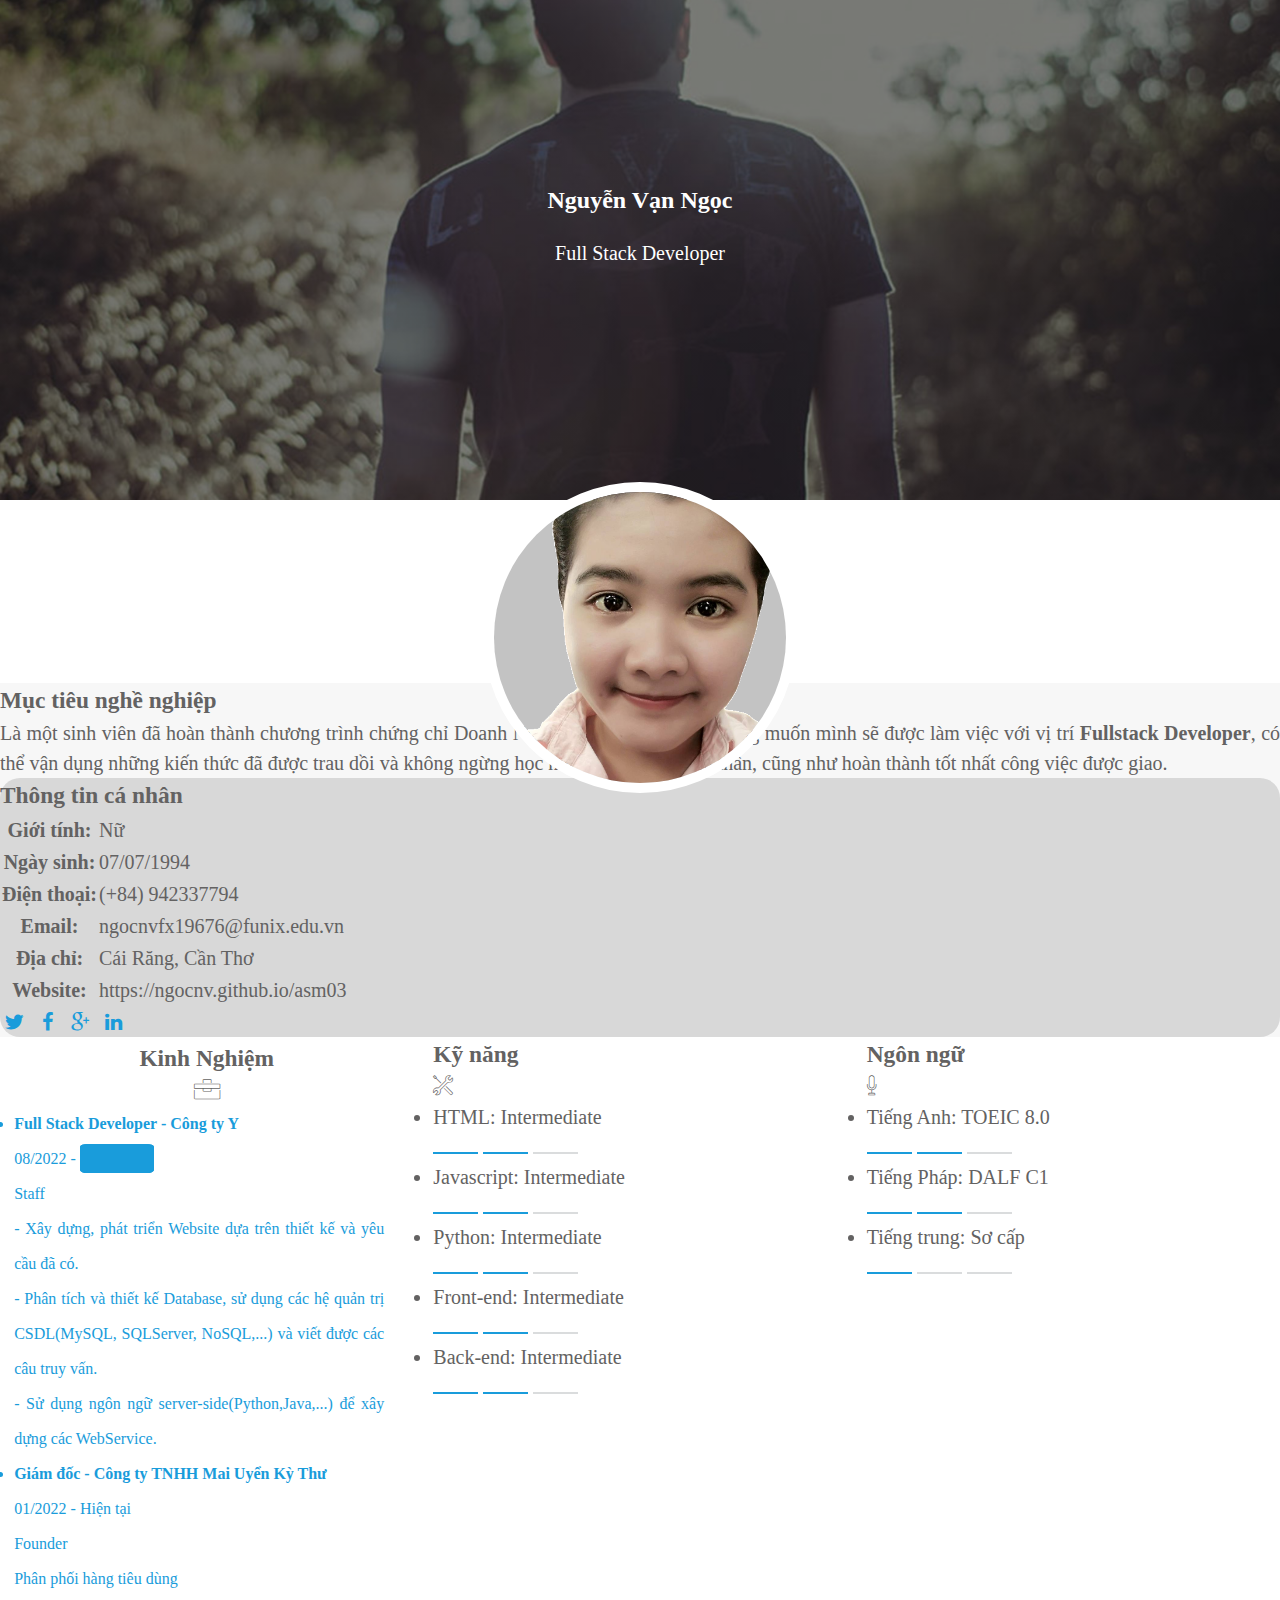
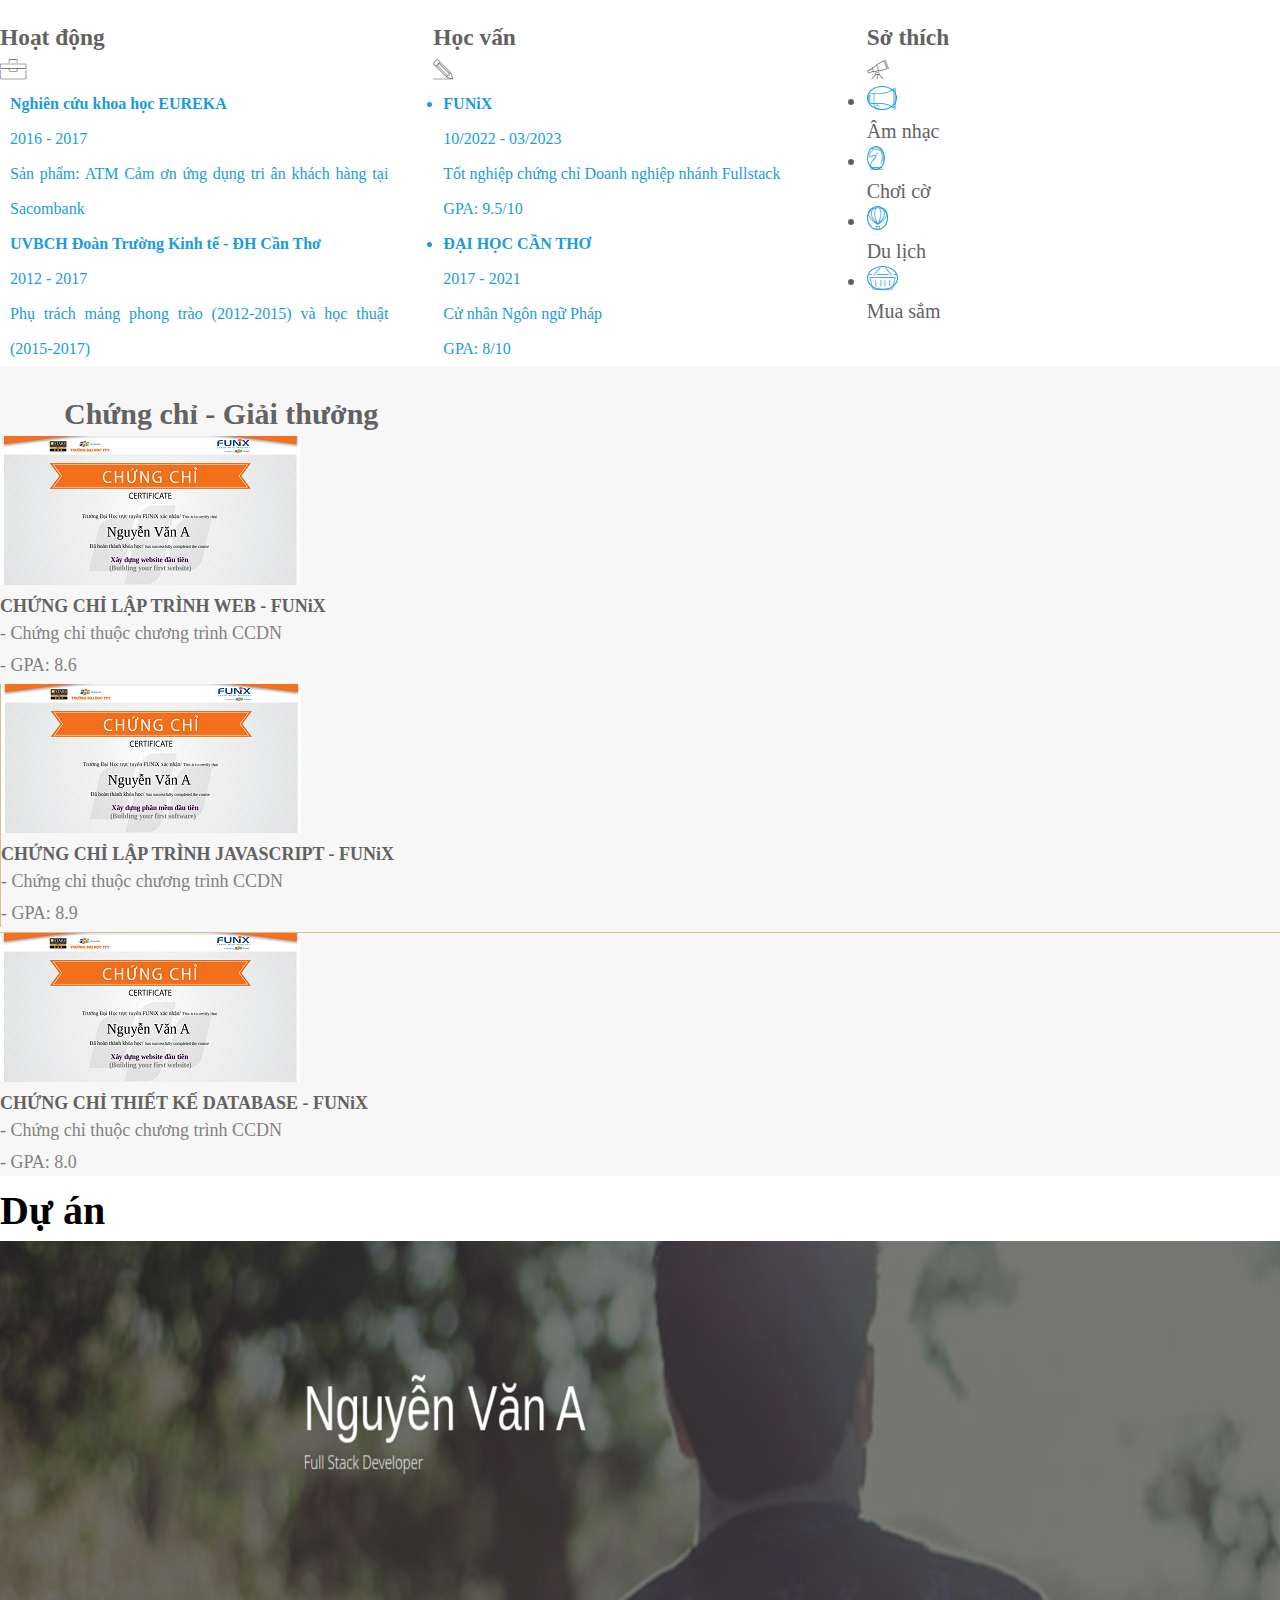
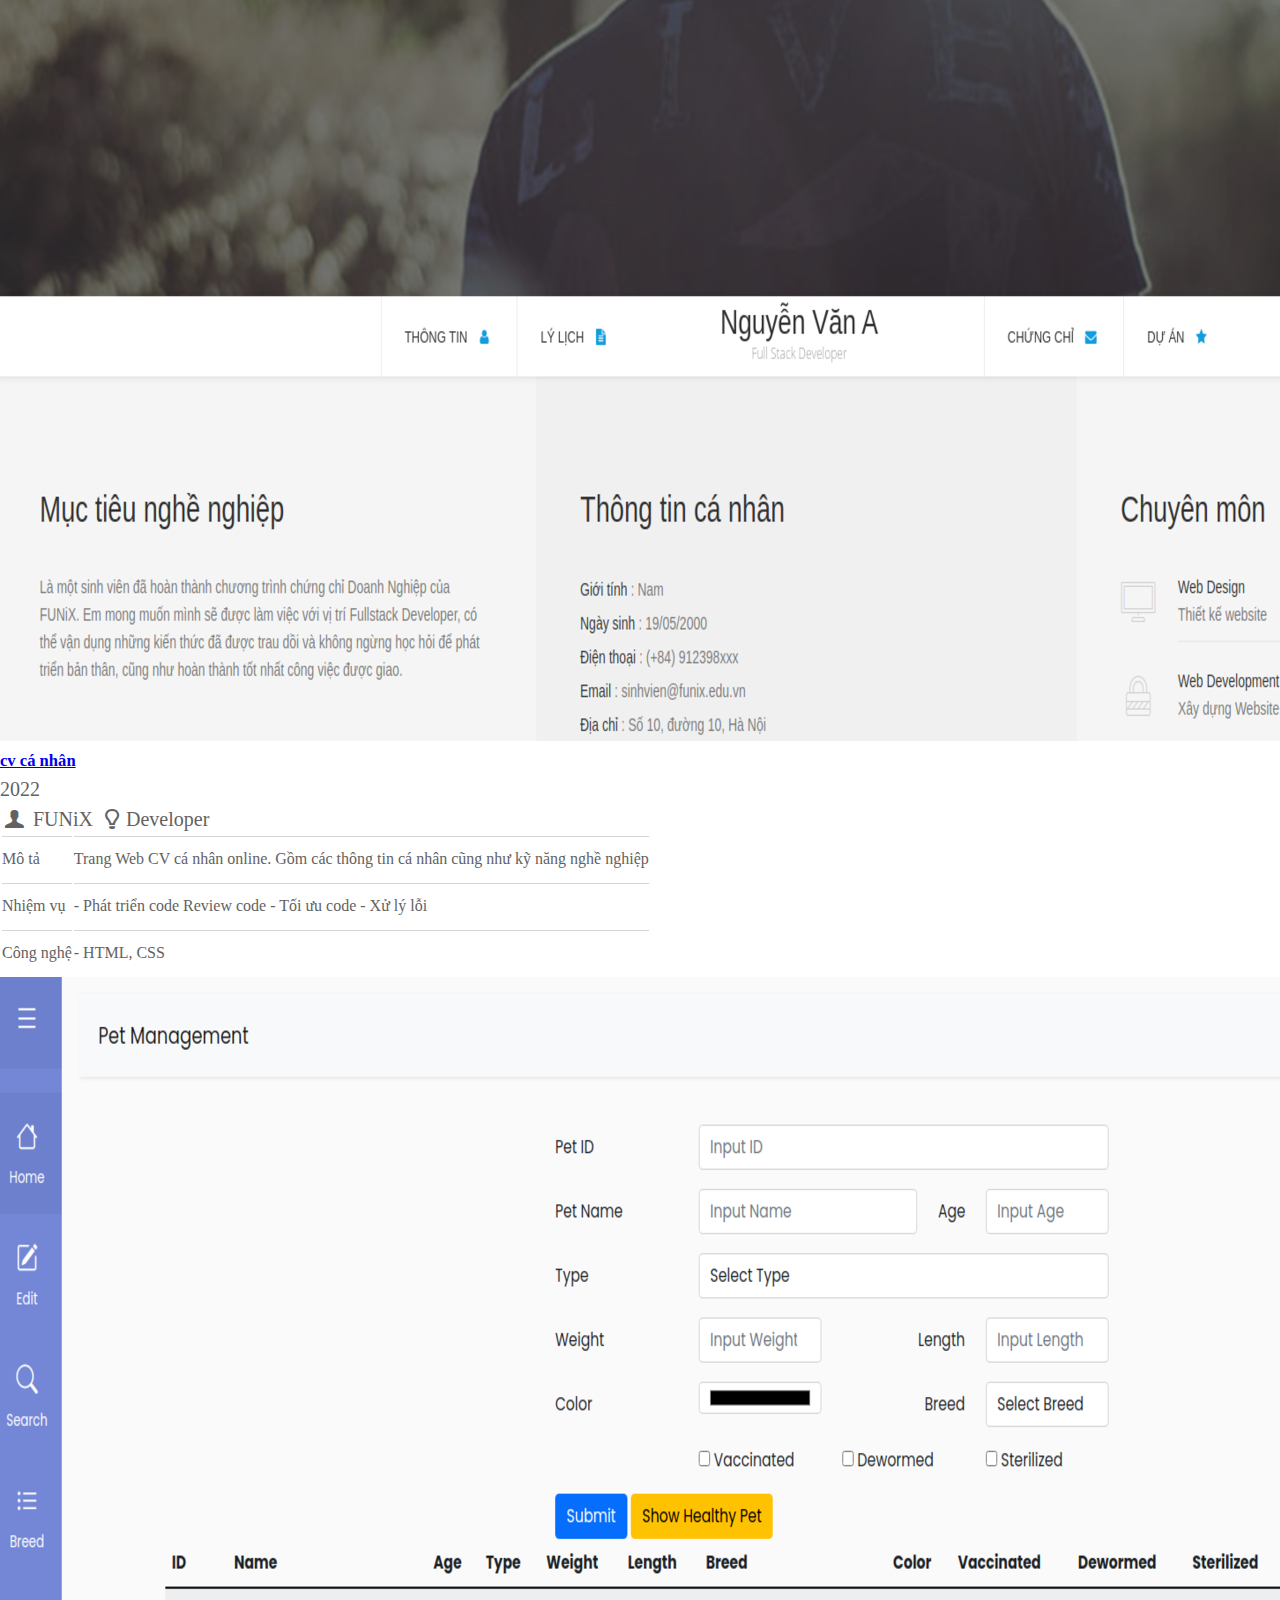
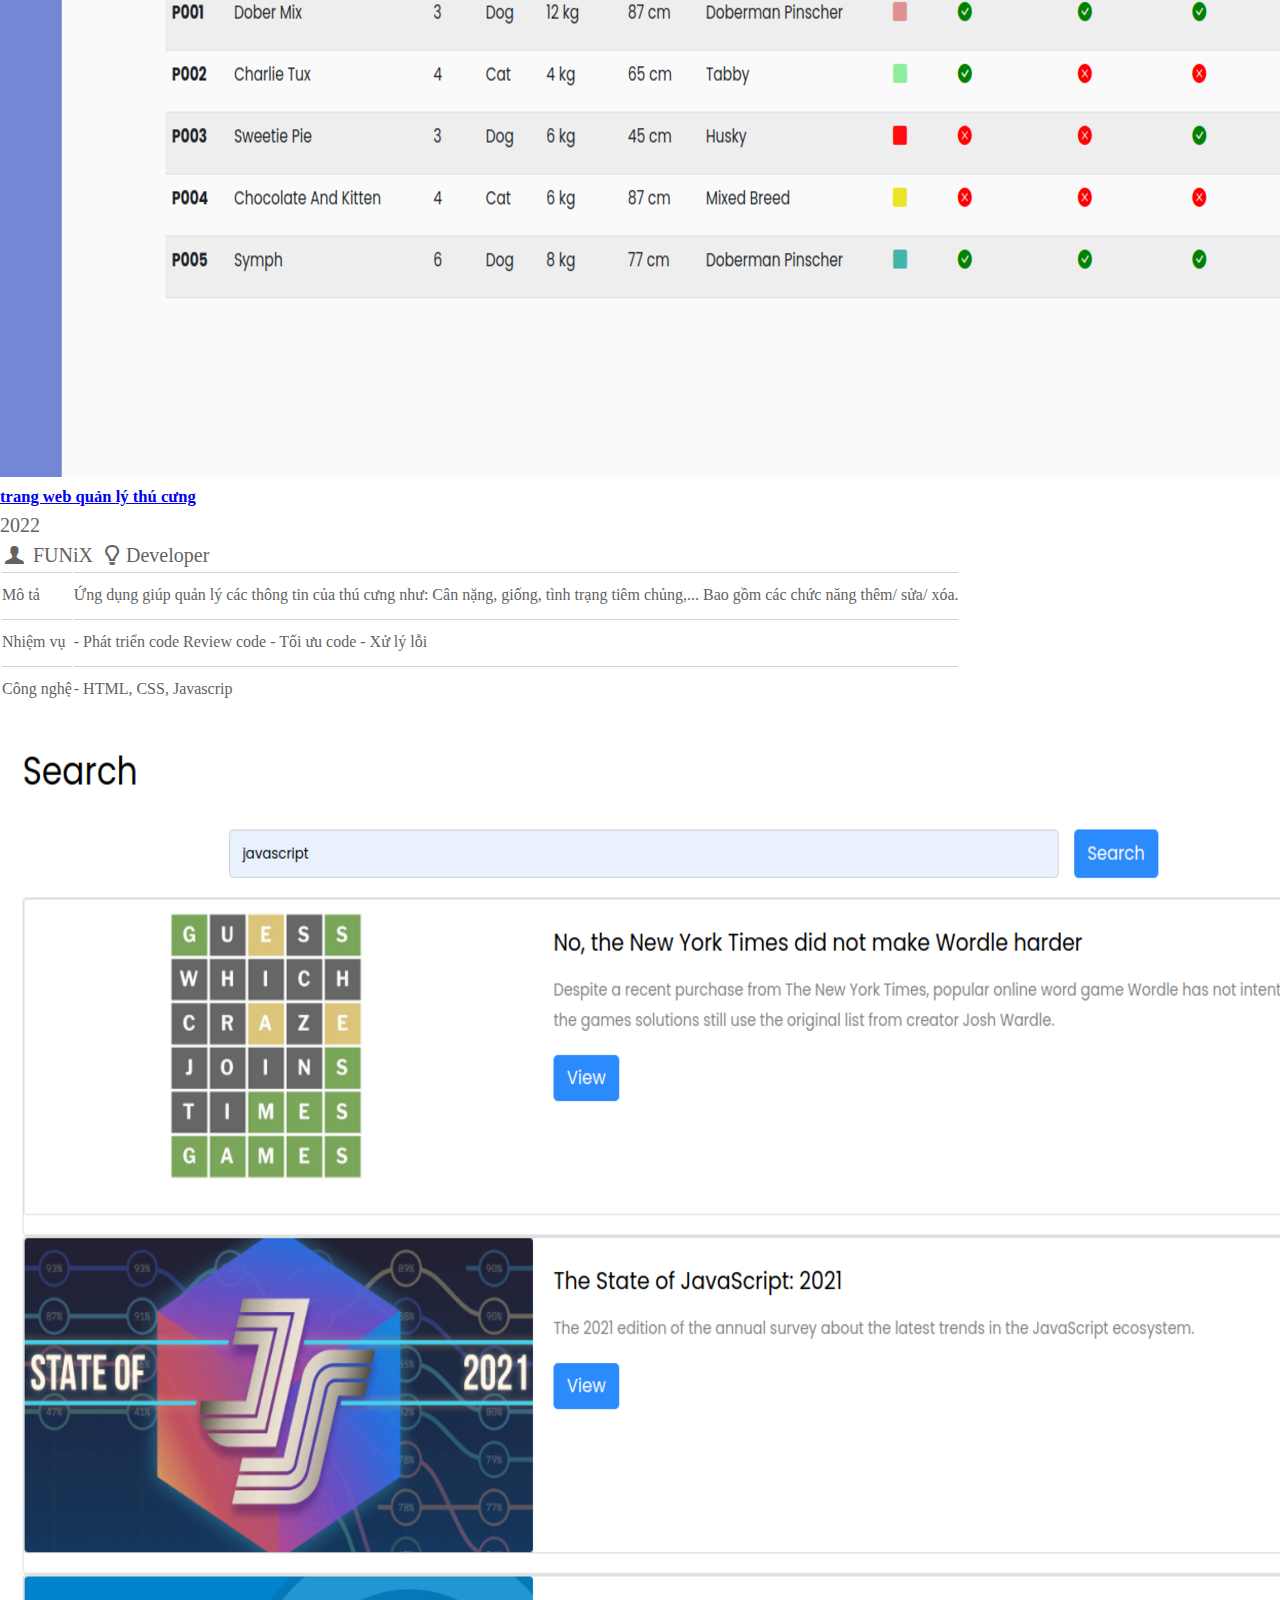
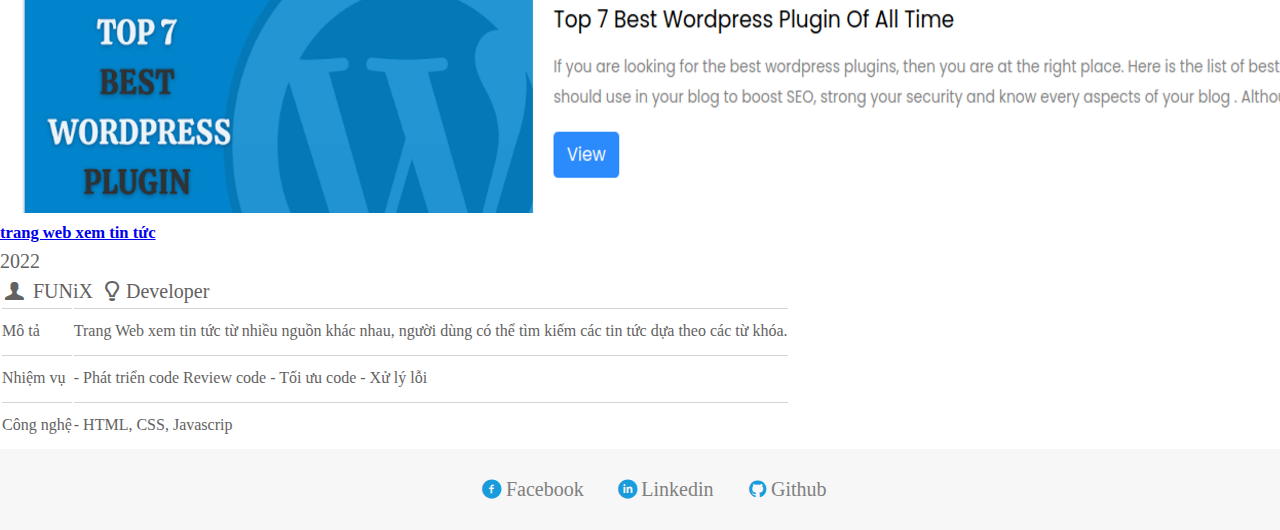
<file: index.html>
<!DOCTYPE html>
<html lang="en">
  <head>
    <meta charset="UTF-8" />
    <meta http-equiv="X-UA-Compatible" content="IE=edge" />
    <meta name="robots" content="noindex" />
    <meta name="viewport" content="width=device-width, initial-scale=1.0" />

    <!--BOOTSTRAP CSS-->
    <link
      href="https://cdn.jsdelivr.net/npm/bootstrap@5.1.3/dist/css/bootstrap.min.css"
      rel="stylesheet"
      integrity="sha384-1BmE4kWBq78iYhFldvKuhfTAU6auU8tT94WrHftjDbrCEXSU1oBoqyl2QvZ6jIW3"
      crossorigin="anonymous"
    />
    <link rel="stylesheet" href="./css/font.css" />
    <link rel="stylesheet" href="./css/laptop.css" />
    <link rel="stylesheet" href="./css/tablet.css" />
    <link rel="stylesheet" href="./css/mobile.css" />
    <title>Assignment 03</title>
  </head>

  <body>
    <!--Banner-->
    <section class="banner">
      <div class="container-fluid">
        <div class="banner-wrap">
          <h1>Nguyễn Vạn Ngọc</h1>
          <p>Full Stack Developer</p>
          <!--<p><a class="btn btn-lg btn-primary" href="#">Contact me</a></p>-->
        </div>
      </div>
    </section>

    <!--Menu nav-bar-->
    <section id="nav-bar">
      <nav class="container">
        <div class="row align-items-center border-top border-bottom nav-bar">
          <!--<div class="navbar">-->
          <div class="col menu-nav pt-4 pb-4 border-star border-end">
            <i class="icon-user"></i><a href="#about">Thông tin</a>
          </div>
          <div class="col menu-nav pt-4 pb-4 border-star border-end">
            <i class="icon-doc-text-inv"></i><a href="#job-info">Lý lịch</a>
          </div>
          <div
            class="col menu-nav nav-name d-none d-lg-block border-star border-end"
          >
            <!-- avatar - nang cao -->
            <div class="avatar d-none d-lg-block">
              <img src="./images/PICTURE-removebg-preview.png" alt="avatar" />
            </div>
            <!-- avatar - nang cao -->
            <div class="name collapse">
              <h6>Nguyễn Vạn Ngọc</h6>
              <p>Full Stack Developer</p>
            </div>
          </div>
          <div class="col menu-nav pt-4 pb-4 border-star border-end">
            <i class="icon-mail-alt"></i><a href="#certificate">Chứng chỉ</a>
          </div>
          <div class="col menu-nav pt-4 pb-4 border-star border-end">
            <i class="icon-star-1"></i><a href="#project">Dự Án</a>
          </div>
          <!--</div>-->
        </div>
      </nav>
    </section>

    <!--INFO-->
    <section id="about" class="bg-grey">
      <div class="container-fluid p-lg-5 p-2">
        <!--Chia 2 cột-->
        <div class="row row-cols-1 row-cols-sm-2">
          <!-- MỤC TIÊU NGHỀ NGHIỆP-->
          <div class="col">
            <div id="target" class="p-3 p-lg-5">
              <h3 class="section-title my-4">Mục tiêu nghề nghiệp</h3>
              <p>
                Là một sinh viên đã hoàn thành chương trình chứng chỉ Doanh
                Nghiệp của FUNiX. Em mong muốn mình sẽ được làm việc với vị trí
                <b>Fullstack Developer</b>, có thể vận dụng những kiến thức đã
                được trau dồi và không ngừng học hỏi để phát triển bản thân,
                cũng như hoàn thành tốt nhất công việc được giao.
              </p>
            </div>
          </div>
          <!--Target-->

          <!--Personal-->
          <div class="col">
            <div id="personal-info" class="p-3 p-lg-5">
              <h3 class="section-title my-4">Thông tin cá nhân</h3>
              <table class="mt-40 personal">
                <tr>
                  <th>Giới tính:</th>
                  <td class="p-1">Nữ</td>
                </tr>
                <tr>
                  <th>Ngày sinh:</th>
                  <td class="p-1">07/07/1994</td>
                </tr>
                <tr>
                  <th>Điện thoại:</th>
                  <td class="p-1">(+84) 942337794</td>
                </tr>
                <tr>
                  <th>Email:</th>
                  <td class="p-1">ngocnvfx19676@funix.edu.vn</td>
                </tr>
                <tr>
                  <th>Địa chỉ:</th>
                  <td class="p-1">Cái Răng, Cần Thơ</td>
                </tr>
                <tr>
                  <th>Website:</th>
                  <td class="p-1">https://ngocnv.github.io/asm03</td>
                </tr>
              </table>
              <div class="link-icon mt-2">
                <a href="#"><i class="icon-twitter mx-2 icon"></i></a>
                <a href="#"><i class="icon-facebook mx-2 icon"></i></a>
                <a href="#"><i class="icon-gplus mx-2 icon"></i></a>
                <a href="#"><i class="icon-linkedin mx-2 icon"></i></a>
              </div>
              <!---->
            </div>
          </div>
          <!--Personal-->
        </div>
        <!------>
      </div>
      <!--Hết cột-->
    </section>

    <!--phần thông tin việc làm-->
    <section id="job-info">
      <div class="container p-5">
        <div class="job-info-grid row">
          <!--Kinh nghiệm-->
          <article class="experience border orther-1 ">
            <div class="row " >
              <div class="col-9 py-4">
                <h3>Kinh Nghiệm</h3>
              </div>
              <div class="col-3 py-4">
                <i class="text-info fs-2 ic-toolbox"></i>
              </div>
              <!--Nội dung-->
              <ul class="set-height1 col-12 ps-5 list-group">
                <li class="dots text-dark">
                  <span class="job-dots"><b>Full Stack Developer - Công ty Y</b><br />
                    <span class="fst-italic">08/2022 - </span><span class="now">Hiện tại</span> <br />Staff<br />
                  </span>
                  <div class="text-dark">- Xây dựng, phát triển Website dựa trên thiết kế và yêu cầu
                      đã có.</br>
                   - Phân tích và thiết kế Database, sử dụng các hệ quản trị CSDL(MySQL, SQLServer, NoSQL,...) và viết được các câu truy vấn.
                </br>- Sử dụng ngôn ngữ server-side(Python,Java,...) để xây dựng các WebService.
                  </p>
                </div>
                </li>
                <!-- Kinh nghiệm 2 bắt đầu -->
                <li class="dots text-dark">
                  <span class="job-dots"><b>Giám đốc - Công ty TNHH Mai Uyển Kỳ Thư</b><br />
                    <span class="fst-italic">01/2022 - Hiện tại</span> <br />Founder<br />
                    Phân phối hàng tiêu dùng</span>
                </li>
              </ul>
            </div>
          </article>

          <!--Kỹ năng-->
          <article class="skill border orther-2">
            <div class="row">
              <div class="col-9 py-4 ps-5">
                <h3>Kỹ năng</h3>
              </div>
              <div class="col-3 py-4 ">
                <i class="text-info fs-2  ic-tools-2"></i>
              </div>
              <ul  class="ps-5 set-height2 col-12 ms-3 list-unstyled">
                <!--Kỹ năng 1 bắt đầu-->
                <li>HTML: Intermediate</li>
                <div>
                  <span class="html-skill"></span>
                  <span class="html1-skill"></span>
                  <span class="html2-skill"></span>
                </div>
                <!--Kỹ năng 2 bắt đầu-->
                <li>Javascript: Intermediate</li>
                <div class="line-blue-grey">
                  <span class="java-skill"></span>
                  <span class="java1-skill"></span>
                  <span class="java2-skill"></span>
                </div>
                <!--Kỹ năng 3 bắt đầu-->
                <li>Python: Intermediate</li>
                <div class="line-blue-grey">
                  <span class="py-skill"></span>
                  <span class="py1-skill"></span>
                  <span class="py2-skill"></span>
                </div>
                <!--Kỹ năng 4 bắt đầu-->
                <li>Front-end: Intermediate</li>
                <div class="line-blue-grey">
                  <span class="fr-skill"></span>
                  <span class="fr1-skill"></span>
                  <span class="fr2-skill"></span>
                </div>
                <!--Kỹ năng 5 bắt đầu-->
                <li>Back-end: Intermediate</li>
                <div class="line-blue-grey">
                  <span class="back-skill"></span>
                  <span class="back1-skill"></span>
                  <span class="back2-skill"></span>
                </div>
              </ul>
            </div>
          </article>

          <!--Ngôn ngữ-->
          <article class="lang border orther-3">
            <div class="row">
              <div class="col-9 py-4 ps-5">
                <h3>Ngôn ngữ</h3>
              </div>
              <div class="col-3 py-4">
                <i class="text-info fs-2 ic-mic"></i>
              </div>
              <ul  class="ps-5 set-height2 col-12 ms-3 list-unstyled">
                <!--Ngôn ngữ 1 bắt đầu-->
                <li>Tiếng Anh: TOEIC 8.0</li>
                <div class="line-blue-grey" >
                  <span class="english"></span>
                  <span class="english1"></span>
                  <span class="english2"></span>
                </div>
                <!--Ngôn ngữ 2 bắt đầu-->
                <li>Tiếng Pháp: DALF C1</li>
                <div  class="line-blue-grey">
                  <span class="france"></span>
                  <span class="france1"></span>
                  <span class="france2"></span>
                </div>
                <!--Ngôn ngữ 3 bắt đầu-->
                <li>Tiếng trung: Sơ cấp</li>
                <div class="line-blue-grey">
                  <span class="chinese"></span>
                  <span class="chinese1"></span>
                  <span class="chinese2"></span>
                </div>
              </ul>
            </div>
          </article>

          <!--Hoạt động-->
          <article class="activities border orther-4">
            <div class="row">
              <div class="col-9 py-4 ps-5">
                <h3>Hoạt động</h3>
              </div>
              <div class="col-3 py-4">
                <i class="text-info fs-2 ic-toolbox"></i>
              </div>
              <ul class="set-height1 col-12 ps-5 list-group  ">
                <!-- HD1 bắt đầu-->
              
                <li class="dots text-dark">
                  <span class="job-dots"><b>Nghiên cứu khoa học EUREKA</b></span><br />
                    <span class="fst-italic"> 2016 - 2017</span>
                    <p class="text-dark">Sản phẩm: ATM Cảm ơn ứng dụng tri ân khách hàng tại
                    Sacombank</p
                  >
                </li>

                <!-- HD2 bắt đầu-->
                <li class="dots text-dark">
                  <span class="job-dots"><b>UVBCH Đoàn Trường Kinh tế - ĐH Cần Thơ</b></span><br />
                    <span class="fst-italic"> 2012 - 2017</span>
                    <p class="text-dark">Phụ trách mảng phong trào (2012-2015) và học thuật
                      (2015-2017)</p
                  >
                </li>                
              </ul>
            </div>
          </article>

          <!--Học vấn-->
          <article class="education border orther-5">
            <div class="row">
              <div class="col-9 py-4 ps-5">
                <h3>Học vấn</h3>
              </div>
              <div class="col-3 py-4">
                <i class="text-info fs-2 ic-pencil"></i>
              </div>
                <!--bảng học vấn bắt đầu-->
                <ul class="set-height1 col-12 ps-5 list-group ">
                  <li class="dots text-dark">
                    <span class="job-dots"><b>FUNiX</b></span><br />
                      <span class="fst-italic"> 10/2022 - 03/2023 </span>
                      <p class="text-dark"> Tốt nghiệp chứng chỉ Doanh nghiệp nhánh Fullstack<br />
                        GPA: 9.5/10</p
                    >
                  </li> 
                  <li class="dots text-dark">
                    <span class="job-dots"><b>ĐẠI HỌC CẦN THƠ</b></span><br />
                      <span class="fst-italic"> 2017 - 2021 </span>
                      <p class="text-dark"> Cử nhân Ngôn ngữ Pháp<br />
                        GPA: 8/10</p
                    >
                  </li> 
                <!--bảng học vấn kết thúc-->
              </ul>
            </div>
          </article>

          <!--Sở thích-->
          <article class="hobby border orther-6">
            <div class="row">
              <div class="col-9 py-4 ps-5">
                <h3>Sở thích</h3>
              </div>
              <div class="col-3 py-4">
                <i class="text-info fs-2 ic-telescope"></i>
              </div>
              <ul class="list-group list-group-horizontal set-height2 col-12 ms-2.5  ">
                <li class="list-group-item border-0 ps-0 pe-0 ms-4 "><div class="border-icon text-" ><i class=" icon ic-megaphone p-3 "></i></div>Âm nhạc</li>
                <li class="list-group-item border-0 ps-2 pe-0"><div class="border-icon" ><i class=" icon ic-strategy p-3"></i></div> Chơi cờ</li>
                <li class="list-group-item border-0 ps-2 pe-0"><div class="border-icon" ><i class="icon ic-hotairballoon p-3"></i></div> Du lịch</li>
                <li class="list-group-item border-0 ps-2 pe-0 "><div class="border-icon" ><i class=" icon ic-basket p-3"></i></div> Mua sắm</li>
              </ul>
            </div>
          </article>
          <!--Kết thúc sở thích-->
        </div>
      </div>
    </section>

    <!--Chứng chỉ-->
    <section id="certificate" class="bg-grey">
      <div class="container">
        <h2 class="section-title">Chứng chỉ - Giải thưởng</h2>

        <!--First row-->
        <div class="grid-cer row py-4 ms-5 certificate-box">

          <!-- Cer 1 -->
          <div class="col-md-6 col-sm-12 cer">
            <div class="grid-items row p-1">
              <div class="col-sm-12 col-lg-6">
                <img
                  class="img-fluid"
                  src="./images/Cert_WEB.png"
                  alt="cert-web"
                />
              </div>
              <div class="col-sm-12 col-lg-6 grid-items-content">
                <h6>Chứng chỉ lập trình web - <span>FUNiX</span></h6>
                <p>- Chứng chỉ thuộc chương trình CCDN</p>
                <p>- GPA: 8.6</p>
              </div>
            </div>
          </div>

          <!-- Cer 2 -->
          <div class="col-md-6 col-sm-12 cer-item-border-left cer2 cer">
            <div class="grid-items row p-1">
              <div class="col-sm-12 col-lg-6">
                <img
                  class="img-fluid"
                  src="./images/Cert_PRF.png"
                  alt="cert-prf"
                />
              </div>
              <div class="col-sm-12 col-lg-6 grid-items-content">
                <h6>CHỨNG CHỈ LẬP TRÌNH JavaScript - <span>FUNiX</span></h6>
                <p>- Chứng chỉ thuộc chương trình CCDN</p>
                <p>- GPA: 8.9</p>
              </div>
            </div>
          </div>
        </div>

        <!--Last row-->
        <div class="grid-cer row py-4 ms-5 certificate-box">
          <!-- Cer 3 -->
          <div class="col-md-6 col-sm-12 cer">
            <div class="grid-items row p-1">
              <div class="col-sm-12 col-lg-6">
                <img
                  class="img-fluid"
                  src="./images/Cert_DBI.png"
                  alt="cert-dbi"
                />
              </div>
              <div class="col-sm-12 col-lg-6 grid-items-content">
                <h6>CHỨNG CHỈ Thiết kế DataBase - <span>FUNiX</span></h6>
                <p>- Chứng chỉ thuộc chương trình CCDN</p>
                <p>- GPA: 8.0</p>
              </div>
            </div>
          </div>
          <!-- Cert 4 -->
          <div class="col-md-6 col-sm-12">
            <div class="grid-items row p-1">
              <div class="col-sm-12 col-lg-6"></div>
              <div class="col-sm-12 col-lg-6 grid-items-content"></div>
            </div>
          </div>
        </div>
      </div>
    </section>

    <!--Dự án-->
    <section id="project">
      <div class="container-fluid">
        <h1 class="section-title d-inline-block m-4 ms-5 ps-5 mb-2"><a href="digital-cv.html">Dự án</a></h1>
        <div class="row py-4 ms-5 me-5"> <!--Dàn ngang 3 cột-->

          <!--cột 1-->
          <div class="col-md-4 col-sm-12  project">
            <div class="grid-project-items border  border-secondary">
              
            <!--BANNER DỰ ÁN 1-->  
              <a href="digital-cv.html"
              ><img class="img-fluid border border-secondary" src="images/project_1.png" alt="project1"
            /></a>

            <!--TÊN DỰ ÁN 1-->
            <div >
              <a class="text-decoration-none text-left" href="digital-cv.html">
              <h5 class="p-3 fs-6 text-uppercase text-dark border-bottom border-secondary">cv cá nhân</h5></a>
            </div>

            <!--Thời gian-->
            <div class="time">
              <ul>
                <li class="time-line rounded-pill btn btn-info text-light">2022</li>
                <li class="time-item1 "><i class="icon-user-1 job-icon"></i> FUNiX</li>
                <li class="time-item1 time-lamp"><i class="icon-lamp job-icon"></i>Developer</li>
              </ul>
            </div>

            <!--NỌI DUNG DỰ ÁN 1-->
            <table class="set-height3 mt-3 border-top border-secondary">
              <tr >
                <td class="discription ps-2">Mô tả</td>
                <td class="pe-3">
                  Trang Web CV cá nhân online. Gồm các thông tin cá nhân cũng
                  như kỹ năng nghề nghiệp
                </td>
              </tr>
              <tr>
                <td class="discription ps-2 ">Nhiệm vụ</td>
                <td class="pe-3">- Phát triển code Review code - Tối ưu code - Xử lý lỗi</td>
              </tr>
              <tr>
                <td class="discription ps-2">Công nghệ</td>
                <td class="pe-3">- HTML, CSS</td>
              </tr>
            </table>
          </div>
          </div>

          <!--cột 2-->
          <div class="col-md-4 col-sm-12 project">
            <div class="grid-project-items border border-secondary">
                          
              <!--BANNER DỰ ÁN 2-->
              <a  href="digital-cv.html"
              ><img class="img-fluid border border-secondary" src="images/project_2.png" alt="project2"
            /></a>

              <!--TÊN DỰ ÁN 2-->
              <div >
                <a class="text-decoration-none text-left" href="digital-cv.html">
                <h5 class="p-3 fs-6 text-uppercase text-dark border-bottom border-secondary">trang web quản lý thú cưng</h5></a>
              </div>

            <!--THỜI GIAN-->
             <div class="time">
              <ul>
                <li class="time-line rounded-pill btn btn-info text-light">2022</li>
                <li class="time-item1 "><i class="icon-user-1 job-icon"></i> FUNiX</li>
                <li class="time-item1 time-lamp"><i class="icon-lamp job-icon"></i>Developer</li>
              </ul>
            </div>

            <!--NỘI DUNG DỰ ÁN 2-->
            <table class="set-height3 mt-3 border-top border-secondary">
              <tr>
                <td class="discription ps-2">Mô tả</td>
                <td class="pe-3">
                  Ứng dụng giúp quản lý các thông tin của thú cưng như: Cân
                  nặng, giống, tình trạng tiêm chủng,... Bao gồm các chức năng
                  thêm/ sửa/ xóa.
                </td>
              </tr>
              <tr>
                <td class="discription ps-2">Nhiệm vụ</td>
                <td class="pe-3">- Phát triển code Review code - Tối ưu code - Xử lý lỗi</td>
              </tr>
              <tr>
                <td class="discription ps-2">Công nghệ</td>
                <td class="pe-3">- HTML, CSS, Javascrip</td>
              </tr>
            </table>
            </div>
          </div>

          <!--cột 3-->
          <div class="col-md-4 col-sm-12 project">
            <div class="grid-project-items border border-secondary">

            <!--BANNER DỰ ÁN 3-->
            <a href="digital-cv.html"
              ><img class="img-fluid border border-secondary" src="images/project_3.png" alt=""
            /></a>

            <!--TÊN DỰ ÁN 3-->
            <div >
              <a class="text-decoration-none text-left" href="digital-cv.html">
              <h5 class="p-3 fs-6 text-uppercase text-dark border-bottom border-secondary">trang web xem tin tức</h5></a>
            </div>

            <!--THỜI GIAN-->
            <div class="time">
              <ul>
                <li class="time-line rounded-pill btn btn-info text-light">2022</li>
                <li class="time-item1"><i class="icon-user-1 job-icon"></i> FUNiX</li>
                <li class="time-item1 time-lamp"><i class="icon-lamp job-icon"></i>Developer</li>
              </ul>
            </div>

            <!--NỘI DUNG DỰ ÁN 3-->
            <table class="set-height3 mt-3 border-top border-secondary">
              <tr>
                <td class="discription ps-2">Mô tả</td>
                <td class="pe-3">
                  Trang Web xem tin tức từ nhiều nguồn khác nhau, người dùng có
                  thể tìm kiếm các tin tức dựa theo các từ khóa.
                </td>
              </tr>
              <tr>
                <td class="discription ps-2">Nhiệm vụ</td>
                <td class="pe-3">- Phát triển code Review code - Tối ưu code - Xử lý lỗi</td>
              </tr>
              <td class="discription ps-2">Công nghệ</td>
                <td class="pe-3">- HTML, CSS, Javascrip</td>
              </tr>
            </table>
          </div>
          </div>

        </div>
      </div>
    </section>

    <footer>
      <!--liên hệ-->
      <section id="footer" class="bg-grey">
        <div class="container-fluid">
          <ul>
            <li>
              <i class="icon-facebook-circled"></i
              ><a href="https://www.facebook.com/nguyenvanngoc.7794/" alt=""
                >Facebook</a
              >
            </li>
            <li>
              <i class="icon-linkedin-circled"></i
              ><a href="https://www.linkedin.com/">Linkedin</a>
            </li>
            <li>
              <i class="icon-github-circled"></i
              ><a href="https://github.com/">Github</a>
            </li>
          </ul>
        </div>
      </section>
    </footer>
    <script
      src="https://cdn.jsdelivr.net/npm/bootstrap@5.1.3/dist/js/bootstrap.bundle.min.js"
      integrity="sha384-ka7Sk0Gln4gmtz2MlQnikT1wXgYsOg+OMhuP+IlRH9sENBO0LRn5q+8nbTov4+1p"
      crossorigin="anonymous"
    ></script>
  
  </body>
</html>
</file>
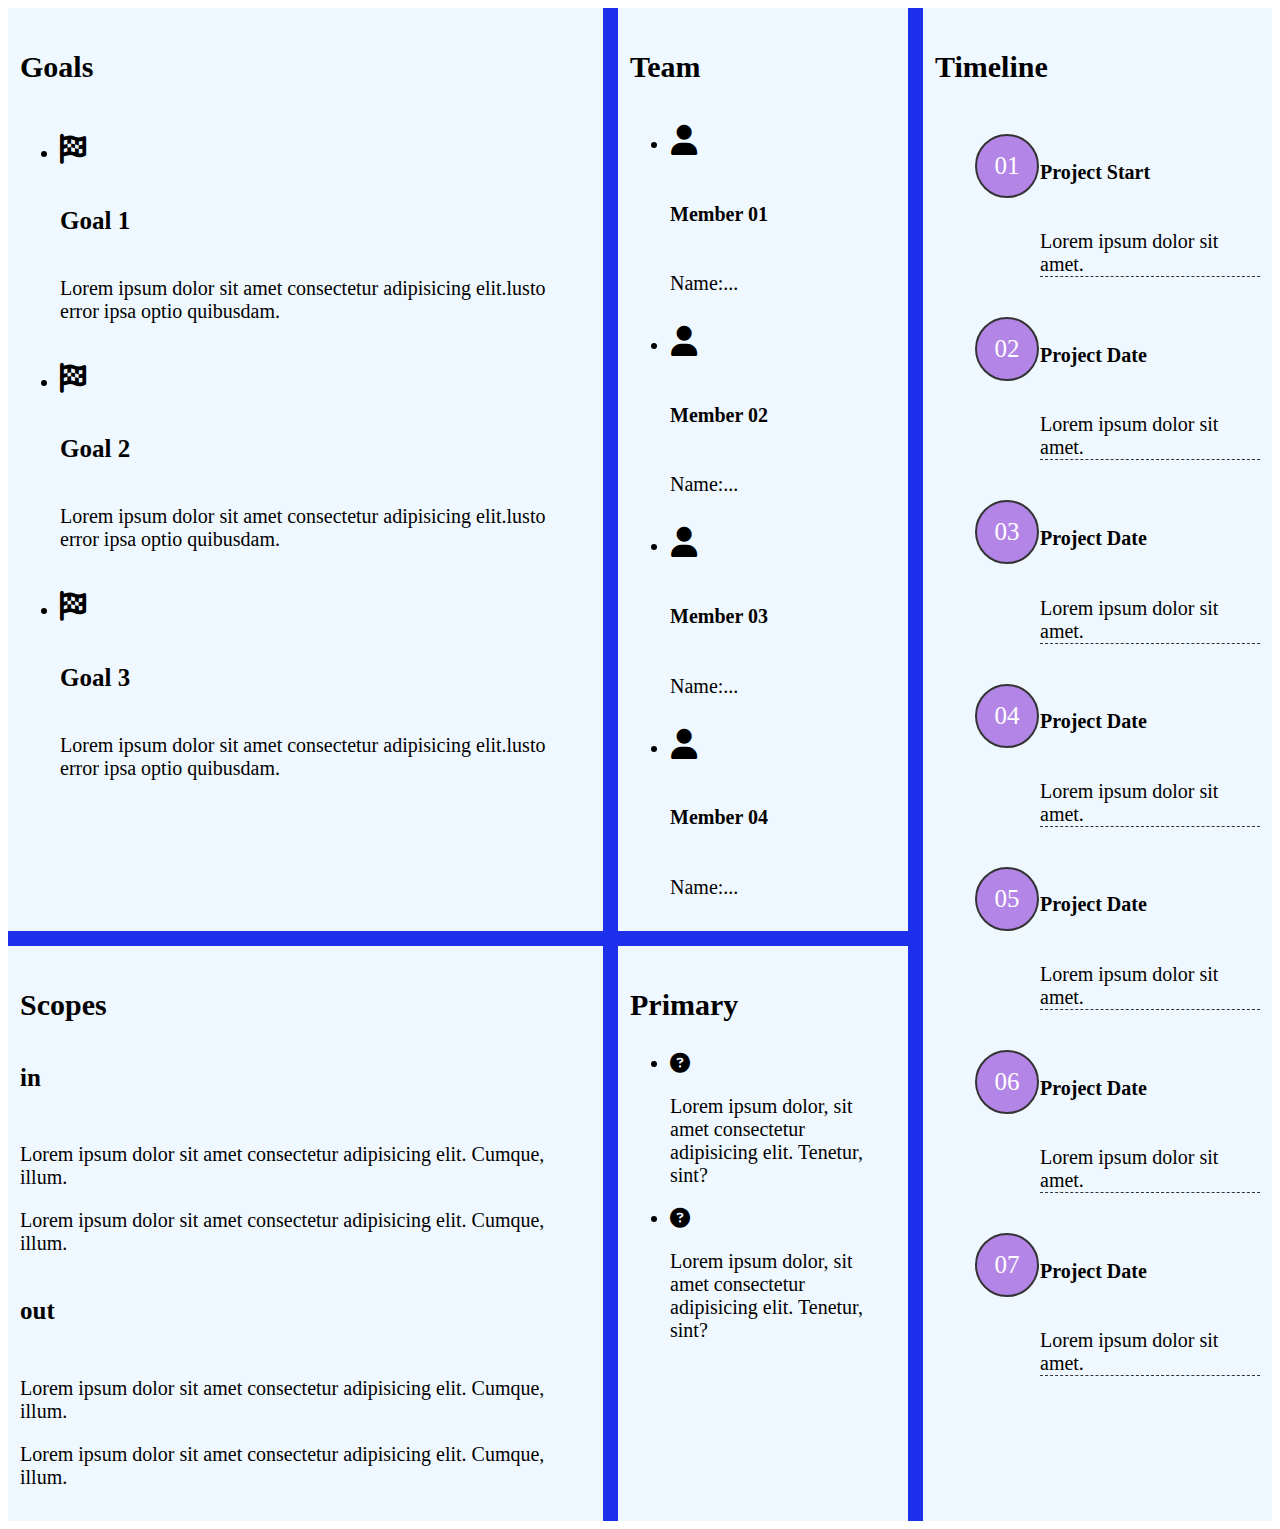
<file: digital-cv.html>
<!DOCTYPE html>
<html lang="en">
  <head>
    <meta charset="UTF-8" />
    <meta http-equiv="X-UA-Compatible" content="IE=edge" />
    <meta name="viewport" content="width=device-width, initial-scale=1.0" />

    <link
      href="https://cdn.jsdelivr.net/npm/bootstrap@5.1.3/dist/css/bootstrap.min.css"
      rel="stylesheet"
      integrity="sha384-1BmE4kWBq78iYhFldvKuhfTAU6auU8tT94WrHftjDbrCEXSU1oBoqyl2QvZ6jIW3"
      crossorigin="anonymous"
    />
    <link
      rel="stylesheet"
      href="https://cdn.jsdelivr.net/npm/bootstrap-icons@1.9.1/font/bootstrap-icons.css"
      integrity="sha384-xeJqLiuOvjUBq3iGOjvSQSIlwrpqjSHXpduPd6rQpuiM3f5/ijby8pCsnbu5S81n"
      crossorigin="anonymous"
    />

    <link
      rel="stylesheet"
      href="https://cdnjs.cloudflare.com/ajax/libs/font-awesome/6.2.0/css/all.min.css"
    />
    <link rel="stylesheet" href="./css/digital-cv.css" />
    <title>Digital CV</title>
  </head>
  <body>
    <div class="container">
      <section class="p-3">
        <div class="card-item goals">
          <h3 class="border-bottom border-2 border-info py-2 text-primary">
            Goals
          </h3>
          <ul>
            <li class="goal-item row border-bottom mt-2" style="width: 100%">
              <div class="col-lg-2 pt-1 fs-4 text-center">
                <i class="fa-solid fa-flag-checkered"></i>
              </div>
              <div class="col-lg-10">
                <h5>Goal 1</h5>
                <p>
                  Lorem ipsum dolor sit amet consectetur adipisicing elit.lusto
                  error ipsa optio quibusdam.
                </p>
              </div>
            </li>

            <li class="goal-item row border-bottom mt-2" style="width: 100%">
              <div class="col-lg-2 pt-1 fs-4 text-center">
                <i class="fa-solid fa-flag-checkered"></i>
              </div>
              <div class="col-lg-10">
                <h5>Goal 2</h5>
                <p>
                  Lorem ipsum dolor sit amet consectetur adipisicing elit.lusto
                  error ipsa optio quibusdam.
                </p>
              </div>
            </li>

            <li class="goal-item row border-bottom mt-2" style="width: 100%">
              <div class="col-lg-2 pt-1 fs-4 text-center">
                <i class="fa-solid fa-flag-checkered"></i>
              </div>
              <div class="col-lg-10">
                <h5>Goal 3</h5>
                <p>
                  Lorem ipsum dolor sit amet consectetur adipisicing elit.lusto
                  error ipsa optio quibusdam.
                </p>
              </div>
            </li>
          </ul>
        </div>
        <div class="card-item team">
          <h3 class="border-bottom border-2 border-info py-2 text-primary">
            Team
          </h3>
          <ul class="px-2">
            <li class="row">
              <div class="col-lg-2 fs-4 p-0 text-center">
                <i class="fa-solid fa-user"></i>
              </div>
              <div class="col-lg-10">
                <h6>Member 01</h6>
                <p>Name:...</p>
              </div>
            </li>

            <li class="row">
              <div class="col-lg-2 fs-4 p-0 text-center">
                <i class="fa-solid fa-user"></i>
              </div>
              <div class="col-lg-10">
                <h6>Member 02</h6>
                <p>Name:...</p>
              </div>
            </li>

            <li class="row">
              <div class="col-lg-2 fs-4 p-0 text-center">
                <i class="fa-solid fa-user"></i>
              </div>
              <div class="col-lg-10">
                <h6>Member 03</h6>
                <p>Name:...</p>
              </div>
            </li>
            <li class="row">
              <div class="col-lg-2 fs-4 p-0 text-center">
                <i class="fa-solid fa-user"></i>
              </div>
              <div class="col-lg-10">
                <h6>Member 04</h6>
                <p>Name:...</p>
              </div>
            </li>
          </ul>
        </div>
        <div class="card-item timeline">
          <h3 class="border-bottom border-2 border-info py-2 text-primary">
            Timeline
          </h3>
          <ul class="list-unstyled ps-2">
            <li class="mt-1">
              <div class="number">01</div>
              <div>
                <h6>Project Start</h6>
                <p class="mb-1">Lorem ipsum dolor sit amet.</p>
              </div>
            </li>

            <li class="mt-3">
              <div class="number">02</div>
              <div>
                <h6>Project Date</h6>
                <p class="mb-1">Lorem ipsum dolor sit amet.</p>
              </div>
            </li>

            <li class="mt-3">
              <div class="number">03</div>
              <div>
                <h6>Project Date</h6>
                <p class="mb-1">Lorem ipsum dolor sit amet.</p>
              </div>
            </li>

            <li class="mt-3">
              <div class="number">04</div>
              <div>
                <h6>Project Date</h6>
                <p class="mb-1">Lorem ipsum dolor sit amet.</p>
              </div>
            </li>

            <li class="mt-3">
              <div class="number">05</div>
              <div>
                <h6>Project Date</h6>
                <p class="mb-1">Lorem ipsum dolor sit amet.</p>
              </div>
            </li>

            <li class="mt-3">
              <div class="number">06</div>
              <div>
                <h6>Project Date</h6>
                <p class="mb-1">Lorem ipsum dolor sit amet.</p>
              </div>
            </li>
            <li class="mt-3">
              <div class="number">07</div>
              <div>
                <h6>Project Date</h6>
                <p class="mb-1">Lorem ipsum dolor sit amet.</p>
              </div>
            </li>
          </ul>
        </div>
        <div class="card-item scopes">
          <h3 class="border-bottom border-2 border-info py-2 text-primary">
            Scopes
          </h3>
          <div class="row">
            <div class="col-lg p-4 pt-1">
              <h5 class="text-uppercase">in</h5>
              <p>
                Lorem ipsum dolor sit amet consectetur adipisicing elit. Cumque,
                illum.
              </p>
              <p>
                Lorem ipsum dolor sit amet consectetur adipisicing elit. Cumque,
                illum.
              </p>
            </div>

            <div class="col-lg p-4 pt-1">
              <h5 class="text-uppercase">out</h5>
              <p>
                Lorem ipsum dolor sit amet consectetur adipisicing elit. Cumque,
                illum.
              </p>
              <p>
                Lorem ipsum dolor sit amet consectetur adipisicing elit. Cumque,
                illum.
              </p>
            </div>
          </div>
        </div>
        <div class="card-item primary">
          <h3 class="border-bottom border-2 border-info py-2 text-primary">
            Primary
          </h3>
          <ul class="px-2">
            <li class="row">
              <div class="col-lg-2 fs-4 text-center">
                <i class="fa-solid fa-circle-question"></i>
              </div>
              <div class="col-lg-10">
                <p>
                  Lorem ipsum dolor, sit amet consectetur adipisicing elit.
                  Tenetur, sint?
                </p>
              </div>
            </li>
            <li class="row">
              <div class="col-lg-2 fs-4 text-center">
                <i class="fa-solid fa-circle-question"></i>
              </div>
              <div class="col-lg-10">
                <p>
                  Lorem ipsum dolor, sit amet consectetur adipisicing elit.
                  Tenetur, sint?
                </p>
              </div>
            </li>
          </ul>
        </div>
      </section>
    </div>

    <script
      src="https://cdn.jsdelivr.net/npm/bootstrap@5.0.2/dist/js/bootstrap.bundle.min.js"
      integrity="sha384-MrcW6ZMFYlzcLA8Nl+NtUVF0sA7MsXsP1UyJoMp4YLEuNSfAP+JcXn/tWtIaxVXM"
      crossorigin="anonymous"
    ></script>
  </body>
</html>
</file>
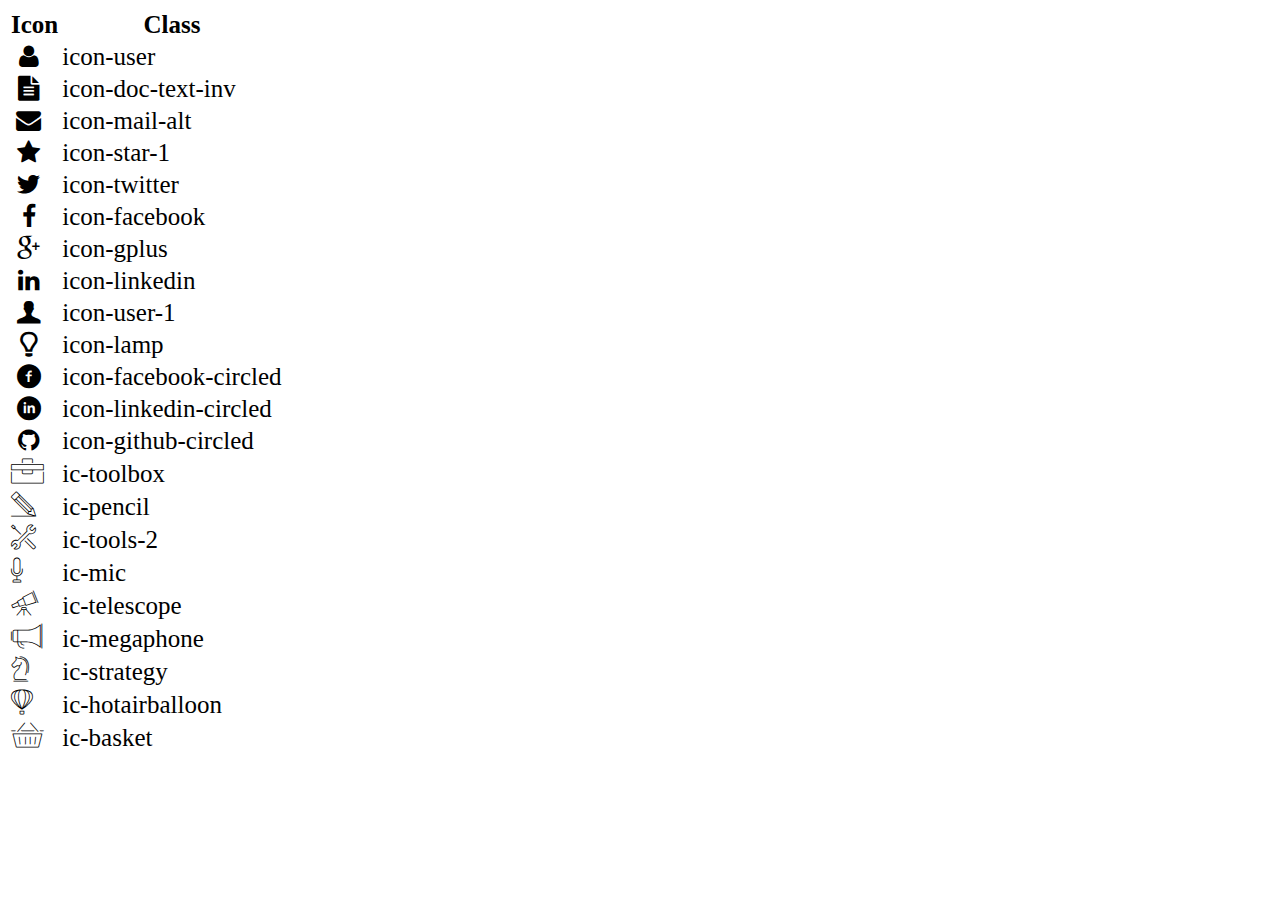
<file: icon-list.html>
<!DOCTYPE html>
<html lang="en">

<head>
    <meta charset="UTF-8">
    <meta http-equiv="X-UA-Compatible" content="IE=edge">
    <meta name="viewport" content="width=device-width, initial-scale=1.0">
    <link rel="stylesheet" href="css/font.css">
    <title>Icon List</title>
</head>

<body>
    <table style="font-size: 25px;">
        <thead>
            <tr>
                <th>Icon</th>
                <th>Class</th>
            </tr>
        </thead>
        <tbody>
            <tr>
                <td><i class="icon-user"></i></td>
                <td>icon-user</td>
            </tr>
            <tr>
                <td><i class="icon-doc-text-inv"></i></td>
                <td>icon-doc-text-inv</td>
            </tr>
            <tr>
                <td><i class="icon-mail-alt"></i></td>
                <td>icon-mail-alt</td>
            </tr>
            <tr>
                <td><i class="icon-star-1"></i></td>
                <td>icon-star-1</td>
            </tr>
            <tr>
                <td><i class="icon-twitter"></i></td>
                <td>icon-twitter</td>
            </tr>
            <tr>
                <td><i class="icon-facebook"></i></td>
                <td>icon-facebook</td>
            </tr>
            <tr>
                <td><i class="icon-gplus"></i></td>
                <td>icon-gplus</td>
            </tr>
            <tr>
                <td><i class="icon-linkedin"></i></td>
                <td>icon-linkedin</td>
            </tr>
            <tr>
                <td><i class="icon-user-1"></i></td>
                <td>icon-user-1</td>
            </tr>
            <tr>
                <td><i class="icon-lamp"></i></td>
                <td>icon-lamp</td>
            </tr>
            <tr>
                <td><i class="icon-facebook-circled"></i></td>
                <td>icon-facebook-circled</td>
            </tr>
            <tr>
                <td><i class="icon-linkedin-circled"></i></td>
                <td>icon-linkedin-circled</td>
            </tr>
            <tr>
                <td><i class="icon-github-circled"></i></td>
                <td>icon-github-circled</td>
            </tr>
            <tr>
                <td><i class="ic-toolbox"></i></td>
                <td>ic-toolbox</td>
            </tr>
            <tr>
                <td><i class="ic-pencil"></i></td>
                <td>ic-pencil</td>
            </tr>
            <tr>
                <td><i class="ic-tools-2"></i></td>
                <td>ic-tools-2</td>
            </tr>

            <tr>
                <td><i class="ic-mic"></i></td>
                <td>ic-mic</td>
            </tr>
            <tr>
                <td><i class="ic-telescope"></i></td>
                <td>ic-telescope</td>
            </tr>
            <tr>
                <td><i class="ic-megaphone"></i></td>
                <td>ic-megaphone</td>
            </tr>
            <tr>
                <td><i class="ic-strategy"></i></td>
                <td>ic-strategy</td>
            </tr>
            <tr>
                <td><i class="ic-hotairballoon"></i></td>
                <td>ic-hotairballoon</td>
            </tr>
            <tr>
                <td><i class="ic-basket"></i></td>
                <td>ic-basket</td>
            </tr>
        </tbody>
    </table>
</body>

</html>
</file>
<file: css/font.css>
@font-face {
	font-family: 'open_sanslight';
	src: url('../fonts/OpenSans-Light-webfont.eot');
	src: url('../fonts/OpenSans-Light-webfont.eot#iefix') format('embedded-opentype'),
		url('../fonts/OpenSans-Light-webfont.woff') format('woff'),
		url('../fonts/OpenSans-Light-webfont.ttf') format('truetype'),
		url('../fonts/OpenSans-Light-webfont.svg#open_sanslight') format('svg');
	font-weight: normal;
	font-style: normal;

}

@font-face {
	font-family: 'open_sansitalic';
	src: url('../fonts/OpenSans-Italic-webfont.eot');
	src: url('../fonts/OpenSans-Italic-webfont.eot#iefix') format('embedded-opentype'),
		url('../fonts/OpenSans-Italic-webfont.woff') format('woff'),
		url('../fonts/OpenSans-Italic-webfont.ttf') format('truetype'),
		url('../fonts/OpenSans-Italic-webfont.svg#open_sansitalic') format('svg');
	font-weight: normal;
	font-style: normal;

}

@font-face {
	font-family: 'open_sanssemibold';
	src: url('../fonts/OpenSans-Semibold-webfont.eot');
	src: url('../fonts/OpenSans-Semibold-webfont.eot#iefix') format('embedded-opentype'),
		url('../fonts/OpenSans-Semibold-webfont.woff') format('woff'),
		url('../fonts/OpenSans-Semibold-webfont.ttf') format('truetype'),
		url('../fonts/OpenSans-Semibold-webfont.svg#open_sanssemibold') format('svg');
	font-weight: normal;
	font-style: normal;

}


@font-face {
	font-family: 'open_sanslight_italic';
	src: url('../fonts/OpenSans-LightItalic-webfont.eot');
	src: url('../fonts/OpenSans-LightItalic-webfont.eot#iefix') format('embedded-opentype'),
		url('../fonts/OpenSans-LightItalic-webfont.woff') format('woff'),
		url('../fonts/OpenSans-LightItalic-webfont.ttf') format('truetype'),
		url('../fonts/OpenSans-LightItalic-webfont.svg#open_sanslight_italic') format('svg');
	font-weight: normal;
	font-style: normal;

}

@font-face {
	font-family: 'open_sansregular';
	src: url('../fonts/OpenSans-Regular-webfont.eot');
	src: url('../fonts/OpenSans-Regular-webfont.eot#iefix') format('embedded-opentype'),
		url('../fonts/OpenSans-Regular-webfont.woff') format('woff'),
		url('../fonts/OpenSans-Regular-webfont.ttf') format('truetype'),
		url('../fonts/OpenSans-Regular-webfont.svg#open_sansregular') format('svg');
	font-weight: normal;
	font-style: normal;

}


@font-face {
	font-family: 'fontello';
	src: url('../fonts/fontello.eot');
	src: url('../fonts/fontello.eot#iefix') format('embedded-opentype'),
		url('../fonts/fontello.woff') format('woff'),
		url('../fonts/fontello.ttf') format('truetype'),
		url('../fonts/fontello.svg#fontello') format('svg');
	font-weight: normal;
	font-style: normal;
}

[class^="icon-"]:before,
[class*=" icon-"]:before {
	font-family: "fontello";
	font-style: normal;
	font-weight: normal;
	speak: none;

	display: inline-block;
	text-decoration: inherit;
	width: 1em;
	margin-right: .2em;
	text-align: center;
	/* opacity: .8; */

	/* For safety - reset parent styles, that can break glyph codes*/
	font-variant: normal;
	text-transform: none;

	/* fix buttons height, for twitter bootstrap */
	line-height: 1em;

	/* Animation center compensation - margins should be symmetric */
	/* remove if not needed */
	margin-left: .2em;

	/* you can be more comfortable with increased icons size */
	/* font-size: 120%; */

	/* Font smoothing. That was taken from TWBS */
	-webkit-font-smoothing: antialiased;
	-moz-osx-font-smoothing: grayscale;

	/* Uncomment for 3D effect */
	/* text-shadow: 1px 1px 1px rgba(127, 127, 127, 0.3); */
}

.icon-emo-happy:before {
	content: '\e800';
}

/* '' */
.icon-emo-wink:before {
	content: '\e801';
}

/* '' */
.icon-emo-wink2:before {
	content: '\e802';
}

/* '' */
.icon-emo-unhappy:before {
	content: '\e803';
}

/* '' */
.icon-emo-sleep:before {
	content: '\e804';
}

/* '' */
.icon-emo-thumbsup:before {
	content: '\e805';
}

/* '' */
.icon-emo-devil:before {
	content: '\e806';
}

/* '' */
.icon-emo-surprised:before {
	content: '\e807';
}

/* '' */
.icon-emo-tongue:before {
	content: '\e808';
}

/* '' */
.icon-emo-coffee:before {
	content: '\e809';
}

/* '' */
.icon-emo-sunglasses:before {
	content: '\e80a';
}

/* '' */
.icon-emo-displeased:before {
	content: '\e80b';
}

/* '' */
.icon-emo-beer:before {
	content: '\e80c';
}

/* '' */
.icon-emo-grin:before {
	content: '\e80d';
}

/* '' */
.icon-emo-angry:before {
	content: '\e80e';
}

/* '' */
.icon-emo-saint:before {
	content: '\e80f';
}

/* '' */
.icon-emo-cry:before {
	content: '\e810';
}

/* '' */
.icon-emo-shoot:before {
	content: '\e811';
}

/* '' */
.icon-emo-squint:before {
	content: '\e812';
}

/* '' */
.icon-emo-laugh:before {
	content: '\e813';
}

/* '' */
.icon-spin1:before {
	content: '\e814';
}

/* '' */
.icon-spin2:before {
	content: '\e815';
}

/* '' */
.icon-spin3:before {
	content: '\e816';
}

/* '' */
.icon-spin4:before {
	content: '\e817';
}

/* '' */
.icon-spin5:before {
	content: '\e818';
}

/* '' */
.icon-spin6:before {
	content: '\e819';
}

/* '' */
.icon-firefox:before {
	content: '\e81a';
}

/* '' */
.icon-chrome:before {
	content: '\e81b';
}

/* '' */
.icon-opera:before {
	content: '\e81c';
}

/* '' */
.icon-ie:before {
	content: '\e81d';
}

/* '' */
.icon-crown:before {
	content: '\e81e';
}

/* '' */
.icon-crown-plus:before {
	content: '\e81f';
}

/* '' */
.icon-crown-minus:before {
	content: '\e820';
}

/* '' */
.icon-marquee:before {
	content: '\e821';
}

/* '' */
.icon-glass:before {
	content: '\e822';
}

/* '' */
.icon-music:before {
	content: '\e823';
}

/* '' */
.icon-search:before {
	content: '\e824';
}

/* '' */
.icon-mail:before {
	content: '\e825';
}

/* '' */
.icon-mail-alt:before {
	content: '\e826';
}

/* '' */
.icon-mail-squared:before {
	content: '\e827';
}

/* '' */
.icon-heart:before {
	content: '\e828';
}

/* '' */
.icon-heart-empty:before {
	content: '\e829';
}

/* '' */
.icon-star-1:before {
	content: '\e82a';
}

/* '' */
.icon-star-empty-1:before {
	content: '\e82b';
}

/* '' */
.icon-star-half:before {
	content: '\e82c';
}

/* '' */
.icon-star-half-alt:before {
	content: '\e82d';
}

/* '' */
.icon-user:before {
	content: '\e82e';
}

/* '' */
.icon-user-plus:before {
	content: '\e82f';
}

/* '' */
.icon-user-times:before {
	content: '\e830';
}

/* '' */
.icon-users:before {
	content: '\e831';
}

/* '' */
.icon-male:before {
	content: '\e832';
}

/* '' */
.icon-female:before {
	content: '\e833';
}

/* '' */
.icon-child:before {
	content: '\e834';
}

/* '' */
.icon-user-secret:before {
	content: '\e835';
}

/* '' */
.icon-video:before {
	content: '\e836';
}

/* '' */
.icon-videocam:before {
	content: '\e837';
}

/* '' */
.icon-picture:before {
	content: '\e838';
}

/* '' */
.icon-camera:before {
	content: '\e839';
}

/* '' */
.icon-camera-alt:before {
	content: '\e83a';
}

/* '' */
.icon-th-large:before {
	content: '\e83b';
}

/* '' */
.icon-th:before {
	content: '\e83c';
}

/* '' */
.icon-th-list:before {
	content: '\e83d';
}

/* '' */
.icon-ok:before {
	content: '\e83e';
}

/* '' */
.icon-ok-circled:before {
	content: '\e83f';
}

/* '' */
.icon-ok-circled2:before {
	content: '\e840';
}

/* '' */
.icon-ok-squared:before {
	content: '\e841';
}

/* '' */
.icon-cancel:before {
	content: '\e842';
}

/* '' */
.icon-cancel-circled:before {
	content: '\e843';
}

/* '' */
.icon-cancel-circled2:before {
	content: '\e844';
}

/* '' */
.icon-plus:before {
	content: '\e845';
}

/* '' */
.icon-plus-circled:before {
	content: '\e846';
}

/* '' */
.icon-plus-squared:before {
	content: '\e847';
}

/* '' */
.icon-plus-squared-alt:before {
	content: '\e848';
}

/* '' */
.icon-minus:before {
	content: '\e849';
}

/* '' */
.icon-minus-circled:before {
	content: '\e84a';
}

/* '' */
.icon-minus-squared:before {
	content: '\e84b';
}

/* '' */
.icon-minus-squared-alt:before {
	content: '\e84c';
}

/* '' */
.icon-help:before {
	content: '\e84d';
}

/* '' */
.icon-help-circled:before {
	content: '\e84e';
}

/* '' */
.icon-info-circled:before {
	content: '\e84f';
}

/* '' */
.icon-info:before {
	content: '\e850';
}

/* '' */
.icon-home:before {
	content: '\e851';
}

/* '' */
.icon-link:before {
	content: '\e852';
}

/* '' */
.icon-unlink:before {
	content: '\e853';
}

/* '' */
.icon-link-ext:before {
	content: '\e854';
}

/* '' */
.icon-link-ext-alt:before {
	content: '\e855';
}

/* '' */
.icon-attach:before {
	content: '\e856';
}

/* '' */
.icon-lock:before {
	content: '\e857';
}

/* '' */
.icon-lock-open:before {
	content: '\e858';
}

/* '' */
.icon-lock-open-alt:before {
	content: '\e859';
}

/* '' */
.icon-pin:before {
	content: '\e85a';
}

/* '' */
.icon-eye:before {
	content: '\e85b';
}

/* '' */
.icon-eye-off:before {
	content: '\e85c';
}

/* '' */
.icon-tag-1:before {
	content: '\e85d';
}

/* '' */
.icon-tags:before {
	content: '\e85e';
}

/* '' */
.icon-bookmark:before {
	content: '\e85f';
}

/* '' */
.icon-bookmark-empty:before {
	content: '\e860';
}

/* '' */
.icon-flag:before {
	content: '\e861';
}

/* '' */
.icon-flag-empty:before {
	content: '\e862';
}

/* '' */
.icon-flag-checkered:before {
	content: '\e863';
}

/* '' */
.icon-thumbs-up:before {
	content: '\e864';
}

/* '' */
.icon-thumbs-down:before {
	content: '\e865';
}

/* '' */
.icon-thumbs-up-alt:before {
	content: '\e866';
}

/* '' */
.icon-thumbs-down-alt:before {
	content: '\e867';
}

/* '' */
.icon-download:before {
	content: '\e868';
}

/* '' */
.icon-upload:before {
	content: '\e869';
}

/* '' */
.icon-download-cloud:before {
	content: '\e86a';
}

/* '' */
.icon-upload-cloud:before {
	content: '\e86b';
}

/* '' */
.icon-reply:before {
	content: '\e86c';
}

/* '' */
.icon-reply-all:before {
	content: '\e86d';
}

/* '' */
.icon-forward:before {
	content: '\e86e';
}

/* '' */
.icon-quote-left:before {
	content: '\e86f';
}

/* '' */
.icon-quote-right:before {
	content: '\e870';
}

/* '' */
.icon-code:before {
	content: '\e871';
}

/* '' */
.icon-export:before {
	content: '\e872';
}

/* '' */
.icon-export-alt:before {
	content: '\e873';
}

/* '' */
.icon-share:before {
	content: '\e874';
}

/* '' */
.icon-share-squared:before {
	content: '\e875';
}

/* '' */
.icon-pencil:before {
	content: '\e876';
}

/* '' */
.icon-pencil-squared:before {
	content: '\e877';
}

/* '' */
.icon-edit:before {
	content: '\e878';
}

/* '' */
.icon-print:before {
	content: '\e879';
}

/* '' */
.icon-retweet:before {
	content: '\e87a';
}

/* '' */
.icon-keyboard:before {
	content: '\e87b';
}

/* '' */
.icon-gamepad:before {
	content: '\e87c';
}

/* '' */
.icon-comment:before {
	content: '\e87d';
}

/* '' */
.icon-chat:before {
	content: '\e87e';
}

/* '' */
.icon-comment-empty:before {
	content: '\e87f';
}

/* '' */
.icon-chat-empty:before {
	content: '\e880';
}

/* '' */
.icon-bell:before {
	content: '\e881';
}

/* '' */
.icon-bell-alt:before {
	content: '\e882';
}

/* '' */
.icon-bell-off:before {
	content: '\e883';
}

/* '' */
.icon-bell-off-empty:before {
	content: '\e884';
}

/* '' */
.icon-attention-alt:before {
	content: '\e885';
}

/* '' */
.icon-attention:before {
	content: '\e886';
}

/* '' */
.icon-attention-circled:before {
	content: '\e887';
}

/* '' */
.icon-location:before {
	content: '\e888';
}

/* '' */
.icon-direction:before {
	content: '\e889';
}

/* '' */
.icon-compass:before {
	content: '\e88a';
}

/* '' */
.icon-trash:before {
	content: '\e88b';
}

/* '' */
.icon-trash-empty:before {
	content: '\e88c';
}

/* '' */
.icon-doc:before {
	content: '\e88d';
}

/* '' */
.icon-docs:before {
	content: '\e88e';
}

/* '' */
.icon-doc-text:before {
	content: '\e88f';
}

/* '' */
.icon-doc-inv:before {
	content: '\e890';
}

/* '' */
.icon-doc-text-inv:before {
	content: '\e891';
}

/* '' */
.icon-file-pdf:before {
	content: '\e892';
}

/* '' */
.icon-file-word:before {
	content: '\e893';
}

/* '' */
.icon-file-excel:before {
	content: '\e894';
}

/* '' */
.icon-file-powerpoint:before {
	content: '\e895';
}

/* '' */
.icon-file-image:before {
	content: '\e896';
}

/* '' */
.icon-file-archive:before {
	content: '\e897';
}

/* '' */
.icon-file-audio:before {
	content: '\e898';
}

/* '' */
.icon-file-video:before {
	content: '\e899';
}

/* '' */
.icon-file-code:before {
	content: '\e89a';
}

/* '' */
.icon-folder:before {
	content: '\e89b';
}

/* '' */
.icon-folder-open:before {
	content: '\e89c';
}

/* '' */
.icon-folder-empty:before {
	content: '\e89d';
}

/* '' */
.icon-folder-open-empty:before {
	content: '\e89e';
}

/* '' */
.icon-box:before {
	content: '\e89f';
}

/* '' */
.icon-rss:before {
	content: '\e8a0';
}

/* '' */
.icon-rss-squared:before {
	content: '\e8a1';
}

/* '' */
.icon-phone:before {
	content: '\e8a2';
}

/* '' */
.icon-phone-squared:before {
	content: '\e8a3';
}

/* '' */
.icon-fax:before {
	content: '\e8a4';
}

/* '' */
.icon-menu:before {
	content: '\e8a5';
}

/* '' */
.icon-cog:before {
	content: '\e8a6';
}

/* '' */
.icon-cog-alt:before {
	content: '\e8a7';
}

/* '' */
.icon-wrench:before {
	content: '\e8a8';
}

/* '' */
.icon-sliders:before {
	content: '\e8a9';
}

/* '' */
.icon-basket:before {
	content: '\e8aa';
}

/* '' */
.icon-cart-plus:before {
	content: '\e8ab';
}

/* '' */
.icon-cart-arrow-down:before {
	content: '\e8ac';
}

/* '' */
.icon-calendar:before {
	content: '\e8ad';
}

/* '' */
.icon-calendar-empty:before {
	content: '\e8ae';
}

/* '' */
.icon-login:before {
	content: '\e8af';
}

/* '' */
.icon-logout:before {
	content: '\e8b0';
}

/* '' */
.icon-mic:before {
	content: '\e8b1';
}

/* '' */
.icon-mute:before {
	content: '\e8b2';
}

/* '' */
.icon-volume-off:before {
	content: '\e8b3';
}

/* '' */
.icon-volume-down:before {
	content: '\e8b4';
}

/* '' */
.icon-volume-up:before {
	content: '\e8b5';
}

/* '' */
.icon-headphones:before {
	content: '\e8b6';
}

/* '' */
.icon-clock:before {
	content: '\e8b7';
}

/* '' */
.icon-lightbulb:before {
	content: '\e8b8';
}

/* '' */
.icon-block:before {
	content: '\e8b9';
}

/* '' */
.icon-resize-full:before {
	content: '\e8ba';
}

/* '' */
.icon-resize-full-alt:before {
	content: '\e8bb';
}

/* '' */
.icon-resize-small:before {
	content: '\e8bc';
}

/* '' */
.icon-resize-vertical:before {
	content: '\e8bd';
}

/* '' */
.icon-resize-horizontal:before {
	content: '\e8be';
}

/* '' */
.icon-move:before {
	content: '\e8bf';
}

/* '' */
.icon-zoom-in:before {
	content: '\e8c0';
}

/* '' */
.icon-zoom-out:before {
	content: '\e8c1';
}

/* '' */
.icon-down-circled2:before {
	content: '\e8c2';
}

/* '' */
.icon-up-circled2:before {
	content: '\e8c3';
}

/* '' */
.icon-left-circled2:before {
	content: '\e8c4';
}

/* '' */
.icon-right-circled2:before {
	content: '\e8c5';
}

/* '' */
.icon-down-dir:before {
	content: '\e8c6';
}

/* '' */
.icon-up-dir:before {
	content: '\e8c7';
}

/* '' */
.icon-left-dir:before {
	content: '\e8c8';
}

/* '' */
.icon-right-dir:before {
	content: '\e8c9';
}

/* '' */
.icon-down-open:before {
	content: '\e8ca';
}

/* '' */
.icon-left-open:before {
	content: '\e8cb';
}

/* '' */
.icon-right-open:before {
	content: '\e8cc';
}

/* '' */
.icon-up-open:before {
	content: '\e8cd';
}

/* '' */
.icon-angle-left:before {
	content: '\e8ce';
}

/* '' */
.icon-angle-right:before {
	content: '\e8cf';
}

/* '' */
.icon-angle-up:before {
	content: '\e8d0';
}

/* '' */
.icon-angle-down:before {
	content: '\e8d1';
}

/* '' */
.icon-angle-circled-left:before {
	content: '\e8d2';
}

/* '' */
.icon-angle-circled-right:before {
	content: '\e8d3';
}

/* '' */
.icon-angle-circled-up:before {
	content: '\e8d4';
}

/* '' */
.icon-angle-circled-down:before {
	content: '\e8d5';
}

/* '' */
.icon-angle-double-left:before {
	content: '\e8d6';
}

/* '' */
.icon-angle-double-right:before {
	content: '\e8d7';
}

/* '' */
.icon-angle-double-up:before {
	content: '\e8d8';
}

/* '' */
.icon-angle-double-down:before {
	content: '\e8d9';
}

/* '' */
.icon-down:before {
	content: '\e8da';
}

/* '' */
.icon-left:before {
	content: '\e8db';
}

/* '' */
.icon-right:before {
	content: '\e8dc';
}

/* '' */
.icon-up:before {
	content: '\e8dd';
}

/* '' */
.icon-down-big:before {
	content: '\e8de';
}

/* '' */
.icon-left-big:before {
	content: '\e8df';
}

/* '' */
.icon-right-big:before {
	content: '\e8e0';
}

/* '' */
.icon-up-big:before {
	content: '\e8e1';
}

/* '' */
.icon-right-hand:before {
	content: '\e8e2';
}

/* '' */
.icon-left-hand:before {
	content: '\e8e3';
}

/* '' */
.icon-up-hand:before {
	content: '\e8e4';
}

/* '' */
.icon-down-hand:before {
	content: '\e8e5';
}

/* '' */
.icon-left-circled:before {
	content: '\e8e6';
}

/* '' */
.icon-right-circled:before {
	content: '\e8e7';
}

/* '' */
.icon-up-circled:before {
	content: '\e8e8';
}

/* '' */
.icon-down-circled:before {
	content: '\e8e9';
}

/* '' */
.icon-cw:before {
	content: '\e8ea';
}

/* '' */
.icon-ccw:before {
	content: '\e8eb';
}

/* '' */
.icon-arrows-cw:before {
	content: '\e8ec';
}

/* '' */
.icon-level-up:before {
	content: '\e8ed';
}

/* '' */
.icon-level-down:before {
	content: '\e8ee';
}

/* '' */
.icon-shuffle:before {
	content: '\e8ef';
}

/* '' */
.icon-exchange:before {
	content: '\e8f0';
}

/* '' */
.icon-history:before {
	content: '\e8f1';
}

/* '' */
.icon-expand:before {
	content: '\e8f2';
}

/* '' */
.icon-collapse:before {
	content: '\e8f3';
}

/* '' */
.icon-expand-right:before {
	content: '\e8f4';
}

/* '' */
.icon-collapse-left:before {
	content: '\e8f5';
}

/* '' */
.icon-play:before {
	content: '\e8f6';
}

/* '' */
.icon-play-circled:before {
	content: '\e8f7';
}

/* '' */
.icon-play-circled2:before {
	content: '\e8f8';
}

/* '' */
.icon-stop:before {
	content: '\e8f9';
}

/* '' */
.icon-pause:before {
	content: '\e8fa';
}

/* '' */
.icon-to-end:before {
	content: '\e8fb';
}

/* '' */
.icon-to-end-alt:before {
	content: '\e8fc';
}

/* '' */
.icon-to-start:before {
	content: '\e8fd';
}

/* '' */
.icon-to-start-alt:before {
	content: '\e8fe';
}

/* '' */
.icon-fast-fw:before {
	content: '\e8ff';
}

/* '' */
.icon-fast-bw:before {
	content: '\e900';
}

/* '' */
.icon-eject:before {
	content: '\e901';
}

/* '' */
.icon-target:before {
	content: '\e902';
}

/* '' */
.icon-signal:before {
	content: '\e903';
}

/* '' */
.icon-wifi:before {
	content: '\e904';
}

/* '' */
.icon-award:before {
	content: '\e905';
}

/* '' */
.icon-desktop:before {
	content: '\e906';
}

/* '' */
.icon-laptop:before {
	content: '\e907';
}

/* '' */
.icon-tablet:before {
	content: '\e908';
}

/* '' */
.icon-mobile:before {
	content: '\e909';
}

/* '' */
.icon-inbox:before {
	content: '\e90a';
}

/* '' */
.icon-globe:before {
	content: '\e90b';
}

/* '' */
.icon-sun:before {
	content: '\e90c';
}

/* '' */
.icon-cloud:before {
	content: '\e90d';
}

/* '' */
.icon-flash:before {
	content: '\e90e';
}

/* '' */
.icon-moon:before {
	content: '\e90f';
}

/* '' */
.icon-umbrella-1:before {
	content: '\e910';
}

/* '' */
.icon-flight:before {
	content: '\e911';
}

/* '' */
.icon-fighter-jet:before {
	content: '\e912';
}

/* '' */
.icon-paper-plane:before {
	content: '\e913';
}

/* '' */
.icon-paper-plane-empty:before {
	content: '\e914';
}

/* '' */
.icon-space-shuttle:before {
	content: '\e915';
}

/* '' */
.icon-leaf:before {
	content: '\e916';
}

/* '' */
.icon-font:before {
	content: '\e917';
}

/* '' */
.icon-bold:before {
	content: '\e918';
}

/* '' */
.icon-medium:before {
	content: '\e919';
}

/* '' */
.icon-italic:before {
	content: '\e91a';
}

/* '' */
.icon-header:before {
	content: '\e91b';
}

/* '' */
.icon-paragraph:before {
	content: '\e91c';
}

/* '' */
.icon-text-height:before {
	content: '\e91d';
}

/* '' */
.icon-text-width:before {
	content: '\e91e';
}

/* '' */
.icon-align-left:before {
	content: '\e91f';
}

/* '' */
.icon-align-center:before {
	content: '\e920';
}

/* '' */
.icon-align-right:before {
	content: '\e921';
}

/* '' */
.icon-align-justify:before {
	content: '\e922';
}

/* '' */
.icon-list:before {
	content: '\e923';
}

/* '' */
.icon-indent-left:before {
	content: '\e924';
}

/* '' */
.icon-indent-right:before {
	content: '\e925';
}

/* '' */
.icon-list-bullet:before {
	content: '\e926';
}

/* '' */
.icon-list-numbered:before {
	content: '\e927';
}

/* '' */
.icon-strike:before {
	content: '\e928';
}

/* '' */
.icon-underline:before {
	content: '\e929';
}

/* '' */
.icon-superscript:before {
	content: '\e92a';
}

/* '' */
.icon-subscript:before {
	content: '\e92b';
}

/* '' */
.icon-table:before {
	content: '\e92c';
}

/* '' */
.icon-columns:before {
	content: '\e92d';
}

/* '' */
.icon-crop:before {
	content: '\e92e';
}

/* '' */
.icon-scissors:before {
	content: '\e92f';
}

/* '' */
.icon-paste:before {
	content: '\e930';
}

/* '' */
.icon-briefcase:before {
	content: '\e931';
}

/* '' */
.icon-suitcase:before {
	content: '\e932';
}

/* '' */
.icon-ellipsis:before {
	content: '\e933';
}

/* '' */
.icon-ellipsis-vert:before {
	content: '\e934';
}

/* '' */
.icon-off:before {
	content: '\e935';
}

/* '' */
.icon-road:before {
	content: '\e936';
}

/* '' */
.icon-list-alt:before {
	content: '\e937';
}

/* '' */
.icon-qrcode:before {
	content: '\e938';
}

/* '' */
.icon-barcode:before {
	content: '\e939';
}

/* '' */
.icon-book:before {
	content: '\e93a';
}

/* '' */
.icon-ajust:before {
	content: '\e93b';
}

/* '' */
.icon-tint:before {
	content: '\e93c';
}

/* '' */
.icon-toggle-off:before {
	content: '\e93d';
}

/* '' */
.icon-toggle-on:before {
	content: '\e93e';
}

/* '' */
.icon-check:before {
	content: '\e93f';
}

/* '' */
.icon-check-empty:before {
	content: '\e940';
}

/* '' */
.icon-circle:before {
	content: '\e941';
}

/* '' */
.icon-circle-empty:before {
	content: '\e942';
}

/* '' */
.icon-circle-thin:before {
	content: '\e943';
}

/* '' */
.icon-circle-notch:before {
	content: '\e944';
}

/* '' */
.icon-dot-circled:before {
	content: '\e945';
}

/* '' */
.icon-asterisk:before {
	content: '\e946';
}

/* '' */
.icon-gift:before {
	content: '\e947';
}

/* '' */
.icon-fire:before {
	content: '\e948';
}

/* '' */
.icon-magnet:before {
	content: '\e949';
}

/* '' */
.icon-chart-bar:before {
	content: '\e94a';
}

/* '' */
.icon-chart-area:before {
	content: '\e94b';
}

/* '' */
.icon-chart-pie:before {
	content: '\e94c';
}

/* '' */
.icon-chart-line:before {
	content: '\e94d';
}

/* '' */
.icon-ticket:before {
	content: '\e94e';
}

/* '' */
.icon-credit-card:before {
	content: '\e94f';
}

/* '' */
.icon-floppy:before {
	content: '\e950';
}

/* '' */
.icon-megaphone:before {
	content: '\e951';
}

/* '' */
.icon-hdd:before {
	content: '\e952';
}

/* '' */
.icon-key:before {
	content: '\e953';
}

/* '' */
.icon-fork:before {
	content: '\e954';
}

/* '' */
.icon-rocket:before {
	content: '\e955';
}

/* '' */
.icon-bug:before {
	content: '\e956';
}

/* '' */
.icon-certificate:before {
	content: '\e957';
}

/* '' */
.icon-tasks:before {
	content: '\e958';
}

/* '' */
.icon-filter:before {
	content: '\e959';
}

/* '' */
.icon-beaker:before {
	content: '\e95a';
}

/* '' */
.icon-magic:before {
	content: '\e95b';
}

/* '' */
.icon-cab:before {
	content: '\e95c';
}

/* '' */
.icon-taxi:before {
	content: '\e95d';
}

/* '' */
.icon-truck:before {
	content: '\e95e';
}

/* '' */
.icon-bus:before {
	content: '\e95f';
}

/* '' */
.icon-bicycle:before {
	content: '\e960';
}

/* '' */
.icon-motorcycle:before {
	content: '\e961';
}

/* '' */
.icon-train:before {
	content: '\e962';
}

/* '' */
.icon-subway:before {
	content: '\e963';
}

/* '' */
.icon-ship:before {
	content: '\e964';
}

/* '' */
.icon-money:before {
	content: '\e965';
}

/* '' */
.icon-euro:before {
	content: '\e966';
}

/* '' */
.icon-pound:before {
	content: '\e967';
}

/* '' */
.icon-dollar:before {
	content: '\e968';
}

/* '' */
.icon-rupee:before {
	content: '\e969';
}

/* '' */
.icon-yen:before {
	content: '\e96a';
}

/* '' */
.icon-rouble:before {
	content: '\e96b';
}

/* '' */
.icon-shekel:before {
	content: '\e96c';
}

/* '' */
.icon-try:before {
	content: '\e96d';
}

/* '' */
.icon-won:before {
	content: '\e96e';
}

/* '' */
.icon-bitcoin:before {
	content: '\e96f';
}

/* '' */
.icon-viacoin:before {
	content: '\e970';
}

/* '' */
.icon-sort:before {
	content: '\e971';
}

/* '' */
.icon-sort-down:before {
	content: '\e972';
}

/* '' */
.icon-sort-up:before {
	content: '\e973';
}

/* '' */
.icon-sort-alt-up:before {
	content: '\e974';
}

/* '' */
.icon-sort-alt-down:before {
	content: '\e975';
}

/* '' */
.icon-sort-name-up:before {
	content: '\e976';
}

/* '' */
.icon-sort-name-down:before {
	content: '\e977';
}

/* '' */
.icon-sort-number-up:before {
	content: '\e978';
}

/* '' */
.icon-sort-number-down:before {
	content: '\e979';
}

/* '' */
.icon-hammer:before {
	content: '\e97a';
}

/* '' */
.icon-gauge:before {
	content: '\e97b';
}

/* '' */
.icon-sitemap:before {
	content: '\e97c';
}

/* '' */
.icon-spinner:before {
	content: '\e97d';
}

/* '' */
.icon-coffee:before {
	content: '\e97e';
}

/* '' */
.icon-food:before {
	content: '\e97f';
}

/* '' */
.icon-beer:before {
	content: '\e980';
}

/* '' */
.icon-user-md:before {
	content: '\e981';
}

/* '' */
.icon-stethoscope:before {
	content: '\e982';
}

/* '' */
.icon-heartbeat:before {
	content: '\e983';
}

/* '' */
.icon-ambulance:before {
	content: '\e984';
}

/* '' */
.icon-medkit:before {
	content: '\e985';
}

/* '' */
.icon-h-sigh:before {
	content: '\e986';
}

/* '' */
.icon-bed:before {
	content: '\e987';
}

/* '' */
.icon-hospital:before {
	content: '\e988';
}

/* '' */
.icon-building:before {
	content: '\e989';
}

/* '' */
.icon-building-filled:before {
	content: '\e98a';
}

/* '' */
.icon-bank:before {
	content: '\e98b';
}

/* '' */
.icon-smile:before {
	content: '\e98c';
}

/* '' */
.icon-frown:before {
	content: '\e98d';
}

/* '' */
.icon-meh:before {
	content: '\e98e';
}

/* '' */
.icon-anchor:before {
	content: '\e98f';
}

/* '' */
.icon-terminal:before {
	content: '\e990';
}

/* '' */
.icon-eraser:before {
	content: '\e991';
}

/* '' */
.icon-puzzle:before {
	content: '\e992';
}

/* '' */
.icon-shield:before {
	content: '\e993';
}

/* '' */
.icon-extinguisher:before {
	content: '\e994';
}

/* '' */
.icon-bullseye:before {
	content: '\e995';
}

/* '' */
.icon-wheelchair:before {
	content: '\e996';
}

/* '' */
.icon-language:before {
	content: '\e997';
}

/* '' */
.icon-graduation-cap:before {
	content: '\e998';
}

/* '' */
.icon-paw:before {
	content: '\e999';
}

/* '' */
.icon-spoon:before {
	content: '\e99a';
}

/* '' */
.icon-cube:before {
	content: '\e99b';
}

/* '' */
.icon-cubes:before {
	content: '\e99c';
}

/* '' */
.icon-recycle:before {
	content: '\e99d';
}

/* '' */
.icon-tree:before {
	content: '\e99e';
}

/* '' */
.icon-database:before {
	content: '\e99f';
}

/* '' */
.icon-server:before {
	content: '\e9a0';
}

/* '' */
.icon-lifebuoy:before {
	content: '\e9a1';
}

/* '' */
.icon-rebel:before {
	content: '\e9a2';
}

/* '' */
.icon-empire:before {
	content: '\e9a3';
}

/* '' */
.icon-bomb:before {
	content: '\e9a4';
}

/* '' */
.icon-soccer-ball:before {
	content: '\e9a5';
}

/* '' */
.icon-tty:before {
	content: '\e9a6';
}

/* '' */
.icon-binoculars:before {
	content: '\e9a7';
}

/* '' */
.icon-plug:before {
	content: '\e9a8';
}

/* '' */
.icon-newspaper:before {
	content: '\e9a9';
}

/* '' */
.icon-calc:before {
	content: '\e9aa';
}

/* '' */
.icon-copyright:before {
	content: '\e9ab';
}

/* '' */
.icon-at:before {
	content: '\e9ac';
}

/* '' */
.icon-eyedropper:before {
	content: '\e9ad';
}

/* '' */
.icon-brush:before {
	content: '\e9ae';
}

/* '' */
.icon-birthday:before {
	content: '\e9af';
}

/* '' */
.icon-diamond:before {
	content: '\e9b0';
}

/* '' */
.icon-street-view:before {
	content: '\e9b1';
}

/* '' */
.icon-venus:before {
	content: '\e9b2';
}

/* '' */
.icon-mars:before {
	content: '\e9b3';
}

/* '' */
.icon-mercury:before {
	content: '\e9b4';
}

/* '' */
.icon-transgender:before {
	content: '\e9b5';
}

/* '' */
.icon-transgender-alt:before {
	content: '\e9b6';
}

/* '' */
.icon-venus-double:before {
	content: '\e9b7';
}

/* '' */
.icon-mars-double:before {
	content: '\e9b8';
}

/* '' */
.icon-venus-mars:before {
	content: '\e9b9';
}

/* '' */
.icon-mars-stroke:before {
	content: '\e9ba';
}

/* '' */
.icon-mars-stroke-v:before {
	content: '\e9bb';
}

/* '' */
.icon-mars-stroke-h:before {
	content: '\e9bc';
}

/* '' */
.icon-neuter:before {
	content: '\e9bd';
}

/* '' */
.icon-cc-visa:before {
	content: '\e9be';
}

/* '' */
.icon-cc-mastercard:before {
	content: '\e9bf';
}

/* '' */
.icon-cc-discover:before {
	content: '\e9c0';
}

/* '' */
.icon-cc-amex:before {
	content: '\e9c1';
}

/* '' */
.icon-cc-paypal:before {
	content: '\e9c2';
}

/* '' */
.icon-cc-stripe:before {
	content: '\e9c3';
}

/* '' */
.icon-adn:before {
	content: '\e9c4';
}

/* '' */
.icon-android:before {
	content: '\e9c5';
}

/* '' */
.icon-angellist:before {
	content: '\e9c6';
}

/* '' */
.icon-apple:before {
	content: '\e9c7';
}

/* '' */
.icon-behance:before {
	content: '\e9c8';
}

/* '' */
.icon-behance-squared:before {
	content: '\e9c9';
}

/* '' */
.icon-bitbucket:before {
	content: '\e9ca';
}

/* '' */
.icon-bitbucket-squared:before {
	content: '\e9cb';
}

/* '' */
.icon-buysellads:before {
	content: '\e9cc';
}

/* '' */
.icon-cc:before {
	content: '\e9cd';
}

/* '' */
.icon-codeopen:before {
	content: '\e9ce';
}

/* '' */
.icon-connectdevelop:before {
	content: '\e9cf';
}

/* '' */
.icon-css3:before {
	content: '\e9d0';
}

/* '' */
.icon-dashcube:before {
	content: '\e9d1';
}

/* '' */
.icon-delicious:before {
	content: '\e9d2';
}

/* '' */
.icon-deviantart:before {
	content: '\e9d3';
}

/* '' */
.icon-digg:before {
	content: '\e9d4';
}

/* '' */
.icon-dribbble:before {
	content: '\e9d5';
}

/* '' */
.icon-dropbox:before {
	content: '\e9d6';
}

/* '' */
.icon-drupal:before {
	content: '\e9d7';
}

/* '' */
.icon-facebook:before {
	content: '\e9d8';
}

/* '' */
.icon-facebook-squared:before {
	content: '\e9d9';
}

/* '' */
.icon-facebook-official:before {
	content: '\e9da';
}

/* '' */
.icon-flickr:before {
	content: '\e9db';
}

/* '' */
.icon-forumbee:before {
	content: '\e9dc';
}

/* '' */
.icon-foursquare:before {
	content: '\e9dd';
}

/* '' */
.icon-git-squared:before {
	content: '\e9de';
}

/* '' */
.icon-git:before {
	content: '\e9df';
}

/* '' */
.icon-github:before {
	content: '\e9e0';
}

/* '' */
.icon-github-squared:before {
	content: '\e9e1';
}

/* '' */
.icon-github-circled:before {
	content: '\e9e2';
}

/* '' */
.icon-gittip:before {
	content: '\e9e3';
}

/* '' */
.icon-google:before {
	content: '\e9e4';
}

/* '' */
.icon-gplus:before {
	content: '\e9e5';
}

/* '' */
.icon-gplus-squared:before {
	content: '\e9e6';
}

/* '' */
.icon-gwallet:before {
	content: '\e9e7';
}

/* '' */
.icon-hacker-news:before {
	content: '\e9e8';
}

/* '' */
.icon-html5:before {
	content: '\e9e9';
}

/* '' */
.icon-instagram:before {
	content: '\e9ea';
}

/* '' */
.icon-ioxhost:before {
	content: '\e9eb';
}

/* '' */
.icon-joomla:before {
	content: '\e9ec';
}

/* '' */
.icon-jsfiddle:before {
	content: '\e9ed';
}

/* '' */
.icon-lastfm:before {
	content: '\e9ee';
}

/* '' */
.icon-lastfm-squared:before {
	content: '\e9ef';
}

/* '' */
.icon-leanpub:before {
	content: '\e9f0';
}

/* '' */
.icon-linkedin-squared:before {
	content: '\e9f1';
}

/* '' */
.icon-linux:before {
	content: '\e9f2';
}

/* '' */
.icon-linkedin:before {
	content: '\e9f3';
}

/* '' */
.icon-maxcdn:before {
	content: '\e9f4';
}

/* '' */
.icon-meanpath:before {
	content: '\e9f5';
}

/* '' */
.icon-openid:before {
	content: '\e9f6';
}

/* '' */
.icon-pagelines:before {
	content: '\e9f7';
}

/* '' */
.icon-paypal:before {
	content: '\e9f8';
}

/* '' */
.icon-pied-piper-squared:before {
	content: '\e9f9';
}

/* '' */
.icon-pied-piper-alt:before {
	content: '\e9fa';
}

/* '' */
.icon-pinterest:before {
	content: '\e9fb';
}

/* '' */
.icon-pinterest-circled:before {
	content: '\e9fc';
}

/* '' */
.icon-pinterest-squared:before {
	content: '\e9fd';
}

/* '' */
.icon-qq:before {
	content: '\e9fe';
}

/* '' */
.icon-reddit:before {
	content: '\e9ff';
}

/* '' */
.icon-reddit-squared:before {
	content: '\ea00';
}

/* '' */
.icon-renren:before {
	content: '\ea01';
}

/* '' */
.icon-sellsy:before {
	content: '\ea02';
}

/* '' */
.icon-shirtsinbulk:before {
	content: '\ea03';
}

/* '' */
.icon-simplybuilt:before {
	content: '\ea04';
}

/* '' */
.icon-skyatlas:before {
	content: '\ea05';
}

/* '' */
.icon-skype:before {
	content: '\ea06';
}

/* '' */
.icon-slack:before {
	content: '\ea07';
}

/* '' */
.icon-slideshare:before {
	content: '\ea08';
}

/* '' */
.icon-soundcloud:before {
	content: '\ea09';
}

/* '' */
.icon-spotify:before {
	content: '\ea0a';
}

/* '' */
.icon-stackexchange:before {
	content: '\ea0b';
}

/* '' */
.icon-stackoverflow:before {
	content: '\ea0c';
}

/* '' */
.icon-steam:before {
	content: '\ea0d';
}

/* '' */
.icon-steam-squared:before {
	content: '\ea0e';
}

/* '' */
.icon-stumbleupon:before {
	content: '\ea0f';
}

/* '' */
.icon-stumbleupon-circled:before {
	content: '\ea10';
}

/* '' */
.icon-tencent-weibo:before {
	content: '\ea11';
}

/* '' */
.icon-trello:before {
	content: '\ea12';
}

/* '' */
.icon-tumblr:before {
	content: '\ea13';
}

/* '' */
.icon-tumblr-squared:before {
	content: '\ea14';
}

/* '' */
.icon-twitch:before {
	content: '\ea15';
}

/* '' */
.icon-note:before {
	content: '\ea16';
}

/* '' */
.icon-note-beamed:before {
	content: '\ea17';
}

/* '' */
.icon-music-1:before {
	content: '\ea18';
}

/* '' */
.icon-search-1:before {
	content: '\ea19';
}

/* '' */
.icon-flashlight:before {
	content: '\ea1a';
}

/* '' */
.icon-mail-1:before {
	content: '\ea1b';
}

/* '' */
.icon-heart-1:before {
	content: '\ea1c';
}

/* '' */
.icon-heart-empty-1:before {
	content: '\ea1d';
}

/* '' */
.icon-star:before {
	content: '\ea1e';
}

/* '' */
.icon-star-empty:before {
	content: '\ea1f';
}

/* '' */
.icon-user-1:before {
	content: '\ea20';
}

/* '' */
.icon-users-1:before {
	content: '\ea21';
}

/* '' */
.icon-user-add:before {
	content: '\ea22';
}

/* '' */
.icon-video-1:before {
	content: '\ea23';
}

/* '' */
.icon-picture-1:before {
	content: '\ea24';
}

/* '' */
.icon-camera-1:before {
	content: '\ea25';
}

/* '' */
.icon-layout:before {
	content: '\ea26';
}

/* '' */
.icon-menu-1:before {
	content: '\ea27';
}

/* '' */
.icon-check-1:before {
	content: '\ea28';
}

/* '' */
.icon-cancel-1:before {
	content: '\ea29';
}

/* '' */
.icon-cancel-circled-1:before {
	content: '\ea2a';
}

/* '' */
.icon-cancel-squared:before {
	content: '\ea2b';
}

/* '' */
.icon-plus-1:before {
	content: '\ea2c';
}

/* '' */
.icon-plus-circled-1:before {
	content: '\ea2d';
}

/* '' */
.icon-plus-squared-1:before {
	content: '\ea2e';
}

/* '' */
.icon-minus-1:before {
	content: '\ea2f';
}

/* '' */
.icon-minus-circled-1:before {
	content: '\ea30';
}

/* '' */
.icon-minus-squared-1:before {
	content: '\ea31';
}

/* '' */
.icon-help-1:before {
	content: '\ea32';
}

/* '' */
.icon-help-circled-1:before {
	content: '\ea33';
}

/* '' */
.icon-info-1:before {
	content: '\ea34';
}

/* '' */
.icon-info-circled-1:before {
	content: '\ea35';
}

/* '' */
.icon-back:before {
	content: '\ea36';
}

/* '' */
.icon-home-1:before {
	content: '\ea37';
}

/* '' */
.icon-link-1:before {
	content: '\ea38';
}

/* '' */
.icon-attach-1:before {
	content: '\ea39';
}

/* '' */
.icon-lock-1:before {
	content: '\ea3a';
}

/* '' */
.icon-lock-open-1:before {
	content: '\ea3b';
}

/* '' */
.icon-eye-1:before {
	content: '\ea3c';
}

/* '' */
.icon-tag:before {
	content: '\ea3d';
}

/* '' */
.icon-bookmark-1:before {
	content: '\ea3e';
}

/* '' */
.icon-bookmarks:before {
	content: '\ea3f';
}

/* '' */
.icon-flag-1:before {
	content: '\ea40';
}

/* '' */
.icon-thumbs-up-1:before {
	content: '\ea41';
}

/* '' */
.icon-thumbs-down-1:before {
	content: '\ea42';
}

/* '' */
.icon-download-1:before {
	content: '\ea43';
}

/* '' */
.icon-upload-1:before {
	content: '\ea44';
}

/* '' */
.icon-upload-cloud-1:before {
	content: '\ea45';
}

/* '' */
.icon-reply-1:before {
	content: '\ea46';
}

/* '' */
.icon-reply-all-1:before {
	content: '\ea47';
}

/* '' */
.icon-forward-1:before {
	content: '\ea48';
}

/* '' */
.icon-quote:before {
	content: '\ea49';
}

/* '' */
.icon-code-1:before {
	content: '\ea4a';
}

/* '' */
.icon-export-1:before {
	content: '\ea4b';
}

/* '' */
.icon-pencil-1:before {
	content: '\ea4c';
}

/* '' */
.icon-feather:before {
	content: '\ea4d';
}

/* '' */
.icon-print-1:before {
	content: '\ea4e';
}

/* '' */
.icon-retweet-1:before {
	content: '\ea4f';
}

/* '' */
.icon-keyboard-1:before {
	content: '\ea50';
}

/* '' */
.icon-comment-1:before {
	content: '\ea51';
}

/* '' */
.icon-chat-1:before {
	content: '\ea52';
}

/* '' */
.icon-bell-1:before {
	content: '\ea53';
}

/* '' */
.icon-attention-1:before {
	content: '\ea54';
}

/* '' */
.icon-alert:before {
	content: '\ea55';
}

/* '' */
.icon-vcard:before {
	content: '\ea56';
}

/* '' */
.icon-address:before {
	content: '\ea57';
}

/* '' */
.icon-location-1:before {
	content: '\ea58';
}

/* '' */
.icon-map:before {
	content: '\ea59';
}

/* '' */
.icon-direction-1:before {
	content: '\ea5a';
}

/* '' */
.icon-compass-1:before {
	content: '\ea5b';
}

/* '' */
.icon-cup:before {
	content: '\ea5c';
}

/* '' */
.icon-trash-1:before {
	content: '\ea5d';
}

/* '' */
.icon-doc-1:before {
	content: '\ea5e';
}

/* '' */
.icon-docs-1:before {
	content: '\ea5f';
}

/* '' */
.icon-doc-landscape:before {
	content: '\ea60';
}

/* '' */
.icon-doc-text-1:before {
	content: '\ea61';
}

/* '' */
.icon-doc-text-inv-1:before {
	content: '\ea62';
}

/* '' */
.icon-newspaper-1:before {
	content: '\ea63';
}

/* '' */
.icon-book-open:before {
	content: '\ea64';
}

/* '' */
.icon-book-1:before {
	content: '\ea65';
}

/* '' */
.icon-folder-1:before {
	content: '\ea66';
}

/* '' */
.icon-archive:before {
	content: '\ea67';
}

/* '' */
.icon-box-1:before {
	content: '\ea68';
}

/* '' */
.icon-rss-1:before {
	content: '\ea69';
}

/* '' */
.icon-phone-1:before {
	content: '\ea6a';
}

/* '' */
.icon-cog-1:before {
	content: '\ea6b';
}

/* '' */
.icon-tools:before {
	content: '\ea6c';
}

/* '' */
.icon-share-1:before {
	content: '\ea6d';
}

/* '' */
.icon-shareable:before {
	content: '\ea6e';
}

/* '' */
.icon-basket-1:before {
	content: '\ea6f';
}

/* '' */
.icon-bag:before {
	content: '\ea70';
}

/* '' */
.icon-calendar-1:before {
	content: '\ea71';
}

/* '' */
.icon-login-1:before {
	content: '\ea72';
}

/* '' */
.icon-logout-1:before {
	content: '\ea73';
}

/* '' */
.icon-mic-1:before {
	content: '\ea74';
}

/* '' */
.icon-mute-1:before {
	content: '\ea75';
}

/* '' */
.icon-sound:before {
	content: '\ea76';
}

/* '' */
.icon-volume:before {
	content: '\ea77';
}

/* '' */
.icon-clock-1:before {
	content: '\ea78';
}

/* '' */
.icon-hourglass:before {
	content: '\ea79';
}

/* '' */
.icon-lamp:before {
	content: '\ea7a';
}

/* '' */
.icon-light-down:before {
	content: '\ea7b';
}

/* '' */
.icon-light-up:before {
	content: '\ea7c';
}

/* '' */
.icon-adjust:before {
	content: '\ea7d';
}

/* '' */
.icon-block-1:before {
	content: '\ea7e';
}

/* '' */
.icon-resize-full-1:before {
	content: '\ea7f';
}

/* '' */
.icon-resize-small-1:before {
	content: '\ea80';
}

/* '' */
.icon-popup:before {
	content: '\ea81';
}

/* '' */
.icon-publish:before {
	content: '\ea82';
}

/* '' */
.icon-window:before {
	content: '\ea83';
}

/* '' */
.icon-arrow-combo:before {
	content: '\ea84';
}

/* '' */
.icon-down-circled-1:before {
	content: '\ea85';
}

/* '' */
.icon-left-circled-1:before {
	content: '\ea86';
}

/* '' */
.icon-right-circled-1:before {
	content: '\ea87';
}

/* '' */
.icon-up-circled-1:before {
	content: '\ea88';
}

/* '' */
.icon-down-open-1:before {
	content: '\ea89';
}

/* '' */
.icon-left-open-1:before {
	content: '\ea8a';
}

/* '' */
.icon-right-open-1:before {
	content: '\ea8b';
}

/* '' */
.icon-up-open-1:before {
	content: '\ea8c';
}

/* '' */
.icon-down-open-mini:before {
	content: '\ea8d';
}

/* '' */
.icon-left-open-mini:before {
	content: '\ea8e';
}

/* '' */
.icon-right-open-mini:before {
	content: '\ea8f';
}

/* '' */
.icon-up-open-mini:before {
	content: '\ea90';
}

/* '' */
.icon-down-open-big:before {
	content: '\ea91';
}

/* '' */
.icon-left-open-big:before {
	content: '\ea92';
}

/* '' */
.icon-right-open-big:before {
	content: '\ea93';
}

/* '' */
.icon-up-open-big:before {
	content: '\ea94';
}

/* '' */
.icon-down-1:before {
	content: '\ea95';
}

/* '' */
.icon-left-1:before {
	content: '\ea96';
}

/* '' */
.icon-right-1:before {
	content: '\ea97';
}

/* '' */
.icon-up-1:before {
	content: '\ea98';
}

/* '' */
.icon-down-dir-1:before {
	content: '\ea99';
}

/* '' */
.icon-left-dir-1:before {
	content: '\ea9a';
}

/* '' */
.icon-right-dir-1:before {
	content: '\ea9b';
}

/* '' */
.icon-up-dir-1:before {
	content: '\ea9c';
}

/* '' */
.icon-down-bold:before {
	content: '\ea9d';
}

/* '' */
.icon-left-bold:before {
	content: '\ea9e';
}

/* '' */
.icon-right-bold:before {
	content: '\ea9f';
}

/* '' */
.icon-up-bold:before {
	content: '\eaa0';
}

/* '' */
.icon-down-thin:before {
	content: '\eaa1';
}

/* '' */
.icon-left-thin:before {
	content: '\eaa2';
}

/* '' */
.icon-right-thin:before {
	content: '\eaa3';
}

/* '' */
.icon-up-thin:before {
	content: '\eaa4';
}

/* '' */
.icon-ccw-1:before {
	content: '\eaa5';
}

/* '' */
.icon-cw-1:before {
	content: '\eaa6';
}

/* '' */
.icon-arrows-ccw:before {
	content: '\eaa7';
}

/* '' */
.icon-level-down-1:before {
	content: '\eaa8';
}

/* '' */
.icon-level-up-1:before {
	content: '\eaa9';
}

/* '' */
.icon-shuffle-1:before {
	content: '\eaaa';
}

/* '' */
.icon-loop:before {
	content: '\eaab';
}

/* '' */
.icon-switch:before {
	content: '\eaac';
}

/* '' */
.icon-play-1:before {
	content: '\eaad';
}

/* '' */
.icon-stop-1:before {
	content: '\eaae';
}

/* '' */
.icon-pause-1:before {
	content: '\eaaf';
}

/* '' */
.icon-record:before {
	content: '\eab0';
}

/* '' */
.icon-to-end-1:before {
	content: '\eab1';
}

/* '' */
.icon-to-start-1:before {
	content: '\eab2';
}

/* '' */
.icon-fast-forward:before {
	content: '\eab3';
}

/* '' */
.icon-fast-backward:before {
	content: '\eab4';
}

/* '' */
.icon-progress-0:before {
	content: '\eab5';
}

/* '' */
.icon-progress-1:before {
	content: '\eab6';
}

/* '' */
.icon-progress-2:before {
	content: '\eab7';
}

/* '' */
.icon-progress-3:before {
	content: '\eab8';
}

/* '' */
.icon-target-1:before {
	content: '\eab9';
}

/* '' */
.icon-palette:before {
	content: '\eaba';
}

/* '' */
.icon-list-1:before {
	content: '\eabb';
}

/* '' */
.icon-list-add:before {
	content: '\eabc';
}

/* '' */
.icon-signal-1:before {
	content: '\eabd';
}

/* '' */
.icon-trophy:before {
	content: '\eabe';
}

/* '' */
.icon-battery:before {
	content: '\eabf';
}

/* '' */
.icon-back-in-time:before {
	content: '\eac0';
}

/* '' */
.icon-monitor:before {
	content: '\eac1';
}

/* '' */
.icon-mobile-1:before {
	content: '\eac2';
}

/* '' */
.icon-network:before {
	content: '\eac3';
}

/* '' */
.icon-cd:before {
	content: '\eac4';
}

/* '' */
.icon-inbox-1:before {
	content: '\eac5';
}

/* '' */
.icon-install:before {
	content: '\eac6';
}

/* '' */
.icon-globe-1:before {
	content: '\eac7';
}

/* '' */
.icon-cloud-1:before {
	content: '\eac8';
}

/* '' */
.icon-cloud-thunder:before {
	content: '\eac9';
}

/* '' */
.icon-flash-1:before {
	content: '\eaca';
}

/* '' */
.icon-moon-1:before {
	content: '\eacb';
}

/* '' */
.icon-flight-1:before {
	content: '\eacc';
}

/* '' */
.icon-paper-plane-1:before {
	content: '\eacd';
}

/* '' */
.icon-leaf-1:before {
	content: '\eace';
}

/* '' */
.icon-lifebuoy-1:before {
	content: '\eacf';
}

/* '' */
.icon-mouse:before {
	content: '\ead0';
}

/* '' */
.icon-briefcase-1:before {
	content: '\ead1';
}

/* '' */
.icon-suitcase-1:before {
	content: '\ead2';
}

/* '' */
.icon-dot:before {
	content: '\ead3';
}

/* '' */
.icon-dot-2:before {
	content: '\ead4';
}

/* '' */
.icon-dot-3:before {
	content: '\ead5';
}

/* '' */
.icon-brush-1:before {
	content: '\ead6';
}

/* '' */
.icon-magnet-1:before {
	content: '\ead7';
}

/* '' */
.icon-infinity:before {
	content: '\ead8';
}

/* '' */
.icon-erase:before {
	content: '\ead9';
}

/* '' */
.icon-chart-pie-1:before {
	content: '\eada';
}

/* '' */
.icon-chart-line-1:before {
	content: '\eadb';
}

/* '' */
.icon-chart-bar-1:before {
	content: '\eadc';
}

/* '' */
.icon-chart-area-1:before {
	content: '\eadd';
}

/* '' */
.icon-tape:before {
	content: '\eade';
}

/* '' */
.icon-graduation-cap-1:before {
	content: '\eadf';
}

/* '' */
.icon-language-1:before {
	content: '\eae0';
}

/* '' */
.icon-ticket-1:before {
	content: '\eae1';
}

/* '' */
.icon-water:before {
	content: '\eae2';
}

/* '' */
.icon-droplet:before {
	content: '\eae3';
}

/* '' */
.icon-air:before {
	content: '\eae4';
}

/* '' */
.icon-credit-card-1:before {
	content: '\eae5';
}

/* '' */
.icon-floppy-1:before {
	content: '\eae6';
}

/* '' */
.icon-clipboard:before {
	content: '\eae7';
}

/* '' */
.icon-megaphone-1:before {
	content: '\eae8';
}

/* '' */
.icon-database-1:before {
	content: '\eae9';
}

/* '' */
.icon-drive:before {
	content: '\eaea';
}

/* '' */
.icon-bucket:before {
	content: '\eaeb';
}

/* '' */
.icon-thermometer:before {
	content: '\eaec';
}

/* '' */
.icon-key-1:before {
	content: '\eaed';
}

/* '' */
.icon-flow-cascade:before {
	content: '\eaee';
}

/* '' */
.icon-flow-branch:before {
	content: '\eaef';
}

/* '' */
.icon-flow-tree:before {
	content: '\eaf0';
}

/* '' */
.icon-flow-line:before {
	content: '\eaf1';
}

/* '' */
.icon-flow-parallel:before {
	content: '\eaf2';
}

/* '' */
.icon-rocket-1:before {
	content: '\eaf3';
}

/* '' */
.icon-gauge-1:before {
	content: '\eaf4';
}

/* '' */
.icon-traffic-cone:before {
	content: '\eaf5';
}

/* '' */
.icon-cc-1:before {
	content: '\eaf6';
}

/* '' */
.icon-cc-by:before {
	content: '\eaf7';
}

/* '' */
.icon-cc-nc:before {
	content: '\eaf8';
}

/* '' */
.icon-cc-nc-eu:before {
	content: '\eaf9';
}

/* '' */
.icon-cc-nc-jp:before {
	content: '\eafa';
}

/* '' */
.icon-cc-sa:before {
	content: '\eafb';
}

/* '' */
.icon-cc-nd:before {
	content: '\eafc';
}

/* '' */
.icon-cc-pd:before {
	content: '\eafd';
}

/* '' */
.icon-cc-zero:before {
	content: '\eafe';
}

/* '' */
.icon-cc-share:before {
	content: '\eaff';
}

/* '' */
.icon-cc-remix:before {
	content: '\eb00';
}

/* '' */
.icon-github-1:before {
	content: '\eb01';
}

/* '' */
.icon-github-circled-1:before {
	content: '\eb02';
}

/* '' */
.icon-flickr-1:before {
	content: '\eb03';
}

/* '' */
.icon-flickr-circled:before {
	content: '\eb04';
}

/* '' */
.icon-vimeo:before {
	content: '\eb05';
}

/* '' */
.icon-vimeo-circled:before {
	content: '\eb06';
}

/* '' */
.icon-twitter:before {
	content: '\eb07';
}

/* '' */
.icon-twitter-circled:before {
	content: '\eb08';
}

/* '' */
.icon-facebook-1:before {
	content: '\eb09';
}

/* '' */
.icon-facebook-circled:before {
	content: '\eb0a';
}

/* '' */
.icon-facebook-squared-1:before {
	content: '\eb0b';
}

/* '' */
.icon-gplus-1:before {
	content: '\eb0c';
}

/* '' */
.icon-gplus-circled:before {
	content: '\eb0d';
}

/* '' */
.icon-pinterest-1:before {
	content: '\eb0e';
}

/* '' */
.icon-pinterest-circled-1:before {
	content: '\eb0f';
}

/* '' */
.icon-tumblr-1:before {
	content: '\eb10';
}

/* '' */
.icon-tumblr-circled:before {
	content: '\eb11';
}

/* '' */
.icon-linkedin-1:before {
	content: '\eb12';
}

/* '' */
.icon-linkedin-circled:before {
	content: '\eb13';
}

/* '' */
.icon-dribbble-1:before {
	content: '\eb14';
}

/* '' */
.icon-dribbble-circled:before {
	content: '\eb15';
}

/* '' */
.icon-stumbleupon-1:before {
	content: '\eb16';
}

/* '' */
.icon-stumbleupon-circled-1:before {
	content: '\eb17';
}

/* '' */
.icon-lastfm-1:before {
	content: '\eb18';
}

/* '' */
.icon-lastfm-circled:before {
	content: '\eb19';
}

/* '' */
.icon-rdio:before {
	content: '\eb1a';
}

/* '' */
.icon-rdio-circled:before {
	content: '\eb1b';
}

/* '' */
.icon-spotify-1:before {
	content: '\eb1c';
}

/* '' */
.icon-spotify-circled:before {
	content: '\eb1d';
}

/* '' */
.icon-qq-1:before {
	content: '\eb1e';
}

/* '' */
.icon-instagram-1:before {
	content: '\eb1f';
}

/* '' */
.icon-dropbox-1:before {
	content: '\eb20';
}

/* '' */
.icon-evernote:before {
	content: '\eb21';
}

/* '' */
.icon-flattr:before {
	content: '\eb22';
}

/* '' */
.icon-skype-1:before {
	content: '\eb23';
}

/* '' */
.icon-skype-circled:before {
	content: '\eb24';
}

/* '' */
.icon-renren-1:before {
	content: '\eb25';
}

/* '' */
.icon-sina-weibo:before {
	content: '\eb26';
}

/* '' */
.icon-paypal-1:before {
	content: '\eb27';
}

/* '' */
.icon-picasa:before {
	content: '\eb28';
}

/* '' */
.icon-soundcloud-1:before {
	content: '\eb29';
}

/* '' */
.icon-mixi:before {
	content: '\eb2a';
}

/* '' */
.icon-behance-1:before {
	content: '\eb2b';
}

/* '' */
.icon-google-circles:before {
	content: '\eb2c';
}

/* '' */
.icon-vkontakte:before {
	content: '\eb2d';
}

/* '' */
.icon-music-outline:before {
	content: '\eb2e';
}

/* '' */
.icon-music-2:before {
	content: '\eb2f';
}

/* '' */
.icon-search-outline:before {
	content: '\eb30';
}

/* '' */
.icon-search-2:before {
	content: '\eb31';
}

/* '' */
.icon-mail-2:before {
	content: '\eb32';
}

/* '' */
.icon-heart-2:before {
	content: '\eb33';
}

/* '' */
.icon-heart-filled:before {
	content: '\eb34';
}

/* '' */
.icon-star-2:before {
	content: '\eb35';
}

/* '' */
.icon-star-filled:before {
	content: '\eb36';
}

/* '' */
.icon-user-outline:before {
	content: '\eb37';
}

/* '' */
.icon-user-2:before {
	content: '\eb38';
}

/* '' */
.icon-users-outline:before {
	content: '\eb39';
}

/* '' */
.icon-users-2:before {
	content: '\eb3a';
}

/* '' */
.icon-user-add-outline:before {
	content: '\eb3b';
}

/* '' */
.icon-user-add-1:before {
	content: '\eb3c';
}

/* '' */
.icon-user-delete-outline:before {
	content: '\eb3d';
}

/* '' */
.icon-user-delete:before {
	content: '\eb3e';
}

/* '' */
.icon-video-2:before {
	content: '\eb3f';
}

/* '' */
.icon-videocam-outline:before {
	content: '\eb40';
}

/* '' */
.icon-videocam-1:before {
	content: '\eb41';
}

/* '' */
.icon-picture-outline:before {
	content: '\eb42';
}

/* '' */
.icon-picture-2:before {
	content: '\eb43';
}

/* '' */
.icon-camera-outline:before {
	content: '\eb44';
}

/* '' */
.icon-camera-2:before {
	content: '\eb45';
}

/* '' */
.icon-th-outline:before {
	content: '\eb46';
}

/* '' */
.icon-th-1:before {
	content: '\eb47';
}

/* '' */
.icon-th-large-outline:before {
	content: '\eb48';
}

/* '' */
.icon-th-large-1:before {
	content: '\eb49';
}

/* '' */
.icon-th-list-outline:before {
	content: '\eb4a';
}

/* '' */
.icon-th-list-1:before {
	content: '\eb4b';
}

/* '' */
.icon-ok-outline:before {
	content: '\eb4c';
}

/* '' */
.icon-ok-1:before {
	content: '\eb4d';
}

/* '' */
.icon-cancel-outline:before {
	content: '\eb4e';
}

/* '' */
.icon-cancel-2:before {
	content: '\eb4f';
}

/* '' */
.icon-cancel-alt:before {
	content: '\eb50';
}

/* '' */
.icon-cancel-alt-filled:before {
	content: '\eb51';
}

/* '' */
.icon-cancel-circled-outline:before {
	content: '\eb52';
}

/* '' */
.icon-cancel-circled-2:before {
	content: '\eb53';
}

/* '' */
.icon-plus-outline:before {
	content: '\eb54';
}

/* '' */
.icon-plus-2:before {
	content: '\eb55';
}

/* '' */
.icon-minus-outline:before {
	content: '\eb56';
}

/* '' */
.icon-minus-2:before {
	content: '\eb57';
}

/* '' */
.icon-divide-outline:before {
	content: '\eb58';
}

/* '' */
.icon-divide:before {
	content: '\eb59';
}

/* '' */
.icon-eq-outline:before {
	content: '\eb5a';
}

/* '' */
.icon-eq:before {
	content: '\eb5b';
}

/* '' */
.icon-info-outline:before {
	content: '\eb5c';
}

/* '' */
.icon-info-2:before {
	content: '\eb5d';
}

/* '' */
.icon-home-outline:before {
	content: '\eb5e';
}

/* '' */
.icon-home-2:before {
	content: '\eb5f';
}

/* '' */
.icon-link-outline:before {
	content: '\eb60';
}

/* '' */
.icon-link-2:before {
	content: '\eb61';
}

/* '' */
.icon-attach-outline:before {
	content: '\eb62';
}

/* '' */
.icon-attach-2:before {
	content: '\eb63';
}

/* '' */
.icon-lock-2:before {
	content: '\eb64';
}

/* '' */
.icon-lock-filled:before {
	content: '\eb65';
}

/* '' */
.icon-lock-open-2:before {
	content: '\eb66';
}

/* '' */
.icon-lock-open-filled:before {
	content: '\eb67';
}

/* '' */
.icon-pin-outline:before {
	content: '\eb68';
}

/* '' */
.icon-pin-1:before {
	content: '\eb69';
}

/* '' */
.icon-eye-outline:before {
	content: '\eb6a';
}

/* '' */
.icon-eye-2:before {
	content: '\eb6b';
}

/* '' */
.icon-tag-2:before {
	content: '\eb6c';
}

/* '' */
.icon-tags-1:before {
	content: '\eb6d';
}

/* '' */
.icon-bookmark-2:before {
	content: '\eb6e';
}

/* '' */
.icon-flag-2:before {
	content: '\eb6f';
}

/* '' */
.icon-flag-filled:before {
	content: '\eb70';
}

/* '' */
.icon-thumbs-up-2:before {
	content: '\eb71';
}

/* '' */
.icon-thumbs-down-2:before {
	content: '\eb72';
}

/* '' */
.icon-download-outline:before {
	content: '\eb73';
}

/* '' */
.icon-download-2:before {
	content: '\eb74';
}

/* '' */
.icon-upload-outline:before {
	content: '\eb75';
}

/* '' */
.icon-upload-2:before {
	content: '\eb76';
}

/* '' */
.icon-upload-cloud-outline:before {
	content: '\eb77';
}

/* '' */
.icon-upload-cloud-2:before {
	content: '\eb78';
}

/* '' */
.icon-reply-outline:before {
	content: '\eb79';
}

/* '' */
.icon-reply-2:before {
	content: '\eb7a';
}

/* '' */
.icon-forward-outline:before {
	content: '\eb7b';
}

/* '' */
.icon-forward-2:before {
	content: '\eb7c';
}

/* '' */
.icon-code-outline:before {
	content: '\eb7d';
}

/* '' */
.icon-code-2:before {
	content: '\eb7e';
}

/* '' */
.icon-export-outline:before {
	content: '\eb7f';
}

/* '' */
.icon-export-2:before {
	content: '\eb80';
}

/* '' */
.icon-pencil-2:before {
	content: '\eb81';
}

/* '' */
.icon-pen:before {
	content: '\eb82';
}

/* '' */
.icon-feather-1:before {
	content: '\eb83';
}

/* '' */
.icon-edit-1:before {
	content: '\eb84';
}

/* '' */
.icon-print-2:before {
	content: '\eb85';
}

/* '' */
.icon-comment-2:before {
	content: '\eb86';
}

/* '' */
.icon-chat-2:before {
	content: '\eb87';
}

/* '' */
.icon-chat-alt:before {
	content: '\eb88';
}

/* '' */
.icon-bell-2:before {
	content: '\eb89';
}

/* '' */
.icon-attention-2:before {
	content: '\eb8a';
}

/* '' */
.icon-attention-filled:before {
	content: '\eb8b';
}

/* '' */
.icon-warning-empty:before {
	content: '\eb8c';
}

/* '' */
.icon-warning:before {
	content: '\eb8d';
}

/* '' */
.icon-contacts:before {
	content: '\eb8e';
}

/* '' */
.icon-vcard-1:before {
	content: '\eb8f';
}

/* '' */
.icon-address-1:before {
	content: '\eb90';
}

/* '' */
.icon-location-outline:before {
	content: '\eb91';
}

/* '' */
.icon-location-2:before {
	content: '\eb92';
}

/* '' */
.icon-map-1:before {
	content: '\eb93';
}

/* '' */
.icon-direction-outline:before {
	content: '\eb94';
}

/* '' */
.icon-direction-2:before {
	content: '\eb95';
}

/* '' */
.icon-compass-2:before {
	content: '\eb96';
}

/* '' */
.icon-trash-2:before {
	content: '\eb97';
}

/* '' */
.icon-doc-2:before {
	content: '\eb98';
}

/* '' */
.icon-doc-text-2:before {
	content: '\eb99';
}

/* '' */
.icon-doc-add:before {
	content: '\eb9a';
}

/* '' */
.icon-doc-remove:before {
	content: '\eb9b';
}

/* '' */
.icon-news:before {
	content: '\eb9c';
}

/* '' */
.icon-folder-2:before {
	content: '\eb9d';
}

/* '' */
.icon-folder-add:before {
	content: '\eb9e';
}

/* '' */
.icon-folder-delete:before {
	content: '\eb9f';
}

/* '' */
.icon-archive-1:before {
	content: '\eba0';
}

/* '' */
.icon-box-2:before {
	content: '\eba1';
}

/* '' */
.icon-rss-outline:before {
	content: '\eba2';
}

/* '' */
.icon-rss-2:before {
	content: '\eba3';
}

/* '' */
.icon-phone-outline:before {
	content: '\eba4';
}

/* '' */
.icon-phone-2:before {
	content: '\eba5';
}

/* '' */
.icon-menu-outline:before {
	content: '\eba6';
}

/* '' */
.icon-menu-2:before {
	content: '\eba7';
}

/* '' */
.icon-cog-outline:before {
	content: '\eba8';
}

/* '' */
.icon-cog-2:before {
	content: '\eba9';
}

/* '' */
.icon-wrench-outline:before {
	content: '\ebaa';
}

/* '' */
.icon-wrench-1:before {
	content: '\ebab';
}

/* '' */
.icon-basket-2:before {
	content: '\ebac';
}

/* '' */
.icon-calendar-outlilne:before {
	content: '\ebad';
}

/* '' */
.icon-calendar-2:before {
	content: '\ebae';
}

/* '' */
.icon-mic-outline:before {
	content: '\ebaf';
}

/* '' */
.icon-mic-2:before {
	content: '\ebb0';
}

/* '' */
.icon-volume-off-1:before {
	content: '\ebb1';
}

/* '' */
.icon-volume-low:before {
	content: '\ebb2';
}

/* '' */
.icon-volume-middle:before {
	content: '\ebb3';
}

/* '' */
.icon-volume-high:before {
	content: '\ebb4';
}

/* '' */
.icon-headphones-1:before {
	content: '\ebb5';
}

/* '' */
.icon-clock-2:before {
	content: '\ebb6';
}

/* '' */
.icon-wristwatch:before {
	content: '\ebb7';
}

/* '' */
.icon-stopwatch:before {
	content: '\ebb8';
}

/* '' */
.icon-lightbulb-1:before {
	content: '\ebb9';
}

/* '' */
.icon-block-outline:before {
	content: '\ebba';
}

/* '' */
.icon-block-2:before {
	content: '\ebbb';
}

/* '' */
.icon-resize-full-outline:before {
	content: '\ebbc';
}

/* '' */
.icon-resize-full-2:before {
	content: '\ebbd';
}

/* '' */
.icon-resize-normal-outline:before {
	content: '\ebbe';
}

/* '' */
.icon-resize-normal:before {
	content: '\ebbf';
}

/* '' */
.icon-move-outline:before {
	content: '\ebc0';
}

/* '' */
.icon-move-1:before {
	content: '\ebc1';
}

/* '' */
.icon-popup-1:before {
	content: '\ebc2';
}

/* '' */
.icon-zoom-in-outline:before {
	content: '\ebc3';
}

/* '' */
.icon-zoom-in-1:before {
	content: '\ebc4';
}

/* '' */
.icon-zoom-out-outline:before {
	content: '\ebc5';
}

/* '' */
.icon-zoom-out-1:before {
	content: '\ebc6';
}

/* '' */
.icon-popup-2:before {
	content: '\ebc7';
}

/* '' */
.icon-left-open-outline:before {
	content: '\ebc8';
}

/* '' */
.icon-left-open-2:before {
	content: '\ebc9';
}

/* '' */
.icon-right-open-outline:before {
	content: '\ebca';
}

/* '' */
.icon-right-open-2:before {
	content: '\ebcb';
}

/* '' */
.icon-down-2:before {
	content: '\ebcc';
}

/* '' */
.icon-left-2:before {
	content: '\ebcd';
}

/* '' */
.icon-right-2:before {
	content: '\ebce';
}

/* '' */
.icon-up-2:before {
	content: '\ebcf';
}

/* '' */
.icon-down-outline:before {
	content: '\ebd0';
}

/* '' */
.icon-left-outline:before {
	content: '\ebd1';
}

/* '' */
.icon-right-outline:before {
	content: '\ebd2';
}

/* '' */
.icon-up-outline:before {
	content: '\ebd3';
}

/* '' */
.icon-down-small:before {
	content: '\ebd4';
}

/* '' */
.icon-left-small:before {
	content: '\ebd5';
}

/* '' */
.icon-right-small:before {
	content: '\ebd6';
}

/* '' */
.icon-up-small:before {
	content: '\ebd7';
}

/* '' */
.icon-cw-outline:before {
	content: '\ebd8';
}

/* '' */
.icon-cw-2:before {
	content: '\ebd9';
}

/* '' */
.icon-arrows-cw-outline:before {
	content: '\ebda';
}

/* '' */
.icon-arrows-cw-1:before {
	content: '\ebdb';
}

/* '' */
.icon-loop-outline:before {
	content: '\ebdc';
}

/* '' */
.icon-loop-1:before {
	content: '\ebdd';
}

/* '' */
.icon-loop-alt-outline:before {
	content: '\ebde';
}

/* '' */
.icon-loop-alt:before {
	content: '\ebdf';
}

/* '' */
.icon-shuffle-2:before {
	content: '\ebe0';
}

/* '' */
.icon-play-outline:before {
	content: '\ebe1';
}

/* '' */
.icon-play-2:before {
	content: '\ebe2';
}

/* '' */
.icon-stop-outline:before {
	content: '\ebe3';
}

/* '' */
.icon-stop-2:before {
	content: '\ebe4';
}

/* '' */
.icon-pause-outline:before {
	content: '\ebe5';
}

/* '' */
.icon-pause-2:before {
	content: '\ebe6';
}

/* '' */
.icon-fast-fw-outline:before {
	content: '\ebe7';
}

/* '' */
.icon-fast-fw-1:before {
	content: '\ebe8';
}

/* '' */
.icon-rewind-outline:before {
	content: '\ebe9';
}

/* '' */
.icon-rewind:before {
	content: '\ebea';
}

/* '' */
.icon-record-outline:before {
	content: '\ebeb';
}

/* '' */
.icon-record-1:before {
	content: '\ebec';
}

/* '' */
.icon-eject-outline:before {
	content: '\ebed';
}

/* '' */
.icon-eject-1:before {
	content: '\ebee';
}

/* '' */
.icon-eject-alt-outline:before {
	content: '\ebef';
}

/* '' */
.icon-eject-alt:before {
	content: '\ebf0';
}

/* '' */
.icon-bat1:before {
	content: '\ebf1';
}

/* '' */
.icon-bat2:before {
	content: '\ebf2';
}

/* '' */
.icon-bat3:before {
	content: '\ebf3';
}

/* '' */
.icon-bat4:before {
	content: '\ebf4';
}

/* '' */
.icon-bat-charge:before {
	content: '\ebf5';
}

/* '' */
.icon-plug-1:before {
	content: '\ebf6';
}

/* '' */
.icon-target-outline:before {
	content: '\ebf7';
}

/* '' */
.icon-target-2:before {
	content: '\ebf8';
}

/* '' */
.icon-wifi-outline:before {
	content: '\ebf9';
}

/* '' */
.icon-wifi-1:before {
	content: '\ebfa';
}

/* '' */
.icon-desktop-1:before {
	content: '\ebfb';
}

/* '' */
.icon-laptop-1:before {
	content: '\ebfc';
}

/* '' */
.icon-tablet-1:before {
	content: '\ebfd';
}

/* '' */
.icon-mobile-2:before {
	content: '\ebfe';
}

/* '' */
.icon-contrast:before {
	content: '\ebff';
}

/* '' */
.icon-globe-outline:before {
	content: '\ec00';
}

/* '' */
.icon-globe-2:before {
	content: '\ec01';
}

/* '' */
.icon-globe-alt-outline:before {
	content: '\ec02';
}

/* '' */
.icon-globe-alt:before {
	content: '\ec03';
}

/* '' */
.icon-sun-1:before {
	content: '\ec04';
}

/* '' */
.icon-sun-filled:before {
	content: '\ec05';
}

/* '' */
.icon-cloud-2:before {
	content: '\ec06';
}

/* '' */
.icon-flash-outline:before {
	content: '\ec07';
}

/* '' */
.icon-flash-2:before {
	content: '\ec08';
}

/* '' */
.icon-moon-2:before {
	content: '\ec09';
}

/* '' */
.icon-waves-outline:before {
	content: '\ec0a';
}

/* '' */
.icon-waves:before {
	content: '\ec0b';
}

/* '' */
.icon-rain:before {
	content: '\ec0c';
}

/* '' */
.icon-cloud-sun:before {
	content: '\ec0d';
}

/* '' */
.icon-drizzle:before {
	content: '\ec0e';
}

/* '' */
.icon-snow:before {
	content: '\ec0f';
}

/* '' */
.icon-cloud-flash:before {
	content: '\ec10';
}

/* '' */
.icon-cloud-wind:before {
	content: '\ec11';
}

/* '' */
.icon-wind:before {
	content: '\ec12';
}

/* '' */
.icon-plane-outline:before {
	content: '\ec13';
}

/* '' */
.icon-plane:before {
	content: '\ec14';
}

/* '' */
.icon-leaf-2:before {
	content: '\ec15';
}

/* '' */
.icon-lifebuoy-2:before {
	content: '\ec16';
}

/* '' */
.icon-briefcase-2:before {
	content: '\ec17';
}

/* '' */
.icon-brush-2:before {
	content: '\ec18';
}

/* '' */
.icon-pipette:before {
	content: '\ec19';
}

/* '' */
.icon-power-outline:before {
	content: '\ec1a';
}

/* '' */
.icon-power:before {
	content: '\ec1b';
}

/* '' */
.icon-check-outline:before {
	content: '\ec1c';
}

/* '' */
.icon-check-2:before {
	content: '\ec1d';
}

/* '' */
.icon-gift-1:before {
	content: '\ec1e';
}

/* '' */
.icon-temperatire:before {
	content: '\ec1f';
}

/* '' */
.icon-chart-outline:before {
	content: '\ec20';
}

/* '' */
.icon-chart:before {
	content: '\ec21';
}

/* '' */
.icon-chart-alt-outline:before {
	content: '\ec22';
}

/* '' */
.icon-chart-alt:before {
	content: '\ec23';
}

/* '' */
.icon-chart-bar-outline:before {
	content: '\ec24';
}

/* '' */
.icon-chart-bar-2:before {
	content: '\ec25';
}

/* '' */
.icon-chart-pie-outline:before {
	content: '\ec26';
}

/* '' */
.icon-chart-pie-2:before {
	content: '\ec27';
}

/* '' */
.icon-ticket-2:before {
	content: '\ec28';
}

/* '' */
.icon-credit-card-2:before {
	content: '\ec29';
}

/* '' */
.icon-clipboard-1:before {
	content: '\ec2a';
}

/* '' */
.icon-database-2:before {
	content: '\ec2b';
}

/* '' */
.icon-key-outline:before {
	content: '\ec2c';
}

/* '' */
.icon-key-2:before {
	content: '\ec2d';
}

/* '' */
.icon-flow-split:before {
	content: '\ec2e';
}

/* '' */
.icon-flow-merge:before {
	content: '\ec2f';
}

/* '' */
.icon-flow-parallel-1:before {
	content: '\ec30';
}

/* '' */
.icon-flow-cross:before {
	content: '\ec31';
}

/* '' */
.icon-certificate-outline:before {
	content: '\ec32';
}

/* '' */
.icon-certificate-1:before {
	content: '\ec33';
}

/* '' */
.icon-scissors-outline:before {
	content: '\ec34';
}

/* '' */
.icon-scissors-1:before {
	content: '\ec35';
}

/* '' */
.icon-flask:before {
	content: '\ec36';
}

/* '' */
.icon-wine:before {
	content: '\ec37';
}

/* '' */
.icon-coffee-1:before {
	content: '\ec38';
}

/* '' */
.icon-beer-1:before {
	content: '\ec39';
}

/* '' */
.icon-anchor-outline:before {
	content: '\ec3a';
}

/* '' */
.icon-anchor-1:before {
	content: '\ec3b';
}

/* '' */
.icon-puzzle-outline:before {
	content: '\ec3c';
}

/* '' */
.icon-puzzle-1:before {
	content: '\ec3d';
}

/* '' */
.icon-tree-1:before {
	content: '\ec3e';
}

/* '' */
.icon-calculator:before {
	content: '\ec3f';
}

/* '' */
.icon-infinity-outline:before {
	content: '\ec40';
}

/* '' */
.icon-infinity-1:before {
	content: '\ec41';
}

/* '' */
.icon-pi-outline:before {
	content: '\ec42';
}

/* '' */
.icon-pi:before {
	content: '\ec43';
}

/* '' */
.icon-at-1:before {
	content: '\ec44';
}

/* '' */
.icon-at-circled:before {
	content: '\ec45';
}

/* '' */
.icon-looped-square-outline:before {
	content: '\ec46';
}

/* '' */
.icon-looped-square-interest:before {
	content: '\ec47';
}

/* '' */
.icon-sort-alphabet-outline:before {
	content: '\ec48';
}

/* '' */
.icon-sort-alphabet:before {
	content: '\ec49';
}

/* '' */
.icon-sort-numeric-outline:before {
	content: '\ec4a';
}

/* '' */
.icon-sort-numeric:before {
	content: '\ec4b';
}

/* '' */
.icon-dribbble-circled-1:before {
	content: '\ec4c';
}

/* '' */
.icon-dribbble-2:before {
	content: '\ec4d';
}

/* '' */
.icon-facebook-circled-1:before {
	content: '\ec4e';
}

/* '' */
.icon-facebook-2:before {
	content: '\ec4f';
}

/* '' */
.icon-flickr-circled-1:before {
	content: '\ec50';
}

/* '' */
.icon-flickr-2:before {
	content: '\ec51';
}

/* '' */
.icon-github-circled-2:before {
	content: '\ec52';
}

/* '' */
.icon-github-2:before {
	content: '\ec53';
}

/* '' */
.icon-lastfm-circled-1:before {
	content: '\ec54';
}

/* '' */
.icon-lastfm-2:before {
	content: '\ec55';
}

/* '' */
.icon-linkedin-circled-1:before {
	content: '\ec56';
}

/* '' */
.icon-linkedin-2:before {
	content: '\ec57';
}

/* '' */
.icon-pinterest-circled-2:before {
	content: '\ec58';
}

/* '' */
.icon-pinterest-2:before {
	content: '\ec59';
}

/* '' */
.icon-skype-outline:before {
	content: '\ec5a';
}

/* '' */
.icon-skype-2:before {
	content: '\ec5b';
}

/* '' */
.icon-tumbler-circled:before {
	content: '\ec5c';
}

/* '' */
.icon-tumbler:before {
	content: '\ec5d';
}

/* '' */
.icon-twitter-circled-1:before {
	content: '\ec5e';
}

/* '' */
.icon-twitter-1:before {
	content: '\ec5f';
}

/* '' */
.icon-vimeo-circled-1:before {
	content: '\ec60';
}

/* '' */
.icon-vimeo-1:before {
	content: '\ec61';
}

/* '' */
.icon-search-3:before {
	content: '\ec62';
}

/* '' */
.icon-mail-3:before {
	content: '\ec63';
}

/* '' */
.icon-heart-3:before {
	content: '\ec64';
}

/* '' */
.icon-heart-empty-2:before {
	content: '\ec65';
}

/* '' */
.icon-star-3:before {
	content: '\ec66';
}

/* '' */
.icon-user-3:before {
	content: '\ec67';
}

/* '' */
.icon-video-3:before {
	content: '\ec68';
}

/* '' */
.icon-picture-3:before {
	content: '\ec69';
}

/* '' */
.icon-camera-3:before {
	content: '\ec6a';
}

/* '' */
.icon-ok-2:before {
	content: '\ec6b';
}

/* '' */
.icon-ok-circle:before {
	content: '\ec6c';
}

/* '' */
.icon-cancel-3:before {
	content: '\ec6d';
}

/* '' */
.icon-cancel-circle:before {
	content: '\ec6e';
}

/* '' */
.icon-plus-3:before {
	content: '\ec6f';
}

/* '' */
.icon-plus-circle:before {
	content: '\ec70';
}

/* '' */
.icon-minus-3:before {
	content: '\ec71';
}

/* '' */
.icon-minus-circle:before {
	content: '\ec72';
}

/* '' */
.icon-help-2:before {
	content: '\ec73';
}

/* '' */
.icon-info-3:before {
	content: '\ec74';
}

/* '' */
.icon-home-3:before {
	content: '\ec75';
}

/* '' */
.icon-link-3:before {
	content: '\ec76';
}

/* '' */
.icon-attach-3:before {
	content: '\ec77';
}

/* '' */
.icon-lock-3:before {
	content: '\ec78';
}

/* '' */
.icon-lock-empty:before {
	content: '\ec79';
}

/* '' */
.icon-lock-open-3:before {
	content: '\ec7a';
}

/* '' */
.icon-lock-open-empty:before {
	content: '\ec7b';
}

/* '' */
.icon-pin-2:before {
	content: '\ec7c';
}

/* '' */
.icon-eye-3:before {
	content: '\ec7d';
}

/* '' */
.icon-tag-3:before {
	content: '\ec7e';
}

/* '' */
.icon-tag-empty:before {
	content: '\ec7f';
}

/* '' */
.icon-download-3:before {
	content: '\ec80';
}

/* '' */
.icon-upload-3:before {
	content: '\ec81';
}

/* '' */
.icon-download-cloud-1:before {
	content: '\ec82';
}

/* '' */
.icon-upload-cloud-3:before {
	content: '\ec83';
}

/* '' */
.icon-quote-left-1:before {
	content: '\ec84';
}

/* '' */
.icon-quote-right-1:before {
	content: '\ec85';
}

/* '' */
.icon-quote-left-alt:before {
	content: '\ec86';
}

/* '' */
.icon-quote-right-alt:before {
	content: '\ec87';
}

/* '' */
.icon-pencil-3:before {
	content: '\ec88';
}

/* '' */
.icon-pencil-neg:before {
	content: '\ec89';
}

/* '' */
.icon-pencil-alt:before {
	content: '\ec8a';
}

/* '' */
.icon-undo:before {
	content: '\ec8b';
}

/* '' */
.icon-comment-3:before {
	content: '\ec8c';
}

/* '' */
.icon-comment-inv:before {
	content: '\ec8d';
}

/* '' */
.icon-comment-alt:before {
	content: '\ec8e';
}

/* '' */
.icon-comment-inv-alt:before {
	content: '\ec8f';
}

/* '' */
.icon-comment-alt2:before {
	content: '\ec90';
}

/* '' */
.icon-comment-inv-alt2:before {
	content: '\ec91';
}

/* '' */
.icon-chat-3:before {
	content: '\ec92';
}

/* '' */
.icon-chat-inv:before {
	content: '\ec93';
}

/* '' */
.icon-location-3:before {
	content: '\ec94';
}

/* '' */
.icon-location-inv:before {
	content: '\ec95';
}

/* '' */
.icon-location-alt:before {
	content: '\ec96';
}

/* '' */
.icon-compass-3:before {
	content: '\ec97';
}

/* '' */
.icon-trash-3:before {
	content: '\ec98';
}

/* '' */
.icon-trash-empty-1:before {
	content: '\ec99';
}

/* '' */
.icon-doc-3:before {
	content: '\ec9a';
}

/* '' */
.icon-doc-inv-1:before {
	content: '\ec9b';
}

/* '' */
.icon-doc-alt:before {
	content: '\ec9c';
}

/* '' */
.icon-doc-inv-alt:before {
	content: '\ec9d';
}

/* '' */
.icon-article:before {
	content: '\ec9e';
}

/* '' */
.icon-article-alt:before {
	content: '\ec9f';
}

/* '' */
.icon-book-open-1:before {
	content: '\eca0';
}

/* '' */
.icon-folder-3:before {
	content: '\eca1';
}

/* '' */
.icon-folder-empty-1:before {
	content: '\eca2';
}

/* '' */
.icon-box-3:before {
	content: '\eca3';
}

/* '' */
.icon-rss-3:before {
	content: '\eca4';
}

/* '' */
.icon-rss-alt:before {
	content: '\eca5';
}

/* '' */
.icon-cog-3:before {
	content: '\eca6';
}

/* '' */
.icon-wrench-2:before {
	content: '\eca7';
}

/* '' */
.icon-share-2:before {
	content: '\eca8';
}

/* '' */
.icon-calendar-3:before {
	content: '\eca9';
}

/* '' */
.icon-calendar-inv:before {
	content: '\ecaa';
}

/* '' */
.icon-calendar-alt:before {
	content: '\ecab';
}

/* '' */
.icon-mic-3:before {
	content: '\ecac';
}

/* '' */
.icon-volume-off-2:before {
	content: '\ecad';
}

/* '' */
.icon-volume-up-1:before {
	content: '\ecae';
}

/* '' */
.icon-headphones-2:before {
	content: '\ecaf';
}

/* '' */
.icon-clock-3:before {
	content: '\ecb0';
}

/* '' */
.icon-lamp-1:before {
	content: '\ecb1';
}

/* '' */
.icon-block-3:before {
	content: '\ecb2';
}

/* '' */
.icon-resize-full-3:before {
	content: '\ecb3';
}

/* '' */
.icon-resize-full-alt-1:before {
	content: '\ecb4';
}

/* '' */
.icon-resize-small-2:before {
	content: '\ecb5';
}

/* '' */
.icon-resize-small-alt:before {
	content: '\ecb6';
}

/* '' */
.icon-resize-vertical-1:before {
	content: '\ecb7';
}

/* '' */
.icon-resize-horizontal-1:before {
	content: '\ecb8';
}

/* '' */
.icon-move-2:before {
	content: '\ecb9';
}

/* '' */
.icon-popup-3:before {
	content: '\ecba';
}

/* '' */
.icon-down-3:before {
	content: '\ecbb';
}

/* '' */
.icon-left-3:before {
	content: '\ecbc';
}

/* '' */
.icon-right-3:before {
	content: '\ecbd';
}

/* '' */
.icon-up-3:before {
	content: '\ecbe';
}

/* '' */
.icon-down-circle:before {
	content: '\ecbf';
}

/* '' */
.icon-left-circle:before {
	content: '\ecc0';
}

/* '' */
.icon-right-circle:before {
	content: '\ecc1';
}

/* '' */
.icon-up-circle:before {
	content: '\ecc2';
}

/* '' */
.icon-cw-3:before {
	content: '\ecc3';
}

/* '' */
.icon-loop-2:before {
	content: '\ecc4';
}

/* '' */
.icon-loop-alt-1:before {
	content: '\ecc5';
}

/* '' */
.icon-exchange-1:before {
	content: '\ecc6';
}

/* '' */
.icon-split:before {
	content: '\ecc7';
}

/* '' */
.icon-arrow-curved:before {
	content: '\ecc8';
}

/* '' */
.icon-play-3:before {
	content: '\ecc9';
}

/* '' */
.icon-play-circle2:before {
	content: '\ecca';
}

/* '' */
.icon-stop-3:before {
	content: '\eccb';
}

/* '' */
.icon-pause-3:before {
	content: '\eccc';
}

/* '' */
.icon-to-start-2:before {
	content: '\eccd';
}

/* '' */
.icon-to-end-2:before {
	content: '\ecce';
}

/* '' */
.icon-eject-2:before {
	content: '\eccf';
}

/* '' */
.icon-target-3:before {
	content: '\ecd0';
}

/* '' */
.icon-signal-2:before {
	content: '\ecd1';
}

/* '' */
.icon-award-1:before {
	content: '\ecd2';
}

/* '' */
.icon-award-empty:before {
	content: '\ecd3';
}

/* '' */
.icon-list-2:before {
	content: '\ecd4';
}

/* '' */
.icon-list-nested:before {
	content: '\ecd5';
}

/* '' */
.icon-bat-empty:before {
	content: '\ecd6';
}

/* '' */
.icon-bat-half:before {
	content: '\ecd7';
}

/* '' */
.icon-bat-full:before {
	content: '\ecd8';
}

/* '' */
.icon-bat-charge-1:before {
	content: '\ecd9';
}

/* '' */
.icon-mobile-3:before {
	content: '\ecda';
}

/* '' */
.icon-cd-1:before {
	content: '\ecdb';
}

/* '' */
.icon-equalizer:before {
	content: '\ecdc';
}

/* '' */
.icon-cursor:before {
	content: '\ecdd';
}

/* '' */
.icon-aperture:before {
	content: '\ecde';
}

/* '' */
.icon-aperture-alt:before {
	content: '\ecdf';
}

/* '' */
.icon-steering-wheel:before {
	content: '\ece0';
}

/* '' */
.icon-book-2:before {
	content: '\ece1';
}

/* '' */
.icon-book-alt:before {
	content: '\ece2';
}

/* '' */
.icon-brush-3:before {
	content: '\ece3';
}

/* '' */
.icon-brush-alt:before {
	content: '\ece4';
}

/* '' */
.icon-eyedropper-1:before {
	content: '\ece5';
}

/* '' */
.icon-layers:before {
	content: '\ece6';
}

/* '' */
.icon-layers-alt:before {
	content: '\ece7';
}

/* '' */
.icon-sun-2:before {
	content: '\ece8';
}

/* '' */
.icon-sun-inv:before {
	content: '\ece9';
}

/* '' */
.icon-cloud-3:before {
	content: '\ecea';
}

/* '' */
.icon-rain-1:before {
	content: '\eceb';
}

/* '' */
.icon-flash-3:before {
	content: '\ecec';
}

/* '' */
.icon-moon-3:before {
	content: '\eced';
}

/* '' */
.icon-moon-inv:before {
	content: '\ecee';
}

/* '' */
.icon-umbrella:before {
	content: '\ecef';
}

/* '' */
.icon-chart-bar-3:before {
	content: '\ecf0';
}

/* '' */
.icon-chart-pie-3:before {
	content: '\ecf1';
}

/* '' */
.icon-chart-pie-alt:before {
	content: '\ecf2';
}

/* '' */
.icon-key-3:before {
	content: '\ecf3';
}

/* '' */
.icon-key-inv:before {
	content: '\ecf4';
}

/* '' */
.icon-hash:before {
	content: '\ecf5';
}

/* '' */
.icon-at-2:before {
	content: '\ecf6';
}

/* '' */
.icon-pilcrow:before {
	content: '\ecf7';
}

/* '' */
.icon-dial:before {
	content: '\ecf8';
}

/* '' */
.icon-search-4:before {
	content: '\ecf9';
}

/* '' */
.icon-mail-4:before {
	content: '\ecfa';
}

/* '' */
.icon-heart-4:before {
	content: '\ecfb';
}

/* '' */
.icon-star-4:before {
	content: '\ecfc';
}

/* '' */
.icon-user-4:before {
	content: '\ecfd';
}

/* '' */
.icon-user-woman:before {
	content: '\ecfe';
}

/* '' */
.icon-user-pair:before {
	content: '\ecff';
}

/* '' */
.icon-video-alt:before {
	content: '\ed00';
}

/* '' */
.icon-videocam-2:before {
	content: '\ed01';
}

/* '' */
.icon-videocam-alt:before {
	content: '\ed02';
}

/* '' */
.icon-camera-4:before {
	content: '\ed03';
}

/* '' */
.icon-th-2:before {
	content: '\ed04';
}

/* '' */
.icon-th-list-2:before {
	content: '\ed05';
}

/* '' */
.icon-ok-3:before {
	content: '\ed06';
}

/* '' */
.icon-cancel-4:before {
	content: '\ed07';
}

/* '' */
.icon-cancel-circle-1:before {
	content: '\ed08';
}

/* '' */
.icon-plus-4:before {
	content: '\ed09';
}

/* '' */
.icon-home-4:before {
	content: '\ed0a';
}

/* '' */
.icon-lock-4:before {
	content: '\ed0b';
}

/* '' */
.icon-lock-open-4:before {
	content: '\ed0c';
}

/* '' */
.icon-eye-4:before {
	content: '\ed0d';
}

/* '' */
.icon-tag-4:before {
	content: '\ed0e';
}

/* '' */
.icon-thumbs-up-3:before {
	content: '\ed0f';
}

/* '' */
.icon-thumbs-down-3:before {
	content: '\ed10';
}

/* '' */
.icon-download-4:before {
	content: '\ed11';
}

/* '' */
.icon-export-3:before {
	content: '\ed12';
}

/* '' */
.icon-pencil-4:before {
	content: '\ed13';
}

/* '' */
.icon-pencil-alt-1:before {
	content: '\ed14';
}

/* '' */
.icon-edit-2:before {
	content: '\ed15';
}

/* '' */
.icon-chat-4:before {
	content: '\ed16';
}

/* '' */
.icon-print-3:before {
	content: '\ed17';
}

/* '' */
.icon-bell-3:before {
	content: '\ed18';
}

/* '' */
.icon-attention-3:before {
	content: '\ed19';
}

/* '' */
.icon-info-4:before {
	content: '\ed1a';
}

/* '' */
.icon-question:before {
	content: '\ed1b';
}

/* '' */
.icon-location-4:before {
	content: '\ed1c';
}

/* '' */
.icon-trash-4:before {
	content: '\ed1d';
}

/* '' */
.icon-doc-4:before {
	content: '\ed1e';
}

/* '' */
.icon-article-1:before {
	content: '\ed1f';
}

/* '' */
.icon-article-alt-1:before {
	content: '\ed20';
}

/* '' */
.icon-rss-4:before {
	content: '\ed21';
}

/* '' */
.icon-wrench-3:before {
	content: '\ed22';
}

/* '' */
.icon-basket-3:before {
	content: '\ed23';
}

/* '' */
.icon-basket-alt:before {
	content: '\ed24';
}

/* '' */
.icon-calendar-4:before {
	content: '\ed25';
}

/* '' */
.icon-calendar-alt-1:before {
	content: '\ed26';
}

/* '' */
.icon-volume-off-3:before {
	content: '\ed27';
}

/* '' */
.icon-volume-down-1:before {
	content: '\ed28';
}

/* '' */
.icon-volume-up-2:before {
	content: '\ed29';
}

/* '' */
.icon-bullhorn:before {
	content: '\ed2a';
}

/* '' */
.icon-clock-4:before {
	content: '\ed2b';
}

/* '' */
.icon-clock-alt:before {
	content: '\ed2c';
}

/* '' */
.icon-stop-4:before {
	content: '\ed2d';
}

/* '' */
.icon-resize-full-4:before {
	content: '\ed2e';
}

/* '' */
.icon-resize-small-3:before {
	content: '\ed2f';
}

/* '' */
.icon-zoom-in-2:before {
	content: '\ed30';
}

/* '' */
.icon-zoom-out-2:before {
	content: '\ed31';
}

/* '' */
.icon-popup-4:before {
	content: '\ed32';
}

/* '' */
.icon-down-dir-2:before {
	content: '\ed33';
}

/* '' */
.icon-left-dir-2:before {
	content: '\ed34';
}

/* '' */
.icon-right-dir-2:before {
	content: '\ed35';
}

/* '' */
.icon-up-dir-2:before {
	content: '\ed36';
}

/* '' */
.icon-down-4:before {
	content: '\ed37';
}

/* '' */
.icon-up-4:before {
	content: '\ed38';
}

/* '' */
.icon-cw-4:before {
	content: '\ed39';
}

/* '' */
.icon-signal-3:before {
	content: '\ed3a';
}

/* '' */
.icon-award-2:before {
	content: '\ed3b';
}

/* '' */
.icon-mobile-4:before {
	content: '\ed3c';
}

/* '' */
.icon-mobile-alt:before {
	content: '\ed3d';
}

/* '' */
.icon-tablet-2:before {
	content: '\ed3e';
}

/* '' */
.icon-ipod:before {
	content: '\ed3f';
}

/* '' */
.icon-cd-2:before {
	content: '\ed40';
}

/* '' */
.icon-grid:before {
	content: '\ed41';
}

/* '' */
.icon-book-3:before {
	content: '\ed42';
}

/* '' */
.icon-easel:before {
	content: '\ed43';
}

/* '' */
.icon-globe-3:before {
	content: '\ed44';
}

/* '' */
.icon-chart-1:before {
	content: '\ed45';
}

/* '' */
.icon-chart-bar-4:before {
	content: '\ed46';
}

/* '' */
.icon-chart-pie-4:before {
	content: '\ed47';
}

/* '' */
.icon-dollar-1:before {
	content: '\ed48';
}

/* '' */
.icon-at-3:before {
	content: '\ed49';
}

/* '' */
.icon-colon:before {
	content: '\ed4a';
}

/* '' */
.icon-semicolon:before {
	content: '\ed4b';
}

/* '' */
.icon-squares:before {
	content: '\ed4c';
}

/* '' */
.icon-money-1:before {
	content: '\ed4d';
}

/* '' */
.icon-facebook-3:before {
	content: '\ed4e';
}

/* '' */
.icon-facebook-rect:before {
	content: '\ed4f';
}

/* '' */
.icon-twitter-2:before {
	content: '\ed50';
}

/* '' */
.icon-twitter-bird:before {
	content: '\ed51';
}

/* '' */
.icon-twitter-rect:before {
	content: '\ed52';
}

/* '' */
.icon-youtube:before {
	content: '\ed53';
}

/* '' */
.icon-windy-rain-inv:before {
	content: '\ed54';
}

/* '' */
.icon-snow-inv:before {
	content: '\ed55';
}

/* '' */
.icon-snow-heavy-inv:before {
	content: '\ed56';
}

/* '' */
.icon-hail-inv:before {
	content: '\ed57';
}

/* '' */
.icon-clouds-inv:before {
	content: '\ed58';
}

/* '' */
.icon-clouds-flash-inv:before {
	content: '\ed59';
}

/* '' */
.icon-temperature:before {
	content: '\ed5a';
}

/* '' */
.icon-compass-4:before {
	content: '\ed5b';
}

/* '' */
.icon-na:before {
	content: '\ed5c';
}

/* '' */
.icon-celcius:before {
	content: '\ed5d';
}

/* '' */
.icon-fahrenheit:before {
	content: '\ed5e';
}

/* '' */
.icon-clouds-flash-alt:before {
	content: '\ed5f';
}

/* '' */
.icon-sun-inv-1:before {
	content: '\ed60';
}

/* '' */
.icon-moon-inv-1:before {
	content: '\ed61';
}

/* '' */
.icon-cloud-sun-inv:before {
	content: '\ed62';
}

/* '' */
.icon-cloud-moon-inv:before {
	content: '\ed63';
}

/* '' */
.icon-cloud-inv:before {
	content: '\ed64';
}

/* '' */
.icon-cloud-flash-inv:before {
	content: '\ed65';
}

/* '' */
.icon-drizzle-inv:before {
	content: '\ed66';
}

/* '' */
.icon-rain-inv:before {
	content: '\ed67';
}

/* '' */
.icon-windy-inv:before {
	content: '\ed68';
}

/* '' */
.icon-sunrise:before {
	content: '\ed69';
}

/* '' */
.icon-sun-3:before {
	content: '\ed6a';
}

/* '' */
.icon-moon-4:before {
	content: '\ed6b';
}

/* '' */
.icon-eclipse:before {
	content: '\ed6c';
}

/* '' */
.icon-mist:before {
	content: '\ed6d';
}

/* '' */
.icon-wind-1:before {
	content: '\ed6e';
}

/* '' */
.icon-snowflake:before {
	content: '\ed6f';
}

/* '' */
.icon-cloud-sun-1:before {
	content: '\ed70';
}

/* '' */
.icon-cloud-moon:before {
	content: '\ed71';
}

/* '' */
.icon-fog-sun:before {
	content: '\ed72';
}

/* '' */
.icon-fog-moon:before {
	content: '\ed73';
}

/* '' */
.icon-fog-cloud:before {
	content: '\ed74';
}

/* '' */
.icon-fog:before {
	content: '\ed75';
}

/* '' */
.icon-cloud-4:before {
	content: '\ed76';
}

/* '' */
.icon-cloud-flash-1:before {
	content: '\ed77';
}

/* '' */
.icon-cloud-flash-alt:before {
	content: '\ed78';
}

/* '' */
.icon-drizzle-1:before {
	content: '\ed79';
}

/* '' */
.icon-rain-2:before {
	content: '\ed7a';
}

/* '' */
.icon-windy:before {
	content: '\ed7b';
}

/* '' */
.icon-windy-rain:before {
	content: '\ed7c';
}

/* '' */
.icon-snow-1:before {
	content: '\ed7d';
}

/* '' */
.icon-snow-alt:before {
	content: '\ed7e';
}

/* '' */
.icon-snow-heavy:before {
	content: '\ed7f';
}

/* '' */
.icon-hail:before {
	content: '\ed80';
}

/* '' */
.icon-clouds:before {
	content: '\ed81';
}

/* '' */
.icon-clouds-flash:before {
	content: '\ed82';
}

/* '' */
.icon-search-5:before {
	content: '\ed83';
}

/* '' */
.icon-mail-5:before {
	content: '\ed84';
}

/* '' */
.icon-heart-5:before {
	content: '\ed85';
}

/* '' */
.icon-heart-broken:before {
	content: '\ed86';
}

/* '' */
.icon-star-5:before {
	content: '\ed87';
}

/* '' */
.icon-star-empty-2:before {
	content: '\ed88';
}

/* '' */
.icon-star-half-1:before {
	content: '\ed89';
}

/* '' */
.icon-star-half_empty:before {
	content: '\ed8a';
}

/* '' */
.icon-user-5:before {
	content: '\ed8b';
}

/* '' */
.icon-user-male:before {
	content: '\ed8c';
}

/* '' */
.icon-user-female:before {
	content: '\ed8d';
}

/* '' */
.icon-users-3:before {
	content: '\ed8e';
}

/* '' */
.icon-movie:before {
	content: '\ed8f';
}

/* '' */
.icon-videocam-3:before {
	content: '\ed90';
}

/* '' */
.icon-isight:before {
	content: '\ed91';
}

/* '' */
.icon-camera-5:before {
	content: '\ed92';
}

/* '' */
.icon-menu-3:before {
	content: '\ed93';
}

/* '' */
.icon-th-thumb:before {
	content: '\ed94';
}

/* '' */
.icon-th-thumb-empty:before {
	content: '\ed95';
}

/* '' */
.icon-th-list-3:before {
	content: '\ed96';
}

/* '' */
.icon-ok-4:before {
	content: '\ed97';
}

/* '' */
.icon-ok-circled-1:before {
	content: '\ed98';
}

/* '' */
.icon-cancel-5:before {
	content: '\ed99';
}

/* '' */
.icon-cancel-circled-3:before {
	content: '\ed9a';
}

/* '' */
.icon-plus-5:before {
	content: '\ed9b';
}

/* '' */
.icon-help-circled-2:before {
	content: '\ed9c';
}

/* '' */
.icon-help-circled-alt:before {
	content: '\ed9d';
}

/* '' */
.icon-info-circled-2:before {
	content: '\ed9e';
}

/* '' */
.icon-info-circled-alt:before {
	content: '\ed9f';
}

/* '' */
.icon-home-5:before {
	content: '\eda0';
}

/* '' */
.icon-link-4:before {
	content: '\eda1';
}

/* '' */
.icon-attach-4:before {
	content: '\eda2';
}

/* '' */
.icon-lock-5:before {
	content: '\eda3';
}

/* '' */
.icon-lock-alt:before {
	content: '\eda4';
}

/* '' */
.icon-lock-open-5:before {
	content: '\eda5';
}

/* '' */
.icon-lock-open-alt-1:before {
	content: '\eda6';
}

/* '' */
.icon-eye-5:before {
	content: '\eda7';
}

/* '' */
.icon-download-5:before {
	content: '\eda8';
}

/* '' */
.icon-upload-4:before {
	content: '\eda9';
}

/* '' */
.icon-download-cloud-2:before {
	content: '\edaa';
}

/* '' */
.icon-upload-cloud-4:before {
	content: '\edab';
}

/* '' */
.icon-reply-3:before {
	content: '\edac';
}

/* '' */
.icon-pencil-5:before {
	content: '\edad';
}

/* '' */
.icon-export-4:before {
	content: '\edae';
}

/* '' */
.icon-print-4:before {
	content: '\edaf';
}

/* '' */
.icon-retweet-2:before {
	content: '\edb0';
}

/* '' */
.icon-comment-4:before {
	content: '\edb1';
}

/* '' */
.icon-chat-5:before {
	content: '\edb2';
}

/* '' */
.icon-bell-4:before {
	content: '\edb3';
}

/* '' */
.icon-attention-4:before {
	content: '\edb4';
}

/* '' */
.icon-attention-alt-1:before {
	content: '\edb5';
}

/* '' */
.icon-location-5:before {
	content: '\edb6';
}

/* '' */
.icon-trash-5:before {
	content: '\edb7';
}

/* '' */
.icon-doc-5:before {
	content: '\edb8';
}

/* '' */
.icon-newspaper-2:before {
	content: '\edb9';
}

/* '' */
.icon-folder-4:before {
	content: '\edba';
}

/* '' */
.icon-folder-open-1:before {
	content: '\edbb';
}

/* '' */
.icon-folder-empty-2:before {
	content: '\edbc';
}

/* '' */
.icon-folder-open-empty-1:before {
	content: '\edbd';
}

/* '' */
.icon-cog-4:before {
	content: '\edbe';
}

/* '' */
.icon-calendar-5:before {
	content: '\edbf';
}

/* '' */
.icon-login-2:before {
	content: '\edc0';
}

/* '' */
.icon-logout-2:before {
	content: '\edc1';
}

/* '' */
.icon-mic-4:before {
	content: '\edc2';
}

/* '' */
.icon-mic-off:before {
	content: '\edc3';
}

/* '' */
.icon-clock-5:before {
	content: '\edc4';
}

/* '' */
.icon-stopwatch-1:before {
	content: '\edc5';
}

/* '' */
.icon-hourglass-1:before {
	content: '\edc6';
}

/* '' */
.icon-zoom-in-3:before {
	content: '\edc7';
}

/* '' */
.icon-zoom-out-3:before {
	content: '\edc8';
}

/* '' */
.icon-down-open-2:before {
	content: '\edc9';
}

/* '' */
.icon-left-open-3:before {
	content: '\edca';
}

/* '' */
.icon-right-open-3:before {
	content: '\edcb';
}

/* '' */
.icon-up-open-2:before {
	content: '\edcc';
}

/* '' */
.icon-down-5:before {
	content: '\edcd';
}

/* '' */
.icon-left-4:before {
	content: '\edce';
}

/* '' */
.icon-right-4:before {
	content: '\edcf';
}

/* '' */
.icon-up-5:before {
	content: '\edd0';
}

/* '' */
.icon-down-bold-1:before {
	content: '\edd1';
}

/* '' */
.icon-left-bold-1:before {
	content: '\edd2';
}

/* '' */
.icon-right-bold-1:before {
	content: '\edd3';
}

/* '' */
.icon-up-bold-1:before {
	content: '\edd4';
}

/* '' */
.icon-down-fat:before {
	content: '\edd5';
}

/* '' */
.icon-left-fat:before {
	content: '\edd6';
}

/* '' */
.icon-right-fat:before {
	content: '\edd7';
}

/* '' */
.icon-up-fat:before {
	content: '\edd8';
}

/* '' */
.icon-ccw-2:before {
	content: '\edd9';
}

/* '' */
.icon-shuffle-3:before {
	content: '\edda';
}

/* '' */
.icon-play-4:before {
	content: '\eddb';
}

/* '' */
.icon-pause-4:before {
	content: '\eddc';
}

/* '' */
.icon-stop-5:before {
	content: '\eddd';
}

/* '' */
.icon-to-end-3:before {
	content: '\edde';
}

/* '' */
.icon-to-start-3:before {
	content: '\eddf';
}

/* '' */
.icon-fast-forward-1:before {
	content: '\ede0';
}

/* '' */
.icon-fast-backward-1:before {
	content: '\ede1';
}

/* '' */
.icon-trophy-1:before {
	content: '\ede2';
}

/* '' */
.icon-monitor-1:before {
	content: '\ede3';
}

/* '' */
.icon-tablet-3:before {
	content: '\ede4';
}

/* '' */
.icon-mobile-5:before {
	content: '\ede5';
}

/* '' */
.icon-data-science:before {
	content: '\ede6';
}

/* '' */
.icon-data-science-inv:before {
	content: '\ede7';
}

/* '' */
.icon-inbox-2:before {
	content: '\ede8';
}

/* '' */
.icon-globe-4:before {
	content: '\ede9';
}

/* '' */
.icon-globe-inv:before {
	content: '\edea';
}

/* '' */
.icon-flash-4:before {
	content: '\edeb';
}

/* '' */
.icon-cloud-5:before {
	content: '\edec';
}

/* '' */
.icon-coverflow:before {
	content: '\eded';
}

/* '' */
.icon-coverflow-empty:before {
	content: '\edee';
}

/* '' */
.icon-math:before {
	content: '\edef';
}

/* '' */
.icon-math-circled:before {
	content: '\edf0';
}

/* '' */
.icon-math-circled-empty:before {
	content: '\edf1';
}

/* '' */
.icon-paper-plane-2:before {
	content: '\edf2';
}

/* '' */
.icon-paper-plane-alt:before {
	content: '\edf3';
}

/* '' */
.icon-paper-plane-alt2:before {
	content: '\edf4';
}

/* '' */
.icon-fontsize:before {
	content: '\edf5';
}

/* '' */
.icon-color-adjust:before {
	content: '\edf6';
}

/* '' */
.icon-fire-1:before {
	content: '\edf7';
}

/* '' */
.icon-chart-bar-5:before {
	content: '\edf8';
}

/* '' */
.icon-hdd-1:before {
	content: '\edf9';
}

/* '' */
.icon-connected-object:before {
	content: '\edfa';
}

/* '' */
.icon-ruler:before {
	content: '\edfb';
}

/* '' */
.icon-vector:before {
	content: '\edfc';
}

/* '' */
.icon-vector-pencil:before {
	content: '\edfd';
}

/* '' */
.icon-at-4:before {
	content: '\edfe';
}

/* '' */
.icon-hash-1:before {
	content: '\edff';
}

/* '' */
.icon-female-1:before {
	content: '\ee00';
}

/* '' */
.icon-male-1:before {
	content: '\ee01';
}

/* '' */
.icon-spread:before {
	content: '\ee02';
}

/* '' */
.icon-king:before {
	content: '\ee03';
}

/* '' */
.icon-anchor-2:before {
	content: '\ee04';
}

/* '' */
.icon-joystick:before {
	content: '\ee05';
}

/* '' */
.icon-spinner1:before {
	content: '\ee06';
}

/* '' */
.icon-spinner2:before {
	content: '\ee07';
}

/* '' */
.icon-github-3:before {
	content: '\ee08';
}

/* '' */
.icon-github-circled-3:before {
	content: '\ee09';
}

/* '' */
.icon-github-circled-alt:before {
	content: '\ee0a';
}

/* '' */
.icon-github-circled-alt2:before {
	content: '\ee0b';
}

/* '' */
.icon-twitter-3:before {
	content: '\ee0c';
}

/* '' */
.icon-twitter-circled-2:before {
	content: '\ee0d';
}

/* '' */
.icon-facebook-4:before {
	content: '\ee0e';
}

/* '' */
.icon-facebook-circled-2:before {
	content: '\ee0f';
}

/* '' */
.icon-gplus-2:before {
	content: '\ee10';
}

/* '' */
.icon-gplus-circled-1:before {
	content: '\ee11';
}

/* '' */
.icon-linkedin-3:before {
	content: '\ee12';
}

/* '' */
.icon-linkedin-circled-2:before {
	content: '\ee13';
}

/* '' */
.icon-dribbble-3:before {
	content: '\ee14';
}

/* '' */
.icon-dribbble-circled-2:before {
	content: '\ee15';
}

/* '' */
.icon-instagram-2:before {
	content: '\ee16';
}

/* '' */
.icon-instagram-circled:before {
	content: '\ee17';
}

/* '' */
.icon-soundcloud-2:before {
	content: '\ee18';
}

/* '' */
.icon-soundcloud-circled:before {
	content: '\ee19';
}

/* '' */
.icon-mfg-logo:before {
	content: '\ee1a';
}

/* '' */
.icon-mfg-logo-circled:before {
	content: '\ee1b';
}

/* '' */
.icon-aboveground-rail:before {
	content: '\ee1c';
}

/* '' */
.icon-airfield:before {
	content: '\ee1d';
}

/* '' */
.icon-airport:before {
	content: '\ee1e';
}

/* '' */
.icon-art-gallery:before {
	content: '\ee1f';
}

/* '' */
.icon-bar:before {
	content: '\ee20';
}

/* '' */
.icon-baseball:before {
	content: '\ee21';
}

/* '' */
.icon-basketball:before {
	content: '\ee22';
}

/* '' */
.icon-beer-2:before {
	content: '\ee23';
}

/* '' */
.icon-belowground-rail:before {
	content: '\ee24';
}

/* '' */
.icon-bicycle-1:before {
	content: '\ee25';
}

/* '' */
.icon-bus-1:before {
	content: '\ee26';
}

/* '' */
.icon-cafe:before {
	content: '\ee27';
}

/* '' */
.icon-campsite:before {
	content: '\ee28';
}

/* '' */
.icon-cemetery:before {
	content: '\ee29';
}

/* '' */
.icon-cinema:before {
	content: '\ee2a';
}

/* '' */
.icon-college:before {
	content: '\ee2b';
}

/* '' */
.icon-commerical-building:before {
	content: '\ee2c';
}

/* '' */
.icon-credit-card-3:before {
	content: '\ee2d';
}

/* '' */
.icon-cricket:before {
	content: '\ee2e';
}

/* '' */
.icon-embassy:before {
	content: '\ee2f';
}

/* '' */
.icon-fast-food:before {
	content: '\ee30';
}

/* '' */
.icon-ferry:before {
	content: '\ee31';
}

/* '' */
.icon-fire-station:before {
	content: '\ee32';
}

/* '' */
.icon-football:before {
	content: '\ee33';
}

/* '' */
.icon-fuel:before {
	content: '\ee34';
}

/* '' */
.icon-garden:before {
	content: '\ee35';
}

/* '' */
.icon-giraffe:before {
	content: '\ee36';
}

/* '' */
.icon-golf:before {
	content: '\ee37';
}

/* '' */
.icon-grocery-store:before {
	content: '\ee38';
}

/* '' */
.icon-harbor:before {
	content: '\ee39';
}

/* '' */
.icon-heliport:before {
	content: '\ee3a';
}

/* '' */
.icon-hospital-1:before {
	content: '\ee3b';
}

/* '' */
.icon-industrial-building:before {
	content: '\ee3c';
}

/* '' */
.icon-library:before {
	content: '\ee3d';
}

/* '' */
.icon-lodging:before {
	content: '\ee3e';
}

/* '' */
.icon-london-underground:before {
	content: '\ee3f';
}

/* '' */
.icon-minefield:before {
	content: '\ee40';
}

/* '' */
.icon-monument:before {
	content: '\ee41';
}

/* '' */
.icon-museum:before {
	content: '\ee42';
}

/* '' */
.icon-pharmacy:before {
	content: '\ee43';
}

/* '' */
.icon-pitch:before {
	content: '\ee44';
}

/* '' */
.icon-police:before {
	content: '\ee45';
}

/* '' */
.icon-post:before {
	content: '\ee46';
}

/* '' */
.icon-prison:before {
	content: '\ee47';
}

/* '' */
.icon-rail:before {
	content: '\ee48';
}

/* '' */
.icon-religious-christian:before {
	content: '\ee49';
}

/* '' */
.icon-religious-islam:before {
	content: '\ee4a';
}

/* '' */
.icon-religious-jewish:before {
	content: '\ee4b';
}

/* '' */
.icon-restaurant:before {
	content: '\ee4c';
}

/* '' */
.icon-roadblock:before {
	content: '\ee4d';
}

/* '' */
.icon-school:before {
	content: '\ee4e';
}

/* '' */
.icon-shop:before {
	content: '\ee4f';
}

/* '' */
.icon-skiing:before {
	content: '\ee50';
}

/* '' */
.icon-soccer:before {
	content: '\ee51';
}

/* '' */
.icon-swimming:before {
	content: '\ee52';
}

/* '' */
.icon-tennis:before {
	content: '\ee53';
}

/* '' */
.icon-theatre:before {
	content: '\ee54';
}

/* '' */
.icon-toilet:before {
	content: '\ee55';
}

/* '' */
.icon-town-hall:before {
	content: '\ee56';
}

/* '' */
.icon-trash-6:before {
	content: '\ee57';
}

/* '' */
.icon-tree-2:before {
	content: '\ee58';
}

/* '' */
.icon-tree-3:before {
	content: '\ee59';
}

/* '' */
.icon-warehouse:before {
	content: '\ee5a';
}

/* '' */
.icon-duckduckgo:before {
	content: '\ee5b';
}

/* '' */
.icon-aim:before {
	content: '\ee5c';
}

/* '' */
.icon-delicious-1:before {
	content: '\ee5d';
}

/* '' */
.icon-paypal-2:before {
	content: '\ee5e';
}

/* '' */
.icon-flattr-1:before {
	content: '\ee5f';
}

/* '' */
.icon-android-1:before {
	content: '\ee60';
}

/* '' */
.icon-eventful:before {
	content: '\ee61';
}

/* '' */
.icon-smashmag:before {
	content: '\ee62';
}

/* '' */
.icon-gplus-3:before {
	content: '\ee63';
}

/* '' */
.icon-wikipedia:before {
	content: '\ee64';
}

/* '' */
.icon-lanyrd:before {
	content: '\ee65';
}

/* '' */
.icon-calendar-6:before {
	content: '\ee66';
}

/* '' */
.icon-stumbleupon-2:before {
	content: '\ee67';
}

/* '' */
.icon-fivehundredpx:before {
	content: '\ee68';
}

/* '' */
.icon-pinterest-3:before {
	content: '\ee69';
}

/* '' */
.icon-bitcoin-1:before {
	content: '\ee6a';
}

/* '' */
.icon-w3c:before {
	content: '\ee6b';
}

/* '' */
.icon-foursquare-1:before {
	content: '\ee6c';
}

/* '' */
.icon-html5-1:before {
	content: '\ee6d';
}

/* '' */
.icon-ie-1:before {
	content: '\ee6e';
}

/* '' */
.icon-call:before {
	content: '\ee6f';
}

/* '' */
.icon-grooveshark:before {
	content: '\ee70';
}

/* '' */
.icon-ninetyninedesigns:before {
	content: '\ee71';
}

/* '' */
.icon-forrst:before {
	content: '\ee72';
}

/* '' */
.icon-digg-1:before {
	content: '\ee73';
}

/* '' */
.icon-spotify-2:before {
	content: '\ee74';
}

/* '' */
.icon-reddit-1:before {
	content: '\ee75';
}

/* '' */
.icon-guest:before {
	content: '\ee76';
}

/* '' */
.icon-gowalla:before {
	content: '\ee77';
}

/* '' */
.icon-appstore:before {
	content: '\ee78';
}

/* '' */
.icon-blogger:before {
	content: '\ee79';
}

/* '' */
.icon-cc-2:before {
	content: '\ee7a';
}

/* '' */
.icon-dribbble-4:before {
	content: '\ee7b';
}

/* '' */
.icon-evernote-1:before {
	content: '\ee7c';
}

/* '' */
.icon-flickr-3:before {
	content: '\ee7d';
}

/* '' */
.icon-google-1:before {
	content: '\ee7e';
}

/* '' */
.icon-viadeo:before {
	content: '\ee7f';
}

/* '' */
.icon-instapaper:before {
	content: '\ee80';
}

/* '' */
.icon-weibo:before {
	content: '\ee81';
}

/* '' */
.icon-klout:before {
	content: '\ee82';
}

/* '' */
.icon-linkedin-4:before {
	content: '\ee83';
}

/* '' */
.icon-meetup:before {
	content: '\ee84';
}

/* '' */
.icon-vk:before {
	content: '\ee85';
}

/* '' */
.icon-plancast:before {
	content: '\ee86';
}

/* '' */
.icon-disqus:before {
	content: '\ee87';
}

/* '' */
.icon-rss-5:before {
	content: '\ee88';
}

/* '' */
.icon-skype-3:before {
	content: '\ee89';
}

/* '' */
.icon-twitter-4:before {
	content: '\ee8a';
}

/* '' */
.icon-youtube-1:before {
	content: '\ee8b';
}

/* '' */
.icon-vimeo-2:before {
	content: '\ee8c';
}

/* '' */
.icon-windows:before {
	content: '\ee8d';
}

/* '' */
.icon-xing:before {
	content: '\ee8e';
}

/* '' */
.icon-yahoo:before {
	content: '\ee8f';
}

/* '' */
.icon-chrome-1:before {
	content: '\ee90';
}

/* '' */
.icon-email:before {
	content: '\ee91';
}

/* '' */
.icon-macstore:before {
	content: '\ee92';
}

/* '' */
.icon-myspace:before {
	content: '\ee93';
}

/* '' */
.icon-podcast:before {
	content: '\ee94';
}

/* '' */
.icon-amazon:before {
	content: '\ee95';
}

/* '' */
.icon-steam-1:before {
	content: '\ee96';
}

/* '' */
.icon-cloudapp:before {
	content: '\ee97';
}

/* '' */
.icon-dropbox-2:before {
	content: '\ee98';
}

/* '' */
.icon-ebay:before {
	content: '\ee99';
}

/* '' */
.icon-facebook-5:before {
	content: '\ee9a';
}

/* '' */
.icon-github-4:before {
	content: '\ee9b';
}

/* '' */
.icon-github-circled-4:before {
	content: '\ee9c';
}

/* '' */
.icon-googleplay:before {
	content: '\ee9d';
}

/* '' */
.icon-itunes:before {
	content: '\ee9e';
}

/* '' */
.icon-plurk:before {
	content: '\ee9f';
}

/* '' */
.icon-songkick:before {
	content: '\eea0';
}

/* '' */
.icon-lastfm-3:before {
	content: '\eea1';
}

/* '' */
.icon-gmail:before {
	content: '\eea2';
}

/* '' */
.icon-pinboard:before {
	content: '\eea3';
}

/* '' */
.icon-openid-1:before {
	content: '\eea4';
}

/* '' */
.icon-quora:before {
	content: '\eea5';
}

/* '' */
.icon-soundcloud-3:before {
	content: '\eea6';
}

/* '' */
.icon-tumblr-2:before {
	content: '\eea7';
}

/* '' */
.icon-eventasaurus:before {
	content: '\eea8';
}

/* '' */
.icon-wordpress:before {
	content: '\eea9';
}

/* '' */
.icon-yelp:before {
	content: '\eeaa';
}

/* '' */
.icon-intensedebate:before {
	content: '\eeab';
}

/* '' */
.icon-eventbrite:before {
	content: '\eeac';
}

/* '' */
.icon-scribd:before {
	content: '\eead';
}

/* '' */
.icon-posterous:before {
	content: '\eeae';
}

/* '' */
.icon-stripe:before {
	content: '\eeaf';
}

/* '' */
.icon-opentable:before {
	content: '\eeb0';
}

/* '' */
.icon-cart:before {
	content: '\eeb1';
}

/* '' */
.icon-print-5:before {
	content: '\eeb2';
}

/* '' */
.icon-angellist-1:before {
	content: '\eeb3';
}

/* '' */
.icon-instagram-3:before {
	content: '\eeb4';
}

/* '' */
.icon-dwolla:before {
	content: '\eeb5';
}

/* '' */
.icon-appnet:before {
	content: '\eeb6';
}

/* '' */
.icon-statusnet:before {
	content: '\eeb7';
}

/* '' */
.icon-acrobat:before {
	content: '\eeb8';
}

/* '' */
.icon-drupal-1:before {
	content: '\eeb9';
}

/* '' */
.icon-buffer:before {
	content: '\eeba';
}

/* '' */
.icon-pocket:before {
	content: '\eebb';
}

/* '' */
.icon-bitbucket-1:before {
	content: '\eebc';
}

/* '' */
.icon-lego:before {
	content: '\eebd';
}

/* '' */
.icon-login-3:before {
	content: '\eebe';
}

/* '' */
.icon-stackoverflow-1:before {
	content: '\eebf';
}

/* '' */
.icon-hackernews:before {
	content: '\eec0';
}

/* '' */
.icon-lkdto:before {
	content: '\eec1';
}

/* '' */
.icon-glass-1:before {
	content: '\eec2';
}

/* '' */
.icon-music-3:before {
	content: '\eec3';
}

/* '' */
.icon-search-6:before {
	content: '\eec4';
}

/* '' */
.icon-search-circled:before {
	content: '\eec5';
}

/* '' */
.icon-mail-6:before {
	content: '\eec6';
}

/* '' */
.icon-mail-circled:before {
	content: '\eec7';
}

/* '' */
.icon-heart-6:before {
	content: '\eec8';
}

/* '' */
.icon-heart-circled:before {
	content: '\eec9';
}

/* '' */
.icon-heart-empty-3:before {
	content: '\eeca';
}

/* '' */
.icon-star-6:before {
	content: '\eecb';
}

/* '' */
.icon-star-circled:before {
	content: '\eecc';
}

/* '' */
.icon-star-empty-3:before {
	content: '\eecd';
}

/* '' */
.icon-user-6:before {
	content: '\eece';
}

/* '' */
.icon-group:before {
	content: '\eecf';
}

/* '' */
.icon-group-circled:before {
	content: '\eed0';
}

/* '' */
.icon-torso:before {
	content: '\eed1';
}

/* '' */
.icon-video-4:before {
	content: '\eed2';
}

/* '' */
.icon-video-circled:before {
	content: '\eed3';
}

/* '' */
.icon-video-alt-1:before {
	content: '\eed4';
}

/* '' */
.icon-videocam-4:before {
	content: '\eed5';
}

/* '' */
.icon-video-chat:before {
	content: '\eed6';
}

/* '' */
.icon-picture-4:before {
	content: '\eed7';
}

/* '' */
.icon-camera-6:before {
	content: '\eed8';
}

/* '' */
.icon-photo:before {
	content: '\eed9';
}

/* '' */
.icon-photo-circled:before {
	content: '\eeda';
}

/* '' */
.icon-th-large-2:before {
	content: '\eedb';
}

/* '' */
.icon-th-3:before {
	content: '\eedc';
}

/* '' */
.icon-th-list-4:before {
	content: '\eedd';
}

/* '' */
.icon-view-mode:before {
	content: '\eede';
}

/* '' */
.icon-ok-5:before {
	content: '\eedf';
}

/* '' */
.icon-ok-circled-2:before {
	content: '\eee0';
}

/* '' */
.icon-ok-circled2-1:before {
	content: '\eee1';
}

/* '' */
.icon-cancel-6:before {
	content: '\eee2';
}

/* '' */
.icon-cancel-circled-4:before {
	content: '\eee3';
}

/* '' */
.icon-cancel-circled2-1:before {
	content: '\eee4';
}

/* '' */
.icon-plus-6:before {
	content: '\eee5';
}

/* '' */
.icon-plus-circled-2:before {
	content: '\eee6';
}

/* '' */
.icon-minus-4:before {
	content: '\eee7';
}

/* '' */
.icon-minus-circled-2:before {
	content: '\eee8';
}

/* '' */
.icon-help-3:before {
	content: '\eee9';
}

/* '' */
.icon-help-circled-3:before {
	content: '\eeea';
}

/* '' */
.icon-info-circled-3:before {
	content: '\eeeb';
}

/* '' */
.icon-home-6:before {
	content: '\eeec';
}

/* '' */
.icon-home-circled:before {
	content: '\eeed';
}

/* '' */
.icon-website:before {
	content: '\eeee';
}

/* '' */
.icon-website-circled:before {
	content: '\eeef';
}

/* '' */
.icon-attach-5:before {
	content: '\eef0';
}

/* '' */
.icon-attach-circled:before {
	content: '\eef1';
}

/* '' */
.icon-lock-6:before {
	content: '\eef2';
}

/* '' */
.icon-lock-circled:before {
	content: '\eef3';
}

/* '' */
.icon-lock-open-6:before {
	content: '\eef4';
}

/* '' */
.icon-lock-open-alt-2:before {
	content: '\eef5';
}

/* '' */
.icon-eye-6:before {
	content: '\eef6';
}

/* '' */
.icon-eye-off-1:before {
	content: '\eef7';
}

/* '' */
.icon-tag-5:before {
	content: '\eef8';
}

/* '' */
.icon-tags-2:before {
	content: '\eef9';
}

/* '' */
.icon-bookmark-3:before {
	content: '\eefa';
}

/* '' */
.icon-bookmark-empty-1:before {
	content: '\eefb';
}

/* '' */
.icon-flag-3:before {
	content: '\eefc';
}

/* '' */
.icon-flag-circled:before {
	content: '\eefd';
}

/* '' */
.icon-thumbs-up-4:before {
	content: '\eefe';
}

/* '' */
.icon-thumbs-down-4:before {
	content: '\eeff';
}

/* '' */
.icon-download-6:before {
	content: '\ef00';
}

/* '' */
.icon-download-alt:before {
	content: '\ef01';
}

/* '' */
.icon-upload-5:before {
	content: '\ef02';
}

/* '' */
.icon-share-3:before {
	content: '\ef03';
}

/* '' */
.icon-quote-1:before {
	content: '\ef04';
}

/* '' */
.icon-quote-circled:before {
	content: '\ef05';
}

/* '' */
.icon-export-5:before {
	content: '\ef06';
}

/* '' */
.icon-pencil-6:before {
	content: '\ef07';
}

/* '' */
.icon-pencil-circled:before {
	content: '\ef08';
}

/* '' */
.icon-edit-3:before {
	content: '\ef09';
}

/* '' */
.icon-edit-circled:before {
	content: '\ef0a';
}

/* '' */
.icon-edit-alt:before {
	content: '\ef0b';
}

/* '' */
.icon-print-6:before {
	content: '\ef0c';
}

/* '' */
.icon-retweet-3:before {
	content: '\ef0d';
}

/* '' */
.icon-comment-5:before {
	content: '\ef0e';
}

/* '' */
.icon-comment-alt-1:before {
	content: '\ef0f';
}

/* '' */
.icon-bell-5:before {
	content: '\ef10';
}

/* '' */
.icon-warning-1:before {
	content: '\ef11';
}

/* '' */
.icon-exclamation:before {
	content: '\ef12';
}

/* '' */
.icon-error:before {
	content: '\ef13';
}

/* '' */
.icon-error-alt:before {
	content: '\ef14';
}

/* '' */
.icon-location-6:before {
	content: '\ef15';
}

/* '' */
.icon-location-circled:before {
	content: '\ef16';
}

/* '' */
.icon-compass-5:before {
	content: '\ef17';
}

/* '' */
.icon-compass-circled:before {
	content: '\ef18';
}

/* '' */
.icon-trash-7:before {
	content: '\ef19';
}

/* '' */
.icon-trash-circled:before {
	content: '\ef1a';
}

/* '' */
.icon-doc-6:before {
	content: '\ef1b';
}

/* '' */
.icon-doc-circled:before {
	content: '\ef1c';
}

/* '' */
.icon-doc-new:before {
	content: '\ef1d';
}

/* '' */
.icon-doc-new-circled:before {
	content: '\ef1e';
}

/* '' */
.icon-folder-5:before {
	content: '\ef1f';
}

/* '' */
.icon-folder-circled:before {
	content: '\ef20';
}

/* '' */
.icon-folder-close:before {
	content: '\ef21';
}

/* '' */
.icon-folder-open-2:before {
	content: '\ef22';
}

/* '' */
.icon-rss-6:before {
	content: '\ef23';
}

/* '' */
.icon-phone-3:before {
	content: '\ef24';
}

/* '' */
.icon-phone-circled:before {
	content: '\ef25';
}

/* '' */
.icon-cog-5:before {
	content: '\ef26';
}

/* '' */
.icon-cog-circled:before {
	content: '\ef27';
}

/* '' */
.icon-cogs:before {
	content: '\ef28';
}

/* '' */
.icon-wrench-4:before {
	content: '\ef29';
}

/* '' */
.icon-wrench-circled:before {
	content: '\ef2a';
}

/* '' */
.icon-basket-4:before {
	content: '\ef2b';
}

/* '' */
.icon-basket-circled:before {
	content: '\ef2c';
}

/* '' */
.icon-calendar-7:before {
	content: '\ef2d';
}

/* '' */
.icon-calendar-circled:before {
	content: '\ef2e';
}

/* '' */
.icon-mic-5:before {
	content: '\ef2f';
}

/* '' */
.icon-mic-circled:before {
	content: '\ef30';
}

/* '' */
.icon-volume-off-4:before {
	content: '\ef31';
}

/* '' */
.icon-volume-down-2:before {
	content: '\ef32';
}

/* '' */
.icon-volume-1:before {
	content: '\ef33';
}

/* '' */
.icon-volume-up-3:before {
	content: '\ef34';
}

/* '' */
.icon-headphones-3:before {
	content: '\ef35';
}

/* '' */
.icon-clock-6:before {
	content: '\ef36';
}

/* '' */
.icon-clock-circled:before {
	content: '\ef37';
}

/* '' */
.icon-lightbulb-2:before {
	content: '\ef38';
}

/* '' */
.icon-lightbulb-alt:before {
	content: '\ef39';
}

/* '' */
.icon-block-4:before {
	content: '\ef3a';
}

/* '' */
.icon-resize-full-5:before {
	content: '\ef3b';
}

/* '' */
.icon-resize-full-alt-2:before {
	content: '\ef3c';
}

/* '' */
.icon-resize-small-4:before {
	content: '\ef3d';
}

/* '' */
.icon-resize-vertical-2:before {
	content: '\ef3e';
}

/* '' */
.icon-resize-horizontal-2:before {
	content: '\ef3f';
}

/* '' */
.icon-move-3:before {
	content: '\ef40';
}

/* '' */
.icon-zoom-in-4:before {
	content: '\ef41';
}

/* '' */
.icon-zoom-out-4:before {
	content: '\ef42';
}

/* '' */
.icon-down-open-3:before {
	content: '\ef43';
}

/* '' */
.icon-left-open-4:before {
	content: '\ef44';
}

/* '' */
.icon-right-open-4:before {
	content: '\ef45';
}

/* '' */
.icon-up-open-3:before {
	content: '\ef46';
}

/* '' */
.icon-down-6:before {
	content: '\ef47';
}

/* '' */
.icon-left-5:before {
	content: '\ef48';
}

/* '' */
.icon-right-5:before {
	content: '\ef49';
}

/* '' */
.icon-up-6:before {
	content: '\ef4a';
}

/* '' */
.icon-down-circled-2:before {
	content: '\ef4b';
}

/* '' */
.icon-left-circled-2:before {
	content: '\ef4c';
}

/* '' */
.icon-right-circled-2:before {
	content: '\ef4d';
}

/* '' */
.icon-up-circled-2:before {
	content: '\ef4e';
}

/* '' */
.icon-down-hand-1:before {
	content: '\ef4f';
}

/* '' */
.icon-left-hand-1:before {
	content: '\ef50';
}

/* '' */
.icon-right-hand-1:before {
	content: '\ef51';
}

/* '' */
.icon-up-hand-1:before {
	content: '\ef52';
}

/* '' */
.icon-cw-5:before {
	content: '\ef53';
}

/* '' */
.icon-cw-circled:before {
	content: '\ef54';
}

/* '' */
.icon-arrows-cw-2:before {
	content: '\ef55';
}

/* '' */
.icon-shuffle-4:before {
	content: '\ef56';
}

/* '' */
.icon-play-5:before {
	content: '\ef57';
}

/* '' */
.icon-play-circled-1:before {
	content: '\ef58';
}

/* '' */
.icon-play-circled2-1:before {
	content: '\ef59';
}

/* '' */
.icon-stop-6:before {
	content: '\ef5a';
}

/* '' */
.icon-stop-circled:before {
	content: '\ef5b';
}

/* '' */
.icon-pause-5:before {
	content: '\ef5c';
}

/* '' */
.icon-pause-circled:before {
	content: '\ef5d';
}

/* '' */
.icon-record-2:before {
	content: '\ef5e';
}

/* '' */
.icon-eject-3:before {
	content: '\ef5f';
}

/* '' */
.icon-backward:before {
	content: '\ef60';
}

/* '' */
.icon-backward-circled:before {
	content: '\ef61';
}

/* '' */
.icon-fast-backward-2:before {
	content: '\ef62';
}

/* '' */
.icon-fast-forward-2:before {
	content: '\ef63';
}

/* '' */
.icon-forward-3:before {
	content: '\ef64';
}

/* '' */
.icon-forward-circled:before {
	content: '\ef65';
}

/* '' */
.icon-step-backward:before {
	content: '\ef66';
}

/* '' */
.icon-step-forward:before {
	content: '\ef67';
}

/* '' */
.icon-target-4:before {
	content: '\ef68';
}

/* '' */
.icon-signal-4:before {
	content: '\ef69';
}

/* '' */
.icon-desktop-2:before {
	content: '\ef6a';
}

/* '' */
.icon-desktop-circled:before {
	content: '\ef6b';
}

/* '' */
.icon-laptop-2:before {
	content: '\ef6c';
}

/* '' */
.icon-laptop-circled:before {
	content: '\ef6d';
}

/* '' */
.icon-network-1:before {
	content: '\ef6e';
}

/* '' */
.icon-inbox-3:before {
	content: '\ef6f';
}

/* '' */
.icon-inbox-circled:before {
	content: '\ef70';
}

/* '' */
.icon-inbox-alt:before {
	content: '\ef71';
}

/* '' */
.icon-globe-5:before {
	content: '\ef72';
}

/* '' */
.icon-globe-alt-1:before {
	content: '\ef73';
}

/* '' */
.icon-cloud-6:before {
	content: '\ef74';
}

/* '' */
.icon-cloud-circled:before {
	content: '\ef75';
}

/* '' */
.icon-flight-2:before {
	content: '\ef76';
}

/* '' */
.icon-leaf-3:before {
	content: '\ef77';
}

/* '' */
.icon-font-1:before {
	content: '\ef78';
}

/* '' */
.icon-fontsize-1:before {
	content: '\ef79';
}

/* '' */
.icon-bold-1:before {
	content: '\ef7a';
}

/* '' */
.icon-italic-1:before {
	content: '\ef7b';
}

/* '' */
.icon-text-height-1:before {
	content: '\ef7c';
}

/* '' */
.icon-text-width-1:before {
	content: '\ef7d';
}

/* '' */
.icon-align-left-1:before {
	content: '\ef7e';
}

/* '' */
.icon-align-center-1:before {
	content: '\ef7f';
}

/* '' */
.icon-align-right-1:before {
	content: '\ef80';
}

/* '' */
.icon-align-justify-1:before {
	content: '\ef81';
}

/* '' */
.icon-list-3:before {
	content: '\ef82';
}

/* '' */
.icon-indent-left-1:before {
	content: '\ef83';
}

/* '' */
.icon-indent-right-1:before {
	content: '\ef84';
}

/* '' */
.icon-briefcase-3:before {
	content: '\ef85';
}

/* '' */
.icon-off-1:before {
	content: '\ef86';
}

/* '' */
.icon-road-1:before {
	content: '\ef87';
}

/* '' */
.icon-qrcode-1:before {
	content: '\ef88';
}

/* '' */
.icon-barcode-1:before {
	content: '\ef89';
}

/* '' */
.icon-braille:before {
	content: '\ef8a';
}

/* '' */
.icon-book-4:before {
	content: '\ef8b';
}

/* '' */
.icon-adjust-1:before {
	content: '\ef8c';
}

/* '' */
.icon-tint-1:before {
	content: '\ef8d';
}

/* '' */
.icon-check-3:before {
	content: '\ef8e';
}

/* '' */
.icon-check-empty-1:before {
	content: '\ef8f';
}

/* '' */
.icon-asterisk-1:before {
	content: '\ef90';
}

/* '' */
.icon-gift-2:before {
	content: '\ef91';
}

/* '' */
.icon-fire-2:before {
	content: '\ef92';
}

/* '' */
.icon-magnet-2:before {
	content: '\ef93';
}

/* '' */
.icon-chart-2:before {
	content: '\ef94';
}

/* '' */
.icon-chart-circled:before {
	content: '\ef95';
}

/* '' */
.icon-credit-card-4:before {
	content: '\ef96';
}

/* '' */
.icon-megaphone-2:before {
	content: '\ef97';
}

/* '' */
.icon-clipboard-2:before {
	content: '\ef98';
}

/* '' */
.icon-hdd-2:before {
	content: '\ef99';
}

/* '' */
.icon-key-4:before {
	content: '\ef9a';
}

/* '' */
.icon-certificate-2:before {
	content: '\ef9b';
}

/* '' */
.icon-tasks-1:before {
	content: '\ef9c';
}

/* '' */
.icon-filter-1:before {
	content: '\ef9d';
}

/* '' */
.icon-gauge-2:before {
	content: '\ef9e';
}

/* '' */
.icon-smiley:before {
	content: '\ef9f';
}

/* '' */
.icon-smiley-circled:before {
	content: '\efa0';
}

/* '' */
.icon-address-book:before {
	content: '\efa1';
}

/* '' */
.icon-address-book-alt:before {
	content: '\efa2';
}

/* '' */
.icon-asl:before {
	content: '\efa3';
}

/* '' */
.icon-glasses:before {
	content: '\efa4';
}

/* '' */
.icon-hearing-impaired:before {
	content: '\efa5';
}

/* '' */
.icon-iphone-home:before {
	content: '\efa6';
}

/* '' */
.icon-person:before {
	content: '\efa7';
}

/* '' */
.icon-adult:before {
	content: '\efa8';
}

/* '' */
.icon-child-1:before {
	content: '\efa9';
}

/* '' */
.icon-blind:before {
	content: '\efaa';
}

/* '' */
.icon-guidedog:before {
	content: '\efab';
}

/* '' */
.icon-accessibility:before {
	content: '\efac';
}

/* '' */
.icon-universal-access:before {
	content: '\efad';
}

/* '' */
.icon-male-2:before {
	content: '\efae';
}

/* '' */
.icon-female-2:before {
	content: '\efaf';
}

/* '' */
.icon-behance-2:before {
	content: '\efb0';
}

/* '' */
.icon-blogger-1:before {
	content: '\efb1';
}

/* '' */
.icon-cc-3:before {
	content: '\efb2';
}

/* '' */
.icon-css:before {
	content: '\efb3';
}

/* '' */
.icon-delicious-2:before {
	content: '\efb4';
}

/* '' */
.icon-deviantart-1:before {
	content: '\efb5';
}

/* '' */
.icon-digg-2:before {
	content: '\efb6';
}

/* '' */
.icon-dribbble-5:before {
	content: '\efb7';
}

/* '' */
.icon-facebook-6:before {
	content: '\efb8';
}

/* '' */
.icon-flickr-4:before {
	content: '\efb9';
}

/* '' */
.icon-foursquare-2:before {
	content: '\efba';
}

/* '' */
.icon-friendfeed:before {
	content: '\efbb';
}

/* '' */
.icon-friendfeed-rect:before {
	content: '\efbc';
}

/* '' */
.icon-github-5:before {
	content: '\efbd';
}

/* '' */
.icon-github-text:before {
	content: '\efbe';
}

/* '' */
.icon-googleplus:before {
	content: '\efbf';
}

/* '' */
.icon-instagram-4:before {
	content: '\efc0';
}

/* '' */
.icon-linkedin-5:before {
	content: '\efc1';
}

/* '' */
.icon-path:before {
	content: '\efc2';
}

/* '' */
.icon-picasa-1:before {
	content: '\efc3';
}

/* '' */
.icon-pinterest-4:before {
	content: '\efc4';
}

/* '' */
.icon-reddit-2:before {
	content: '\efc5';
}

/* '' */
.icon-skype-4:before {
	content: '\efc6';
}

/* '' */
.icon-slideshare-1:before {
	content: '\efc7';
}

/* '' */
.icon-stackoverflow-2:before {
	content: '\efc8';
}

/* '' */
.icon-stumbleupon-3:before {
	content: '\efc9';
}

/* '' */
.icon-twitter-5:before {
	content: '\efca';
}

/* '' */
.icon-tumblr-3:before {
	content: '\efcb';
}

/* '' */
.icon-vimeo-3:before {
	content: '\efcc';
}

/* '' */
.icon-vkontakte-1:before {
	content: '\efcd';
}

/* '' */
.icon-w3c-1:before {
	content: '\efce';
}

/* '' */
.icon-wordpress-1:before {
	content: '\efcf';
}

/* '' */
.icon-youtube-2:before {
	content: '\efd0';
}

/* '' */
.icon-music-4:before {
	content: '\efd1';
}

/* '' */
.icon-search-7:before {
	content: '\efd2';
}

/* '' */
.icon-mail-7:before {
	content: '\efd3';
}

/* '' */
.icon-heart-7:before {
	content: '\efd4';
}

/* '' */
.icon-star-7:before {
	content: '\efd5';
}

/* '' */
.icon-user-7:before {
	content: '\efd6';
}

/* '' */
.icon-videocam-5:before {
	content: '\efd7';
}

/* '' */
.icon-camera-7:before {
	content: '\efd8';
}

/* '' */
.icon-photo-1:before {
	content: '\efd9';
}

/* '' */
.icon-attach-6:before {
	content: '\efda';
}

/* '' */
.icon-lock-7:before {
	content: '\efdb';
}

/* '' */
.icon-eye-7:before {
	content: '\efdc';
}

/* '' */
.icon-tag-6:before {
	content: '\efdd';
}

/* '' */
.icon-thumbs-up-5:before {
	content: '\efde';
}

/* '' */
.icon-pencil-7:before {
	content: '\efdf';
}

/* '' */
.icon-comment-6:before {
	content: '\efe0';
}

/* '' */
.icon-location-7:before {
	content: '\efe1';
}

/* '' */
.icon-cup-1:before {
	content: '\efe2';
}

/* '' */
.icon-trash-8:before {
	content: '\efe3';
}

/* '' */
.icon-doc-7:before {
	content: '\efe4';
}

/* '' */
.icon-note-1:before {
	content: '\efe5';
}

/* '' */
.icon-cog-6:before {
	content: '\efe6';
}

/* '' */
.icon-params:before {
	content: '\efe7';
}

/* '' */
.icon-calendar-8:before {
	content: '\efe8';
}

/* '' */
.icon-sound-1:before {
	content: '\efe9';
}

/* '' */
.icon-clock-7:before {
	content: '\efea';
}

/* '' */
.icon-lightbulb-3:before {
	content: '\efeb';
}

/* '' */
.icon-tv:before {
	content: '\efec';
}

/* '' */
.icon-desktop-3:before {
	content: '\efed';
}

/* '' */
.icon-mobile-6:before {
	content: '\efee';
}

/* '' */
.icon-cd-3:before {
	content: '\efef';
}

/* '' */
.icon-inbox-4:before {
	content: '\eff0';
}

/* '' */
.icon-globe-6:before {
	content: '\eff1';
}

/* '' */
.icon-cloud-7:before {
	content: '\eff2';
}

/* '' */
.icon-paper-plane-3:before {
	content: '\eff3';
}

/* '' */
.icon-fire-3:before {
	content: '\eff4';
}

/* '' */
.icon-graduation-cap-2:before {
	content: '\eff5';
}

/* '' */
.icon-megaphone-3:before {
	content: '\eff6';
}

/* '' */
.icon-database-3:before {
	content: '\eff7';
}

/* '' */
.icon-key-5:before {
	content: '\eff8';
}

/* '' */
.icon-beaker-1:before {
	content: '\eff9';
}

/* '' */
.icon-truck-1:before {
	content: '\effa';
}

/* '' */
.icon-money-2:before {
	content: '\effb';
}

/* '' */
.icon-food-1:before {
	content: '\effc';
}

/* '' */
.icon-shop-1:before {
	content: '\effd';
}

/* '' */
.icon-diamond-1:before {
	content: '\effe';
}

/* '' */
.icon-t-shirt:before {
	content: '\efff';
}

/* '' */
.icon-wallet:before {
	content: '\f000';
}

/* '' */
.icon-search-8:before {
	content: '\f001';
}

/* '' */
.icon-mail-8:before {
	content: '\f002';
}

/* '' */
.icon-heart-8:before {
	content: '\f003';
}

/* '' */
.icon-heart-empty-4:before {
	content: '\f004';
}

/* '' */
.icon-star-8:before {
	content: '\f005';
}

/* '' */
.icon-user-8:before {
	content: '\f006';
}

/* '' */
.icon-video-5:before {
	content: '\f007';
}

/* '' */
.icon-picture-5:before {
	content: '\f008';
}

/* '' */
.icon-th-large-3:before {
	content: '\f009';
}

/* '' */
.icon-th-4:before {
	content: '\f00a';
}

/* '' */
.icon-th-list-5:before {
	content: '\f00b';
}

/* '' */
.icon-ok-6:before {
	content: '\f00c';
}

/* '' */
.icon-ok-circle-1:before {
	content: '\f00d';
}

/* '' */
.icon-cancel-7:before {
	content: '\f00e';
}

/* '' */
.icon-cancel-circle-2:before {
	content: '\f00f';
}

/* '' */
.icon-plus-circle-1:before {
	content: '\f010';
}

/* '' */
.icon-minus-circle-1:before {
	content: '\f011';
}

/* '' */
.icon-link-5:before {
	content: '\f012';
}

/* '' */
.icon-attach-7:before {
	content: '\f013';
}

/* '' */
.icon-lock-8:before {
	content: '\f014';
}

/* '' */
.icon-lock-open-7:before {
	content: '\f015';
}

/* '' */
.icon-tag-7:before {
	content: '\f016';
}

/* '' */
.icon-reply-4:before {
	content: '\f017';
}

/* '' */
.icon-reply-all-2:before {
	content: '\f018';
}

/* '' */
.icon-forward-4:before {
	content: '\f019';
}

/* '' */
.icon-code-3:before {
	content: '\f01a';
}

/* '' */
.icon-retweet-4:before {
	content: '\f01b';
}

/* '' */
.icon-comment-7:before {
	content: '\f01c';
}

/* '' */
.icon-comment-alt-2:before {
	content: '\f01d';
}

/* '' */
.icon-chat-6:before {
	content: '\f01e';
}

/* '' */
.icon-attention-5:before {
	content: '\f01f';
}

/* '' */
.icon-location-8:before {
	content: '\f020';
}

/* '' */
.icon-doc-8:before {
	content: '\f021';
}

/* '' */
.icon-docs-landscape:before {
	content: '\f022';
}

/* '' */
.icon-folder-6:before {
	content: '\f023';
}

/* '' */
.icon-archive-2:before {
	content: '\f024';
}

/* '' */
.icon-rss-7:before {
	content: '\f025';
}

/* '' */
.icon-rss-alt-1:before {
	content: '\f026';
}

/* '' */
.icon-cog-7:before {
	content: '\f027';
}

/* '' */
.icon-logout-3:before {
	content: '\f028';
}

/* '' */
.icon-clock-8:before {
	content: '\f029';
}

/* '' */
.icon-block-5:before {
	content: '\f02a';
}

/* '' */
.icon-resize-full-6:before {
	content: '\f02b';
}

/* '' */
.icon-resize-full-circle:before {
	content: '\f02c';
}

/* '' */
.icon-popup-5:before {
	content: '\f02d';
}

/* '' */
.icon-left-open-5:before {
	content: '\f02e';
}

/* '' */
.icon-right-open-5:before {
	content: '\f02f';
}

/* '' */
.icon-down-circle-1:before {
	content: '\f030';
}

/* '' */
.icon-left-circle-1:before {
	content: '\f031';
}

/* '' */
.icon-right-circle-1:before {
	content: '\f032';
}

/* '' */
.icon-up-circle-1:before {
	content: '\f033';
}

/* '' */
.icon-down-dir-3:before {
	content: '\f034';
}

/* '' */
.icon-right-dir-3:before {
	content: '\f035';
}

/* '' */
.icon-down-micro:before {
	content: '\f036';
}

/* '' */
.icon-up-micro:before {
	content: '\f037';
}

/* '' */
.icon-cw-circle:before {
	content: '\f038';
}

/* '' */
.icon-arrows-cw-3:before {
	content: '\f039';
}

/* '' */
.icon-updown-circle:before {
	content: '\f03a';
}

/* '' */
.icon-target-5:before {
	content: '\f03b';
}

/* '' */
.icon-signal-5:before {
	content: '\f03c';
}

/* '' */
.icon-progress-4:before {
	content: '\f03d';
}

/* '' */
.icon-progress-5:before {
	content: '\f03e';
}

/* '' */
.icon-progress-6:before {
	content: '\f03f';
}

/* '' */
.icon-progress-7:before {
	content: '\f040';
}

/* '' */
.icon-progress-8:before {
	content: '\f041';
}

/* '' */
.icon-progress-9:before {
	content: '\f042';
}

/* '' */
.icon-progress-10:before {
	content: '\f043';
}

/* '' */
.icon-progress-11:before {
	content: '\f044';
}

/* '' */
.icon-font-2:before {
	content: '\f045';
}

/* '' */
.icon-list-4:before {
	content: '\f046';
}

/* '' */
.icon-list-numbered-1:before {
	content: '\f047';
}

/* '' */
.icon-indent-left-2:before {
	content: '\f048';
}

/* '' */
.icon-indent-right-2:before {
	content: '\f049';
}

/* '' */
.icon-cloud-8:before {
	content: '\f04a';
}

/* '' */
.icon-terminal-1:before {
	content: '\f04b';
}

/* '' */
.icon-facebook-rect-1:before {
	content: '\f04c';
}

/* '' */
.icon-twitter-bird-1:before {
	content: '\f04d';
}

/* '' */
.icon-vimeo-rect:before {
	content: '\f04e';
}

/* '' */
.icon-tumblr-rect:before {
	content: '\f04f';
}

/* '' */
.icon-googleplus-rect:before {
	content: '\f050';
}

/* '' */
.icon-linkedin-rect:before {
	content: '\f051';
}

/* '' */
.icon-skype-5:before {
	content: '\f052';
}

/* '' */
.icon-vkontakte-rect:before {
	content: '\f053';
}

/* '' */
.icon-youtube-3:before {
	content: '\f054';
}

/* '' */
.icon-odnoklassniki-rect:before {
	content: '\f055';
}

/* '' */
.icon-facebook-7:before {
	content: '\f056';
}

/* '' */
.icon-facebook-rect-2:before {
	content: '\f057';
}

/* '' */
.icon-twitter-6:before {
	content: '\f058';
}

/* '' */
.icon-twitter-bird-2:before {
	content: '\f059';
}

/* '' */
.icon-vimeo-4:before {
	content: '\f05a';
}

/* '' */
.icon-vimeo-rect-1:before {
	content: '\f05b';
}

/* '' */
.icon-tumblr-4:before {
	content: '\f05c';
}

/* '' */
.icon-tumblr-rect-1:before {
	content: '\f05d';
}

/* '' */
.icon-googleplus-rect-1:before {
	content: '\f05e';
}

/* '' */
.icon-github-text-1:before {
	content: '\f05f';
}

/* '' */
.icon-github-6:before {
	content: '\f060';
}

/* '' */
.icon-skype-6:before {
	content: '\f061';
}

/* '' */
.icon-icq:before {
	content: '\f062';
}

/* '' */
.icon-yandex:before {
	content: '\f063';
}

/* '' */
.icon-yandex-rect:before {
	content: '\f064';
}

/* '' */
.icon-vkontakte-rect-1:before {
	content: '\f065';
}

/* '' */
.icon-odnoklassniki:before {
	content: '\f066';
}

/* '' */
.icon-odnoklassniki-rect-1:before {
	content: '\f067';
}

/* '' */
.icon-friendfeed-1:before {
	content: '\f068';
}

/* '' */
.icon-friendfeed-rect-1:before {
	content: '\f069';
}

/* '' */
.icon-blogger-2:before {
	content: '\f06a';
}

/* '' */
.icon-blogger-rect:before {
	content: '\f06b';
}

/* '' */
.icon-deviantart-2:before {
	content: '\f06c';
}

/* '' */
.icon-jabber:before {
	content: '\f06d';
}

/* '' */
.icon-lastfm-4:before {
	content: '\f06e';
}

/* '' */
.icon-lastfm-rect:before {
	content: '\f06f';
}

/* '' */
.icon-linkedin-6:before {
	content: '\f070';
}

/* '' */
.icon-linkedin-rect-1:before {
	content: '\f071';
}

/* '' */
.icon-picasa-2:before {
	content: '\f072';
}

/* '' */
.icon-wordpress-2:before {
	content: '\f073';
}

/* '' */
.icon-instagram-5:before {
	content: '\f074';
}

/* '' */
.icon-instagram-filled:before {
	content: '\f075';
}

/* '' */
.icon-diigo:before {
	content: '\f076';
}

/* '' */
.icon-box-4:before {
	content: '\f077';
}

/* '' */
.icon-box-rect:before {
	content: '\f078';
}

/* '' */
.icon-tudou:before {
	content: '\f079';
}

/* '' */
.icon-youku:before {
	content: '\f07a';
}

/* '' */
.icon-win8:before {
	content: '\f07b';
}

/* '' */
.icon-amex:before {
	content: '\f07c';
}

/* '' */
.icon-discover:before {
	content: '\f07d';
}

/* '' */
.icon-visa:before {
	content: '\f07e';
}

/* '' */
.icon-mastercard:before {
	content: '\f07f';
}

/* '' */
.icon-houzz:before {
	content: '\f080';
}

/* '' */
.icon-bandcamp:before {
	content: '\f081';
}

/* '' */
.icon-codepen:before {
	content: '\f082';
}

/* '' */


/*ETLINE*/

@font-face {
	font-family: 'et-line';
	src: url('../fonts/et-line.eot');
	src: url('../fonts/et-line.eot#iefix') format('embedded-opentype'),
		url('../fonts/et-line.woff') format('woff'),
		url('../fonts/et-line.ttf') format('truetype'),
		url('../fonts/et-line.svg#et-line') format('svg');
	font-weight: normal;
	font-style: normal;
}

/* Use the following CSS code if you want to use data attributes for inserting your icons */
[data-icon]:before {
	font-family: 'et-line';
	content: attr(data-icon);
	speak: none;
	font-weight: normal;
	font-variant: normal;
	text-transform: none;
	line-height: 1;
	-webkit-font-smoothing: antialiased;
	-moz-osx-font-smoothing: grayscale;
	display: inline-block;
}

/* Use the following CSS code if you want to have a class per icon */
/*
Instead of a list of all class selectors,
you can use the generic selector below, but it's slower:
[class*="icon-"] {
*/
.ic-mobile,
.ic-laptop,
.ic-desktop,
.ic-tablet,
.ic-phone,
.ic-document,
.ic-documents,
.ic-search,
.ic-clipboard,
.ic-newspaper,
.ic-notebook,
.ic-book-open,
.ic-browser,
.ic-calendar,
.ic-presentation,
.ic-picture,
.ic-pictures,
.ic-video,
.ic-camera,
.ic-printer,
.ic-toolbox,
.ic-briefcase,
.ic-wallet,
.ic-gift,
.ic-bargraph,
.ic-grid,
.ic-expand,
.ic-focus,
.ic-edit,
.ic-adjustments,
.ic-ribbon,
.ic-hourglass,
.ic-lock,
.ic-megaphone,
.ic-shield,
.ic-trophy,
.ic-flag,
.ic-map,
.ic-puzzle,
.ic-basket,
.ic-envelope,
.ic-streetsign,
.ic-telescope,
.ic-gears,
.ic-key,
.ic-paperclip,
.ic-attachment,
.ic-pricetags,
.ic-lightbulb,
.ic-layers,
.ic-pencil,
.ic-tools,
.ic-tools-2,
.ic-scissors,
.ic-paintbrush,
.ic-magnifying-glass,
.ic-circle-compass,
.ic-linegraph,
.ic-mic,
.ic-strategy,
.ic-beaker,
.ic-caution,
.ic-recycle,
.ic-anchor,
.ic-profile-male,
.ic-profile-female,
.ic-bike,
.ic-wine,
.ic-hotairballoon,
.ic-globe,
.ic-genius,
.ic-map-pin,
.ic-dial,
.ic-chat,
.ic-heart,
.ic-cloud,
.ic-upload,
.ic-download,
.ic-target,
.ic-hazardous,
.ic-piechart,
.ic-speedometer,
.ic-global,
.ic-compass,
.ic-lifesaver,
.ic-clock,
.ic-aperture,
.ic-quote,
.ic-scope,
.ic-alarmclock,
.ic-refresh,
.ic-happy,
.ic-sad,
.ic-facebook,
.ic-twitter,
.ic-googleplus,
.ic-rss,
.ic-tumblr,
.ic-linkedin,
.ic-dribbble {
	font-family: 'et-line';
	speak: none;
	font-style: normal;
	font-weight: normal;
	font-variant: normal;
	text-transform: none;
	line-height: 1;
	-webkit-font-smoothing: antialiased;
	-moz-osx-font-smoothing: grayscale;
	display: inline-block;
}

.ic-mobile:before {
	content: "\e000";
}

.ic-laptop:before {
	content: "\e001";
}

.ic-desktop:before {
	content: "\e002";
}

.ic-tablet:before {
	content: "\e003";
}

.ic-phone:before {
	content: "\e004";
}

.ic-document:before {
	content: "\e005";
}

.ic-documents:before {
	content: "\e006";
}

.ic-search:before {
	content: "\e007";
}

.ic-clipboard:before {
	content: "\e008";
}

.ic-newspaper:before {
	content: "\e009";
}

.ic-notebook:before {
	content: "\e00a";
}

.ic-book-open:before {
	content: "\e00b";
}

.ic-browser:before {
	content: "\e00c";
}

.ic-calendar:before {
	content: "\e00d";
}

.ic-presentation:before {
	content: "\e00e";
}

.ic-picture:before {
	content: "\e00f";
}

.ic-pictures:before {
	content: "\e010";
}

.ic-video:before {
	content: "\e011";
}

.ic-camera:before {
	content: "\e012";
}

.ic-printer:before {
	content: "\e013";
}

.ic-toolbox:before {
	content: "\e014";
}

.ic-briefcase:before {
	content: "\e015";
}

.ic-wallet:before {
	content: "\e016";
}

.ic-gift:before {
	content: "\e017";
}

.ic-bargraph:before {
	content: "\e018";
}

.ic-grid:before {
	content: "\e019";
}

.icon-expand:before {
	content: "\e01a";
}

.ic-focus:before {
	content: "\e01b";
}

.ic-edit:before {
	content: "\e01c";
}

.ic-adjustments:before {
	content: "\e01d";
}

.ic-ribbon:before {
	content: "\e01e";
}

.ic-hourglass:before {
	content: "\e01f";
}

.ic-lock:before {
	content: "\e020";
}

.ic-megaphone:before {
	content: "\e021";
}

.ic-shield:before {
	content: "\e022";
}

.ic-trophy:before {
	content: "\e023";
}

.ic-flag:before {
	content: "\e024";
}

.ic-map:before {
	content: "\e025";
}

.ic-puzzle:before {
	content: "\e026";
}

.ic-basket:before {
	content: "\e027";
}

.ic-envelope:before {
	content: "\e028";
}

.ic-streetsign:before {
	content: "\e029";
}

.ic-telescope:before {
	content: "\e02a";
}

.ic-gears:before {
	content: "\e02b";
}

.ic-key:before {
	content: "\e02c";
}

.ic-paperclip:before {
	content: "\e02d";
}

.ic-attachment:before {
	content: "\e02e";
}

.ic-pricetags:before {
	content: "\e02f";
}

.ic-lightbulb:before {
	content: "\e030";
}

.ic-layers:before {
	content: "\e031";
}

.ic-pencil:before {
	content: "\e032";
}

.ic-tools:before {
	content: "\e033";
}

.ic-tools-2:before {
	content: "\e034";
}

.ic-scissors:before {
	content: "\e035";
}

.ic-paintbrush:before {
	content: "\e036";
}

.ic-magnifying-glass:before {
	content: "\e037";
}

.ic-circle-compass:before {
	content: "\e038";
}

.ic-linegraph:before {
	content: "\e039";
}

.ic-mic:before {
	content: "\e03a";
}

.ic-strategy:before {
	content: "\e03b";
}

.ic-beaker:before {
	content: "\e03c";
}

.ic-caution:before {
	content: "\e03d";
}

.ic-recycle:before {
	content: "\e03e";
}

.ic-anchor:before {
	content: "\e03f";
}

.ic.profile-male:before {
	content: "\e040";
}

.ic-profile-female:before {
	content: "\e041";
}

.ic-bike:before {
	content: "\e042";
}

.ic-wine:before {
	content: "\e043";
}

.ic-hotairballoon:before {
	content: "\e044";
}

.ic-globe:before {
	content: "\e045";
}

.ic-genius:before {
	content: "\e046";
}

.ic-map-pin:before {
	content: "\e047";
}

.ic-dial:before {
	content: "\e048";
}

.ic-chat:before {
	content: "\e049";
}

.ic-heart:before {
	content: "\e04a";
}

.ic-cloud:before {
	content: "\e04b";
}

.ic-upload:before {
	content: "\e04c";
}

.ic-download:before {
	content: "\e04d";
}

.ic-target:before {
	content: "\e04e";
}

.ic-hazardous:before {
	content: "\e04f";
}

.ic-piechart:before {
	content: "\e050";
}

.ic-speedometer:before {
	content: "\e051";
}

.ic-global:before {
	content: "\e052";
}

.ic-compass:before {
	content: "\e053";
}

.ic-lifesaver:before {
	content: "\e054";
}

.ic-clock:before {
	content: "\e055";
}

.ic-aperture:before {
	content: "\e056";
}

.ic-scope:before {
	content: "\e058";
}

.ic-alarmclock:before {
	content: "\e059";
}

.ic-refresh:before {
	content: "\e05a";
}

.ic-presentation:before {
	content: "\e00e";
}
</file>
<file: css/laptop.css>
* {
  font-family: "Times New Roman", sans-serif;
  box-sizing: border-box;
  margin: 0px;
  padding: 0;
}
*,
::after,
::before {
  box-sizing: border-box;
}
html {
  font-size: 20px;
  height: 100%;
}
.bg-grey {
  background: #f7f7f7;
}
body {
  height: 100%;
  overflow-x: hidden;
  color: rgb(99, 98, 98);
  font-size: 1rem;
  font-weight: 400;
  line-height: 1.5;
  -webkit-text-size-adjust: 100%;
  -webkit-tap-highlight-color: transparent;
}
div {
  display: block;
}

/*Hero-image*/
.banner {
  background-image: linear-gradient(rgba(0, 0, 0, 0.5), rgba(0, 0, 0, 0.5)),
    url("../images/banner.jpg");
  background-color: lightgrey;
  background-position: 50%;
  background-repeat: no-repeat;
  background-size: cover;
  position: relative;
  text-align: center;
  height: 500px;
}
.banner-wrap {
  text-align: center;
  position: absolute;
  /*Chỉnh vị trí caption ở giữa banner*/
  top: 45%;
  left: 50%;
  transform: translate(-50%, -50%);
  color: #fff;
}
.banner-wrap h1 {
  margin-bottom: 20px;
  font-size: 24px;
}
/*TẠO THANH MENU CÓ ẢNH Ở GIỮA*/
#nav-bar .container {
  padding: 0;
}
#nav-bar a:hover,
#nav-bar a:active {
  cursor: pointer;
  color: #199cdb;
}
#nav-bar a:link,
#nav-bar a:visited {
  text-decoration: none;
  text-transform: uppercase;
  color: #000;
}
.menu-nav {
  text-align: center;
}
.icon-user,
.icon-doc-text-inv,
.icon-mail-alt,
.icon-star-1 {
  color: #199cdb;
  margin-right: 5px;
  margin-left: 5px;
}
/*Thay đổi thông số hình avarta - NÂNG CAO*/
.avatar {
  position: absolute;
  top: 50%;
  left: 50%;
  transform: translate(-50%, 10%); /* Relative to element */
  border-radius: 50%;
}
.avatar img {
  width: 60%;
  height: 50%;
  border-radius: 50%;
  border: 10px solid #fff;
}
.nav-name {
  padding: 0%;
  text-align: center;
  margin-bottom: 0%;
  margin-top: 1%;
}

/*MỤC TIÊU NGHỀ NGHIỆP*/
#target p {
  text-align: justify;
}

/*THÔNG TIN CÁ NHÂN*/
#personal-info {
  background-color: rgb(216, 216, 216);
  border-radius: 20px;
}
/*Chèn icon*/
#personal-info .link-icon i {
  color: #199cdb;
}

/*THÔNG TIN CÔNG VIỆC*/
.job-info-grid {
  display: grid;
  grid-template-columns: repeat(3, 1fr);
  gap: 20px;
}
/*Ô Kinh nghiệm*/
.experience {
  padding: 1%;
  float: left;
  text-align: center;
  height: auto;
  width: 100%;
}

/*"hiện tại"*/
.now {
  background-color: #199cdb;
  border: 1px solid #199cdb;
  border-radius: 10%;
  font-style: italic;
  padding: 5px 10px 5px 10px;
}
.experience ul li {
  /* Bullet color */
  color: #199cdb;
  list-style-type: disc;
  margin-left: 10px;
  margin-right: 25px;
  text-align: justify;
  font-size: 16px;
  line-height: 35px;
}
/* MÀU SẮC MỨC ĐỘ*/
.html-skill,
.html1-skill,
.java-skill,
.java1-skill,
.py-skill,
.py1-skill,
.fr-skill,
.fr1-skill,
.back-skill,
.back1-skill,
.english,
.english1,
.france,
.france1,
.chinese {
  background: #199cdb;
  display: inline-block;
  height: 2px;
  width: 45px;
}
.html2-skill,
.java2-skill,
.py2-skill,
.fr2-skill,
.back2-skill,
.english2,
.france2,
.chinese1,
.chinese2 {
  background: #dadcdd;
  display: inline-block;
  height: 2px;
  width: 45px;
}

/*Hoạt động*/

.activities ul li {
  /* Bullet color */
  color: #199cdb;
  list-style-type: disc;
  margin-left: 10px;
  margin-right: 25px;
  text-align: justify;
  font-size: 16px;
  line-height: 35px;
}

/*Học vấn*/
.education ul li {
  /* Bullet color */
  color: #199cdb;
  list-style-type: disc;
  margin-left: 10px;
  margin-right: 25px;
  text-align: justify;
  font-size: 16px;
  line-height: 35px;
}

/*Căn chỉnh hình ảnh Hobby*/
.hobby .icon {
  color: #199cdb;
  font-size: 110%;
  text-align: center;
}
.border-icon .icon {
  border: 1px solid #199cdb;
  border-radius: 50%;
}

/*CHỨNG CHỈ - GIẢI THƯỞNG*/
.cer-item-border-left {
  border-left: 1px solid #d6c08d;
}
.cer-image {
  padding-bottom: 0%;
}
.grid-cer:last-child {
  border-top: 1px solid #d6c08d;
}
.grid-items-content h3 {
  padding-bottom: 10px;
  color: rgb(99, 98, 98);
}

.grid-cer h6 {
  text-transform: uppercase;
  font-size: large;
}
.grid-cer h6 span {
  text-transform: none;
}
.grid-items-content p {
  font-size: large;
  color: rgb(129, 129, 129);
  margin-bottom: 5px;
}
#certificate .section-title {
  text-align: left;
  margin-left: 5%;
  padding-top: 2%;
}
/*DỰ ÁN*/
#project .section-title a {
  text-decoration: none;
  color: #000;
}

/*THỜI GIAN DỰ ÁN*/
#project .time-item1 {
  display: inline-block;
}

/*Tạo bảng cho phần nội dung mô tả-nhiệm vụ-công nghệ*/
#project table tr td {
  padding-top: 10px;
  padding-bottom: 10px;
  font-size: 16px;
  text-align: justify;
  vertical-align: top;
  border-top: 1px solid rgb(212, 212, 212); /*Tạo viền như đề bài hiển thị*/
  border-collapse: collapse;
}
/*Kết thúc project*/

/*footer*/
#footer .bg-grey {
  width: 100%;
}
#footer .bg-grey .container-fluid {
  display: inline-block;
}
#footer ul {
  list-style: none; /*Xóa dấu chấm thứ tự đầu dòng*/
  font-size: 100%;
  text-align: center;
  padding: 2%;
}
#footer ul li {
  display: inline-block;
  margin-left: 2%;
}
#footer a {
  text-decoration: none; /*Xóa đường gạch chân*/

  color: gray;
}
#footer,
.icon-facebook-circled,
.icon-linkedin-circled,
.icon-github-circled {
  color: #199cdb;
  font-size: 100%;
}
/*Kết thúc body*/
</file>
<file: css/tablet.css>
@media only screen and (max-width: 992px) {
  /*Thay đổi thông số hình avarta - NÂNG CAO*/
  #avatar {
    display: none;
  }

  /*Căn chỉnh tên MỤC TIÊU NGHỀ NGHIỆP - THÔNG TIN CÁ NHÂN*/

  #about .container-fluid.section-title {
    margin-top: 20px;
  }
  th,
  td,
  .target-p {
    font-size: 80%;
  }

  /*THÔNG TIN CÔNG VIỆC*/
  /*CHIA 2 cột*/
  .job-info-grid {
    grid-template-columns: repeat(2, 50%);
    column-gap: 5%;
  }
  .job-info-grid article {
    height: max-content;
  }
  .skill,
  .lang,
  .hobby {
    height: max-content;
  }
  .skill ul li {
    padding-left: 1%;
  }
  .lang {
    padding-bottom: 0%;
    margin-bottom: 0%;
  }
  .job-info-grid .container {
    columns: 2;
    column-gap: 10px;
  }
  /*CHỨNG CHỈ - GIẢI THƯỞNG*/
  #certificate .section-title {
    padding-top: 12%;
  }
  #certificate .container {
    margin-left: 6%;
    padding-left: 0%;
  }
  #certificate .cer ul {
    grid-template-columns: 100%;
  }
  #cer1 {
    border-right: 1px solid #d6c08d;
  }

  .borderright {
    border-right: none;
  }

  #certificate ul .GPA .text,
  .text-content2 {
    margin-left: 8%;
  }
  /*DỰ ÁN*/
  #project .section-title {
    text-align: left;
    margin-left: -12px;
    margin-top: 6%;
  }
  /*Tạo 3 cột bằng nhau*/
  #project .pro-content {
    grid-template-columns: repeat(3, auto);
    column-gap: 10px;
    max-width: 992px;
    margin-left: 0px;
  }
  #project .pro-content .pro-content-1,
  .pro-content-2,
  .pro-content-3 {
    max-width: 250px;
  }
  #project .pro-content img {
    max-width: 250px;
  }
  /*TÊN DỰ ÁN */
  .name-project {
    font-weight: bold;
  }
  /*Tạo đường kẻ nhạt giữa ô như yêu đề bài yêu cầu hiển thị*/

  #project .time ul {
    margin-bottom: 0px;
    padding-left: 0px;
    display: grid;
    grid-template-columns: repeat(2, auto);
    gap: 0%;
    font-size: 80%;
  }
  .time-line {
    font-size: 80%;
    margin: -5% 5% auto 10%;
  }
  .time-lamp {
    grid-column-start: 2;
    grid-column-end: 3;
  }
  /*Kết thúc project*/

  /*Kết thúc body*/
}
</file>
<file: css/mobile.css>
@media only screen and (max-width: 576px) {
  .nav-bar {
    display: block !important;
  }
  .nav {
    width: 100%;
    text-align: justify;
    font-size: larger;
  }
  .menu-nav {
    text-align: left;
    margin-left: 5%;
    padding-top: 2% !important;
    padding-bottom: 2% !important;
    font-size: 80%;
  }

  /*TẠO  1 cột BẢNG MỤC TIÊU NGHỀ NGHIỆP VÀ THÔNG TIN CÁ NHÂN*/
  #about .container {
    display: grid;
    grid-template-columns: 100%;
    width: 100%;
    height: auto;
    line-height: 10%;
  }

  /*Căn chỉnh tên MỤC TIÊU NGHỀ NGHIỆP - THÔNG TIN CÁ NHÂN*/
  #about .container h3 {
    margin-top: 10%;
    margin-left: 10%;
    text-align: left !important;
  }
  /*MỤC TIÊU NGHỀ NGHIỆP*/
  .target-p {
    text-align: justify;
    margin: 12%;
    font-size: larger;
  }
  #personal-info {
    margin-left: 0px;
  }
  .personal {
    margin: 8% 12% 0% 0% !important;
  }
  #personal-info .link-icon {
    margin: 0% !important;
    padding: 8% 12% 8% 0%;
  }

  /*THÔNG TIN CÔNG VIỆC*/
  /*CHIA 1 cột 6 hàng*/
  .job-info-grid {
    grid-template-columns: 100%;
  }
  #job-info .container {
    margin: 0% 15% 10% 15% !important;
    padding: 0% !important;
  }
  .job-info-grid article {
    border: 1px solid rgb(212, 212, 212);
    width: 70%;
  }

  /*CHỨNG CHỈ - GIẢI THƯỞNG*/
  /*CHIA 1 cột */
  #certificate .cer {
    grid-template-columns: 100%;
    gap: 2%;
  }
  #certificate .container {
    margin-left: 0% !important;
  }
  #certificate .section-title {
    margin-left: 5% !important;
    padding-top: 5% !important;
  }
  .certificate-box {
    margin-left: 0% !important;
    padding: 0% !important;
  }
  #certificate h6 {
    margin-top: 2% !important;
  }
  .cer2 {
    border-left: none !important;
  }
  .cer {
    border-bottom: 1px solid #d6c08d !important;
    padding-bottom: 5% !important;
    padding-top: 5% !important;
  }
  .grid-cer:last-child {
    border-top: none !important;
  }
  .grid-items img {
    width: 100%;
  }
  #certificate .grid-items-content h6,
  p {
    font-size: x-large !important;
  }

  /*DỰ ÁN*/
  /*Tạo 1 cột */
  #project .section-title {
    margin-left: 0% !important;
    padding-left: 0% !important;
  }
  #project .row {
    margin: auto 0% !important;
  }
  #project .container-fluid {
    padding-right: 0% !important;
  }
  /*TÊN DỰ ÁN*/
  #project h5 {
    padding: 5% 5% !important;
    font-size: 70%;
  }
  #project .time {
    margin-left: 2%;
  }
  #project .time ul li {
    margin: 5px auto 5px 5px;
    grid-column-start: 1;
    grid-column-end: 2;
  }
  #project .time ul {
    grid-template-columns: repeat(1, auto);
  }
  #project .time ul .lamp {
    grid-column-start: 1;
    grid-column-end: 2;
  }
  .discription {
    width: max-content;
  }
  .project {
    margin-bottom: 10%;
    padding: 0%;
  }
  /*Kết thúc body*/
}
</file>
<file: css/digital-cv.css>
@media screen {
  body {
    font-size: 20px;
    text-align: left;
  }
  section {
    background-color: #1d31ec;
    display: grid;
    grid-template-columns: repeat(4, 1fr);
    grid-template-rows: auto auto;
    gap: 15px;
  }
  h3,
  h5,
  h6 {
    font-weight: bold;
  }
  h3 {
    font-size: 30px;
  }
  h5 {
    font-size: 25px;
  }
  .card-item {
    background-color: #f0f8ff;
    padding: 12px;
  }
  .goals,
  .scopes {
    grid-column: 1/3;
  }
  .goals ul {
    padding-right: 24px;
  }
  .scopes h5 {
    padding-bottom: 10px;
  }
  .timeline h6 {
    font-size: 20px;
  }
  .timeline {
    grid-column: 4/5;
    grid-row: 1/-1;
  }
  .timeline ul li {
    display: grid;
    grid-template-columns: 50px 220px;
    gap: 15px;
  }
  .timeline .number {
    margin-top: 20px;
    font-size: 25px;
    padding: 5px;
  }
  .number {
    background-color: #b385e6;
    color: #fff;
    display: flex;
    justify-content: center;
    align-items: center;
    border-radius: 50%;
    border: 2px solid #333;
    width: 50px;
    height: 50px;
  }
  .timeline li .mb-1 {
    border-bottom: 1px dashed #333;
  }
}
.goals ul li i {
  padding-top: 20px;
}
.fa-flag-checkered,
.fa-user {
  font-size: 30px;
}
.team ul li i {
  padding-top: 10px;
  border: 1px solid transparent;
  border-radius: 50%;
}
.team h6,
p {
  font-size: 20px;
}
/* Breakerpoint -> Tablet Device + Mobile */
@media (max-width: 992px) {
  section {
    display: flex;
    flex-direction: column;
  }
  .goals {
    order: 1;
  }
  .scopes {
    order: 2;
  }
  .team {
    order: 3;
  }
  .primary {
    order: 4;
  }
  .timeline {
    order: 5;
  }
  .timeline ul li {
    text-align: leftdisplay: grid;
    grid-template-columns: 1fr;
  }
}
/* Breakerpoint -> Mobile Device */
@media (max-width: 576px) {
  
}
</file>
